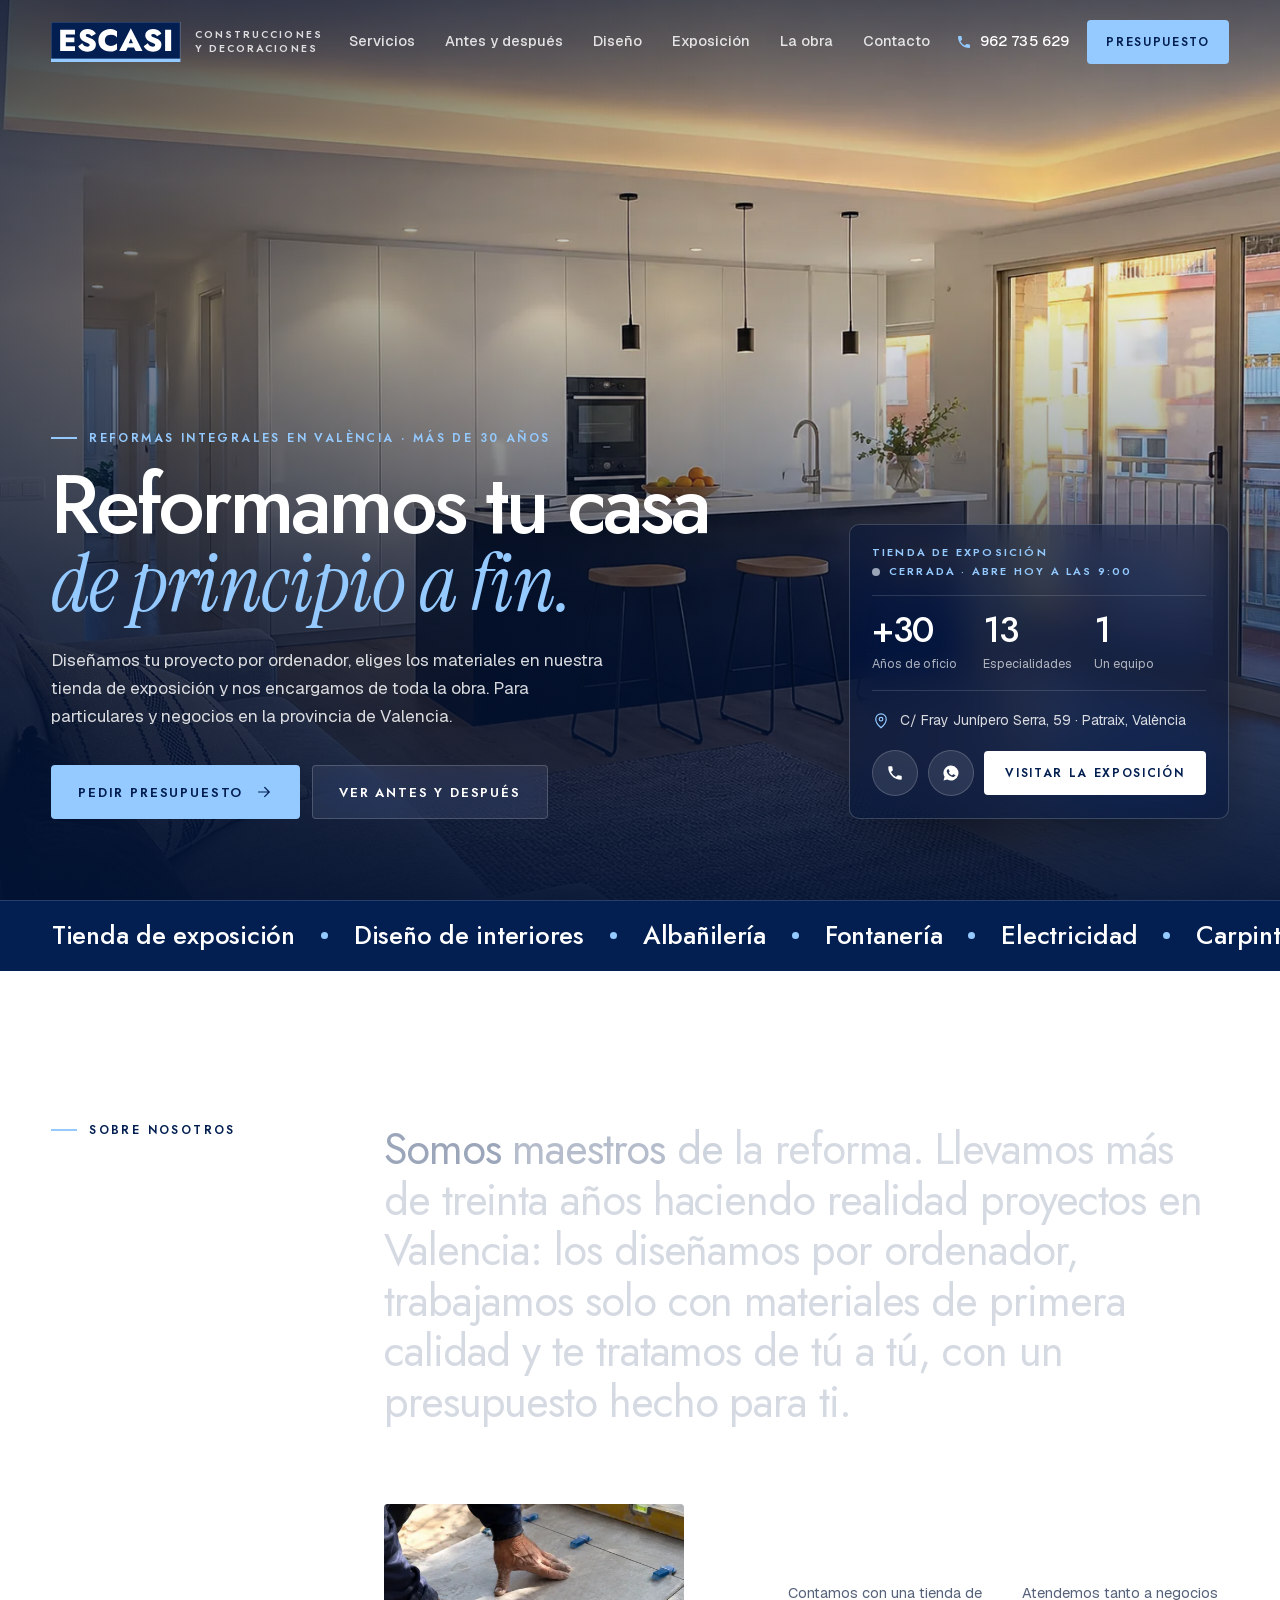
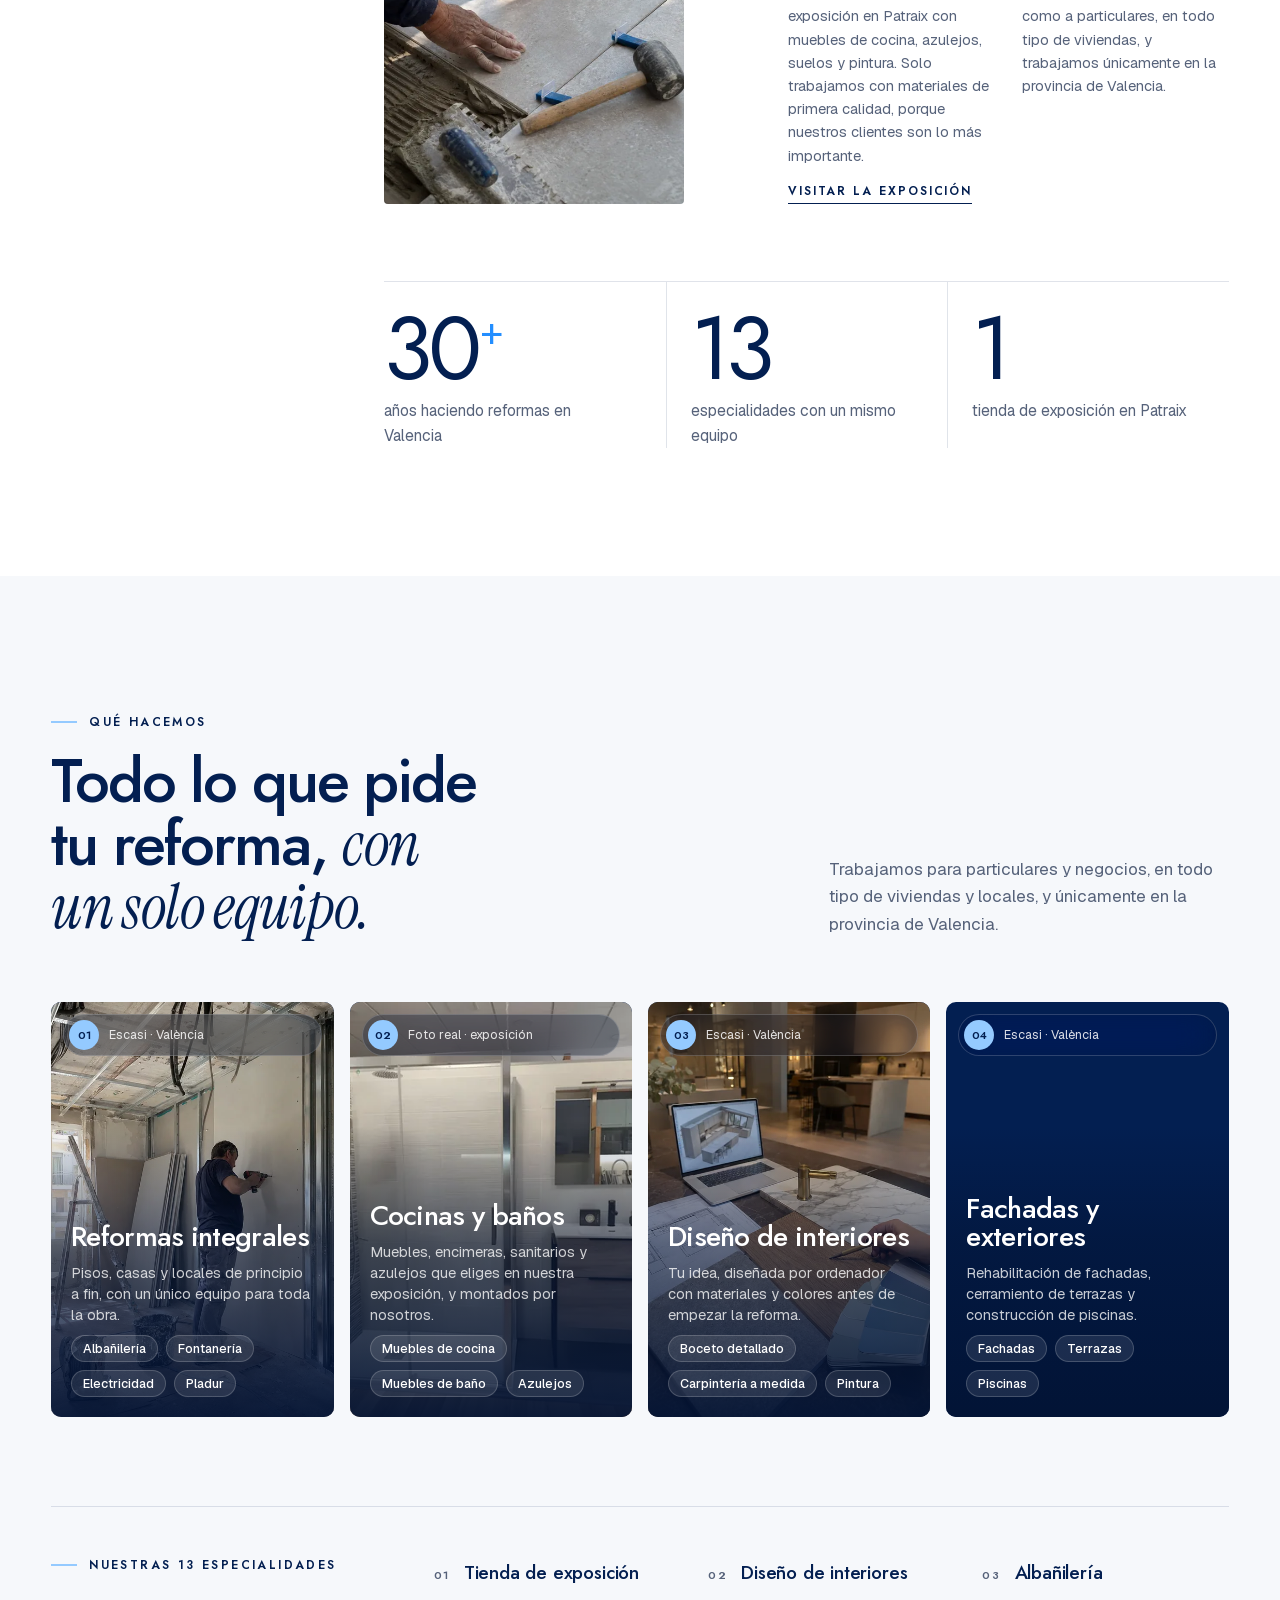
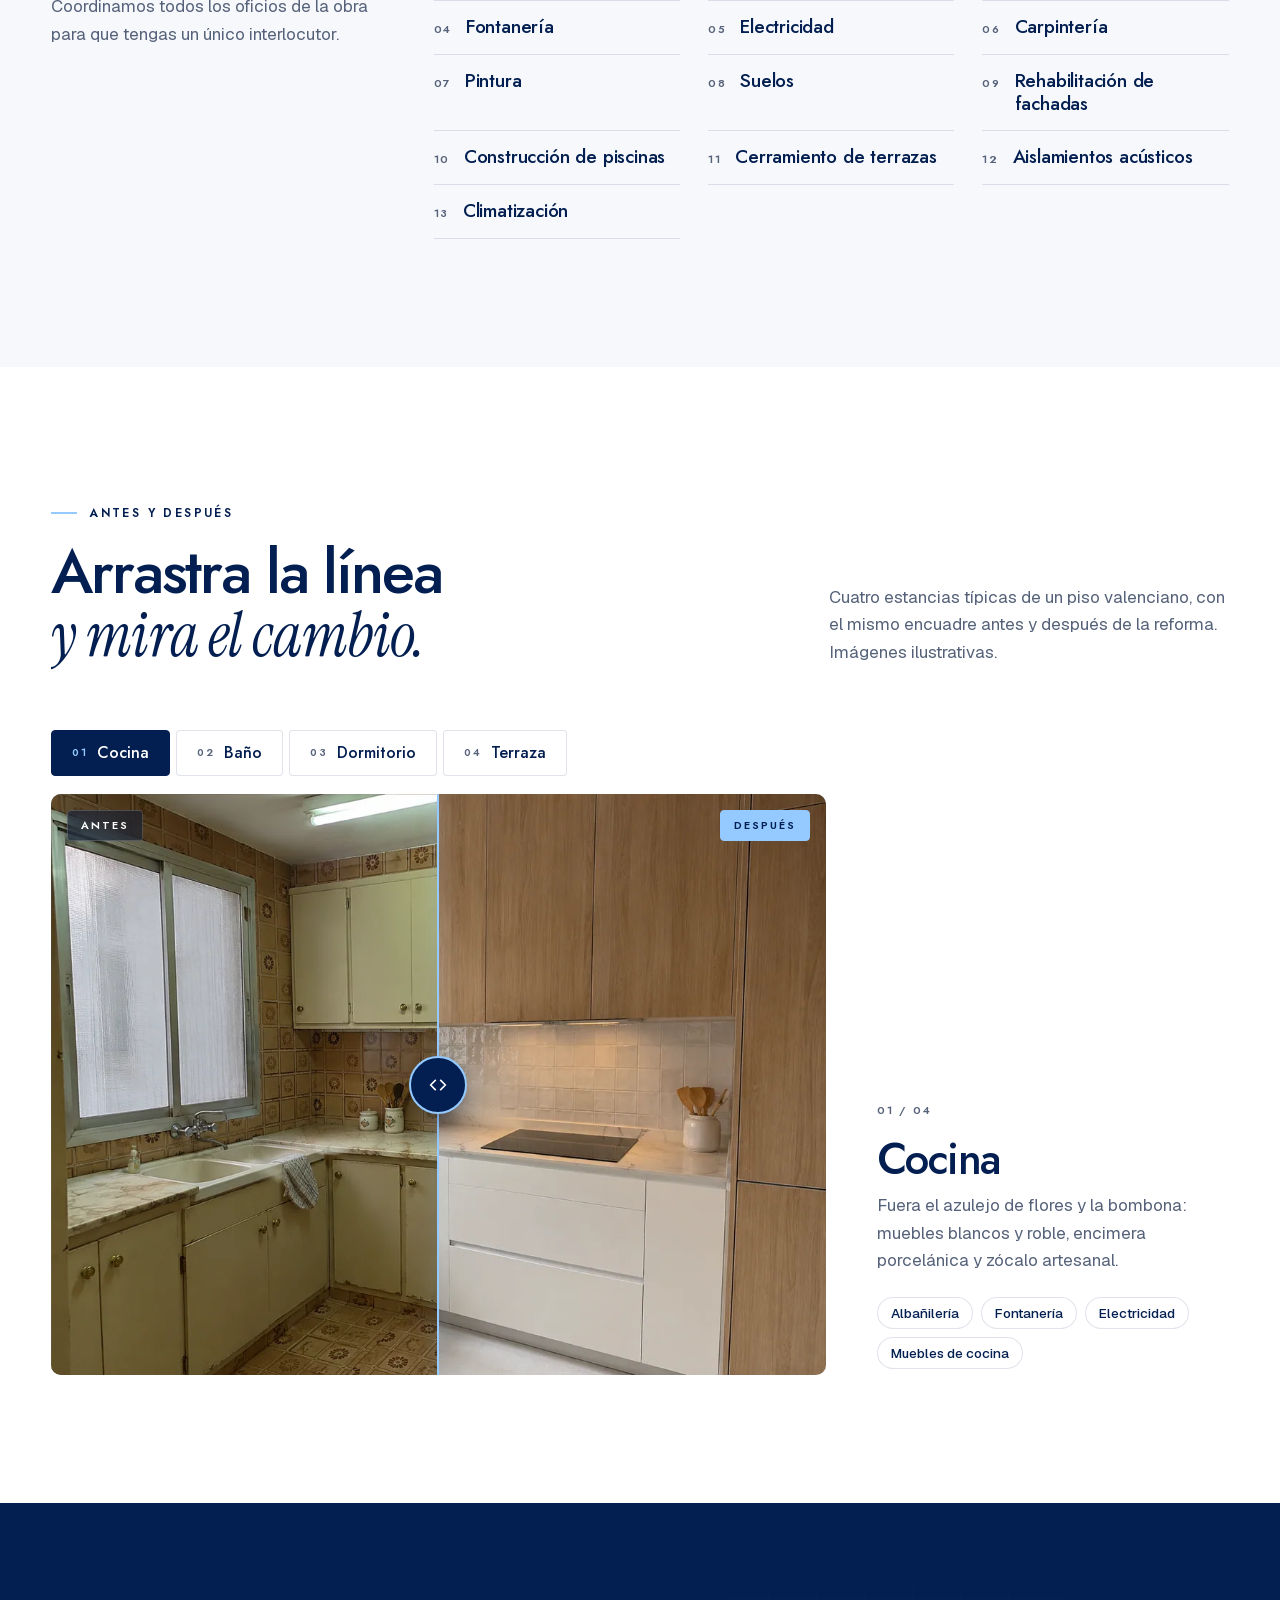
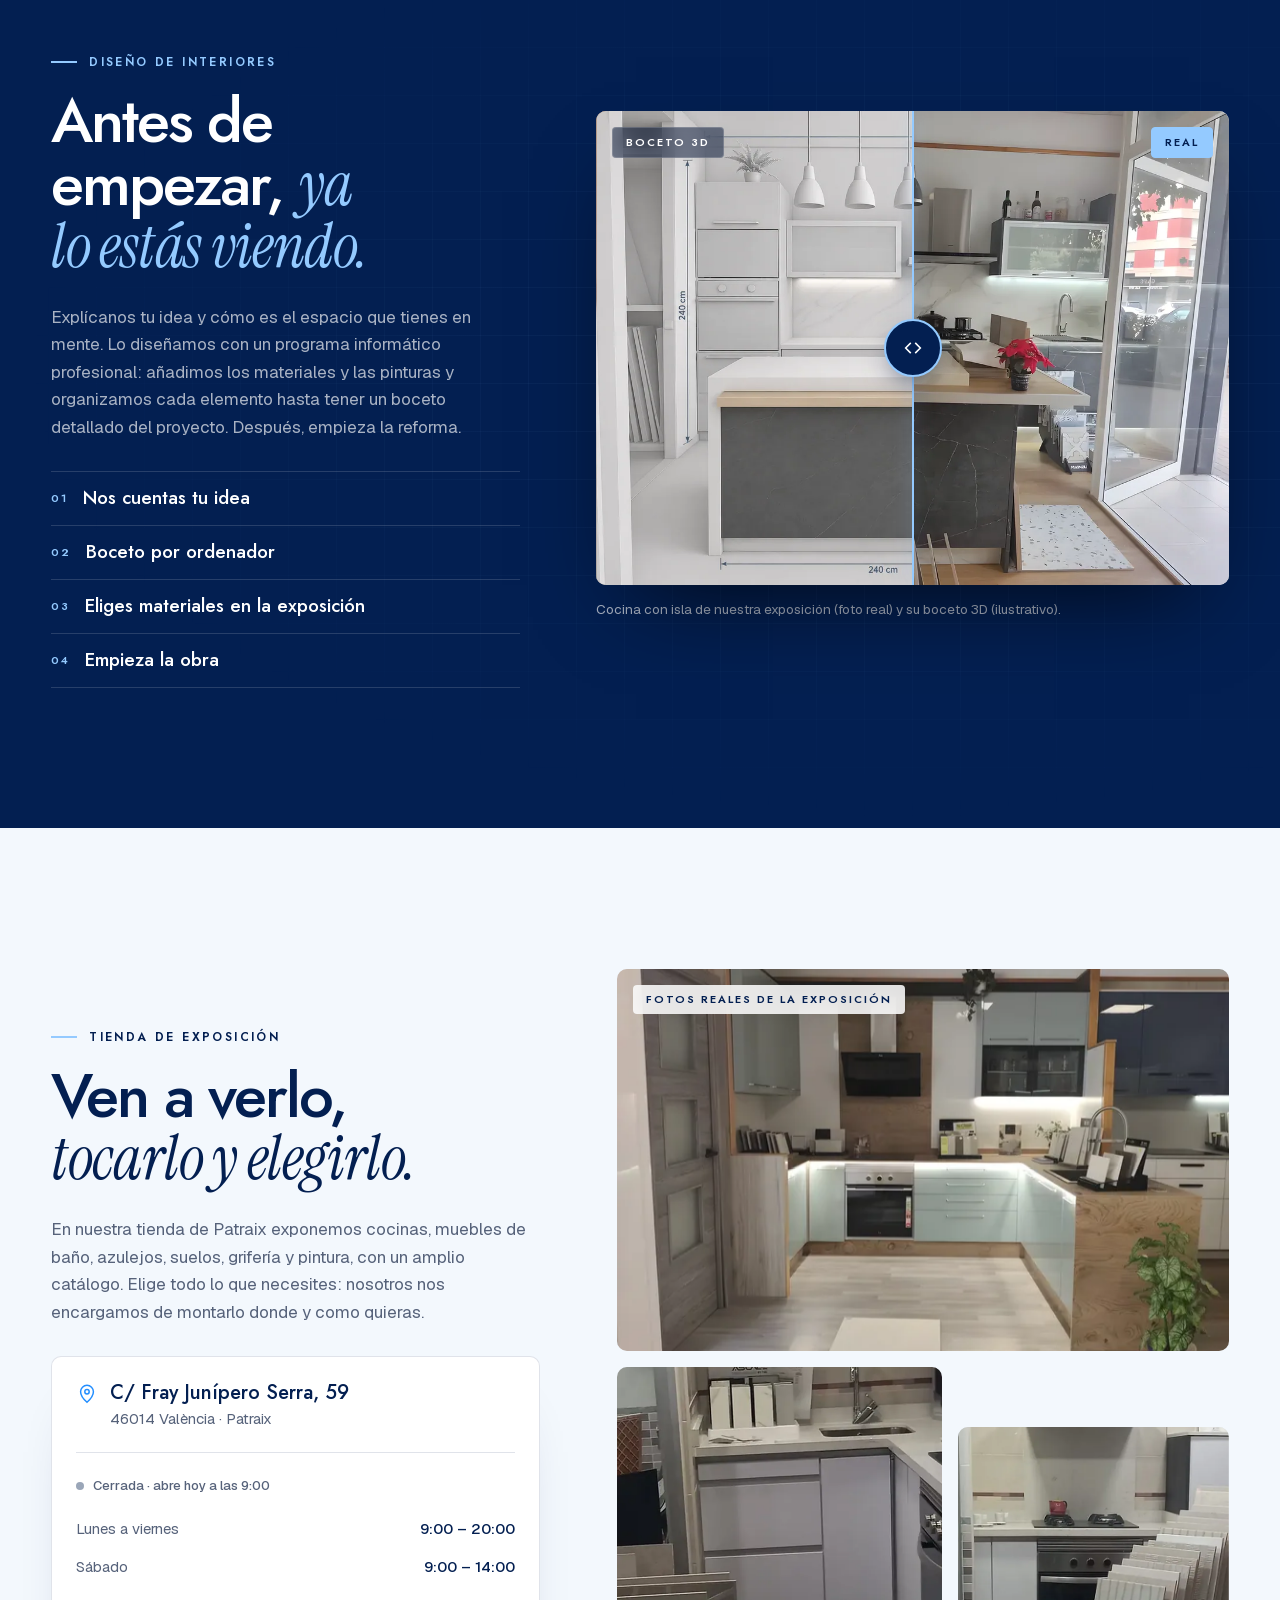
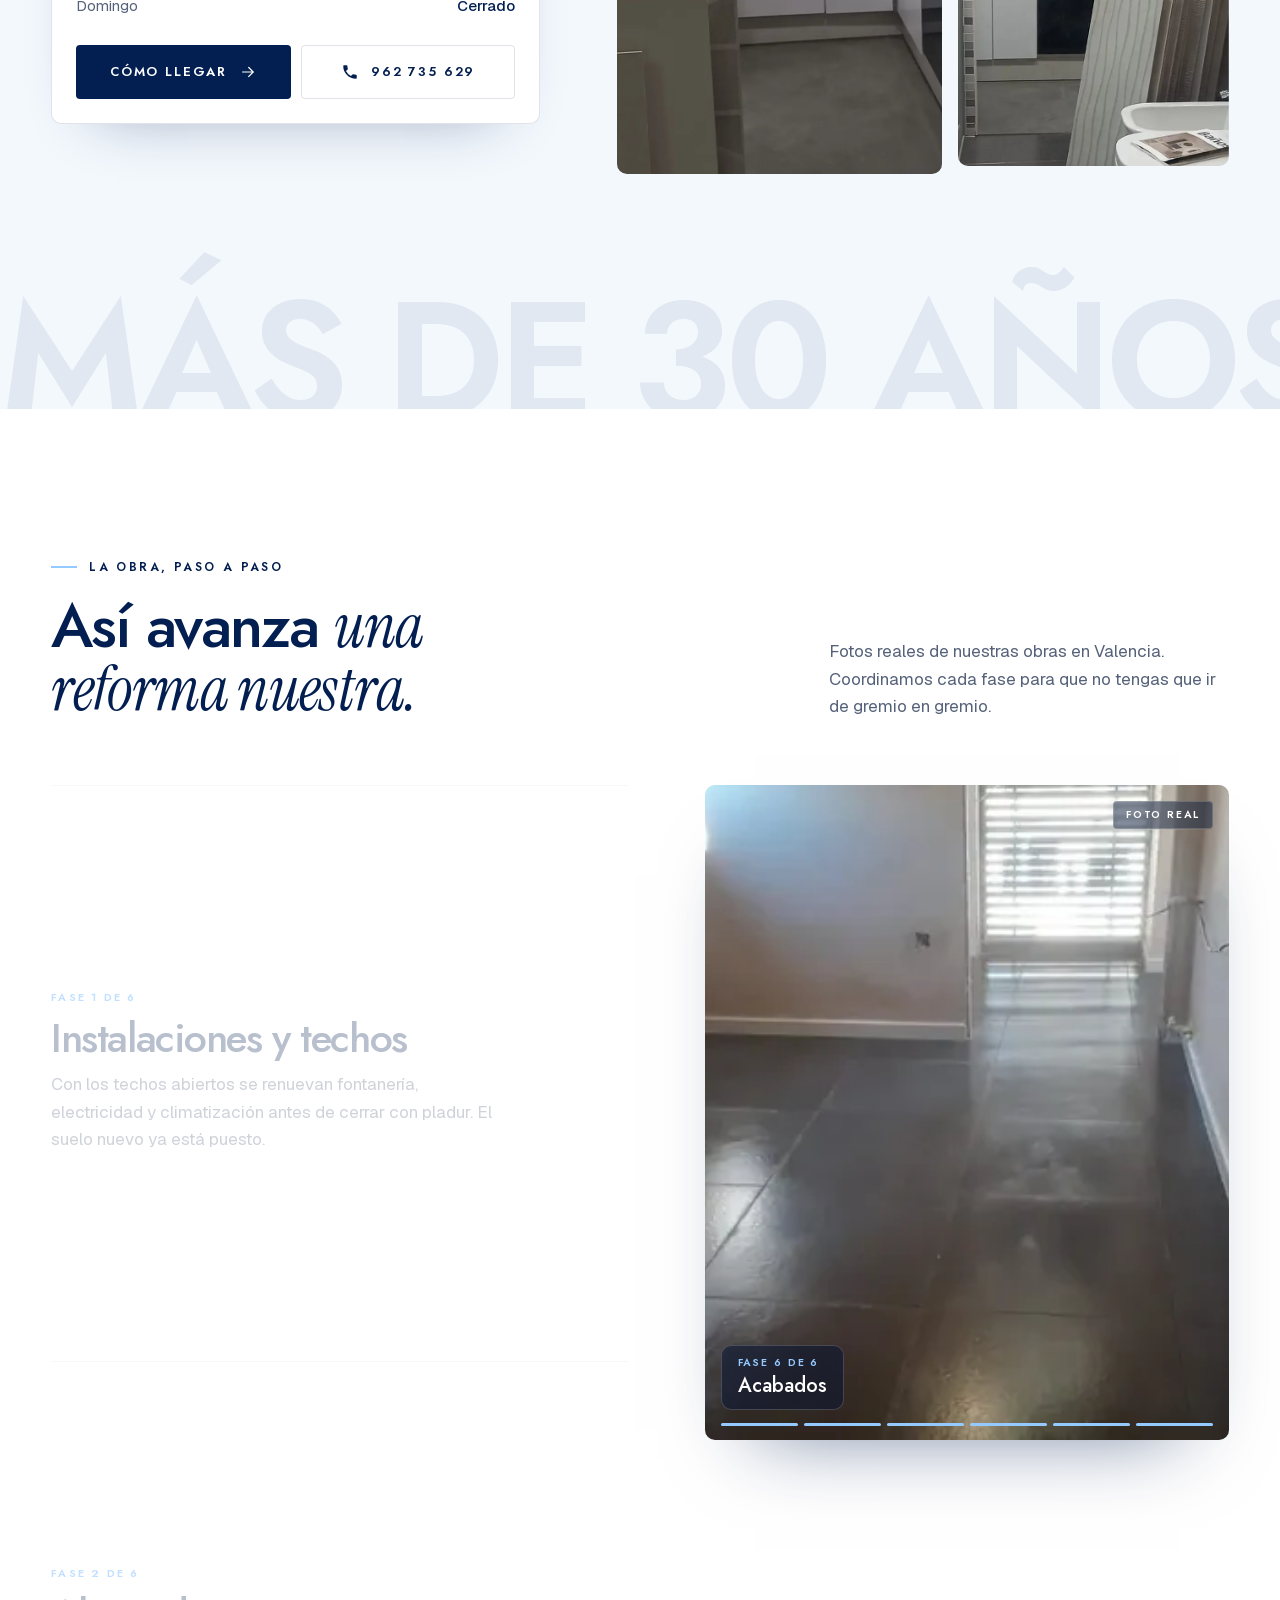
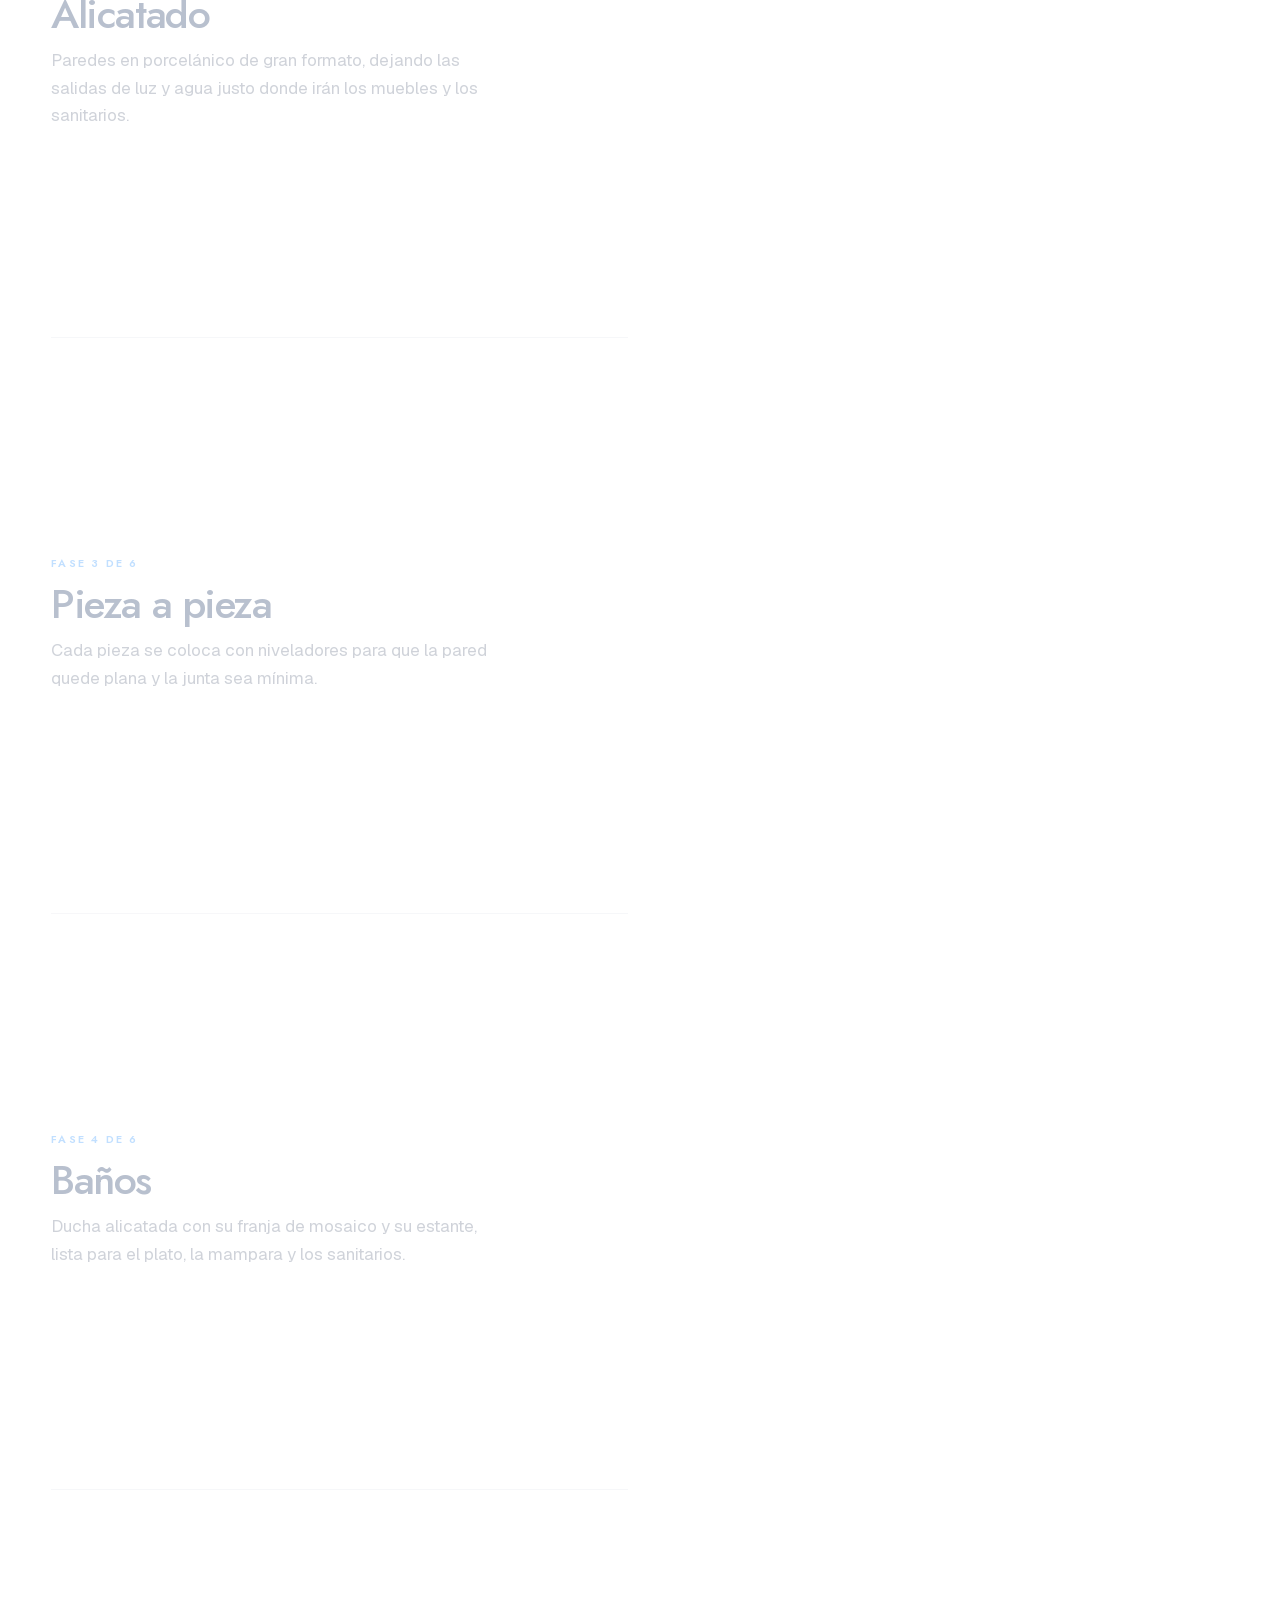
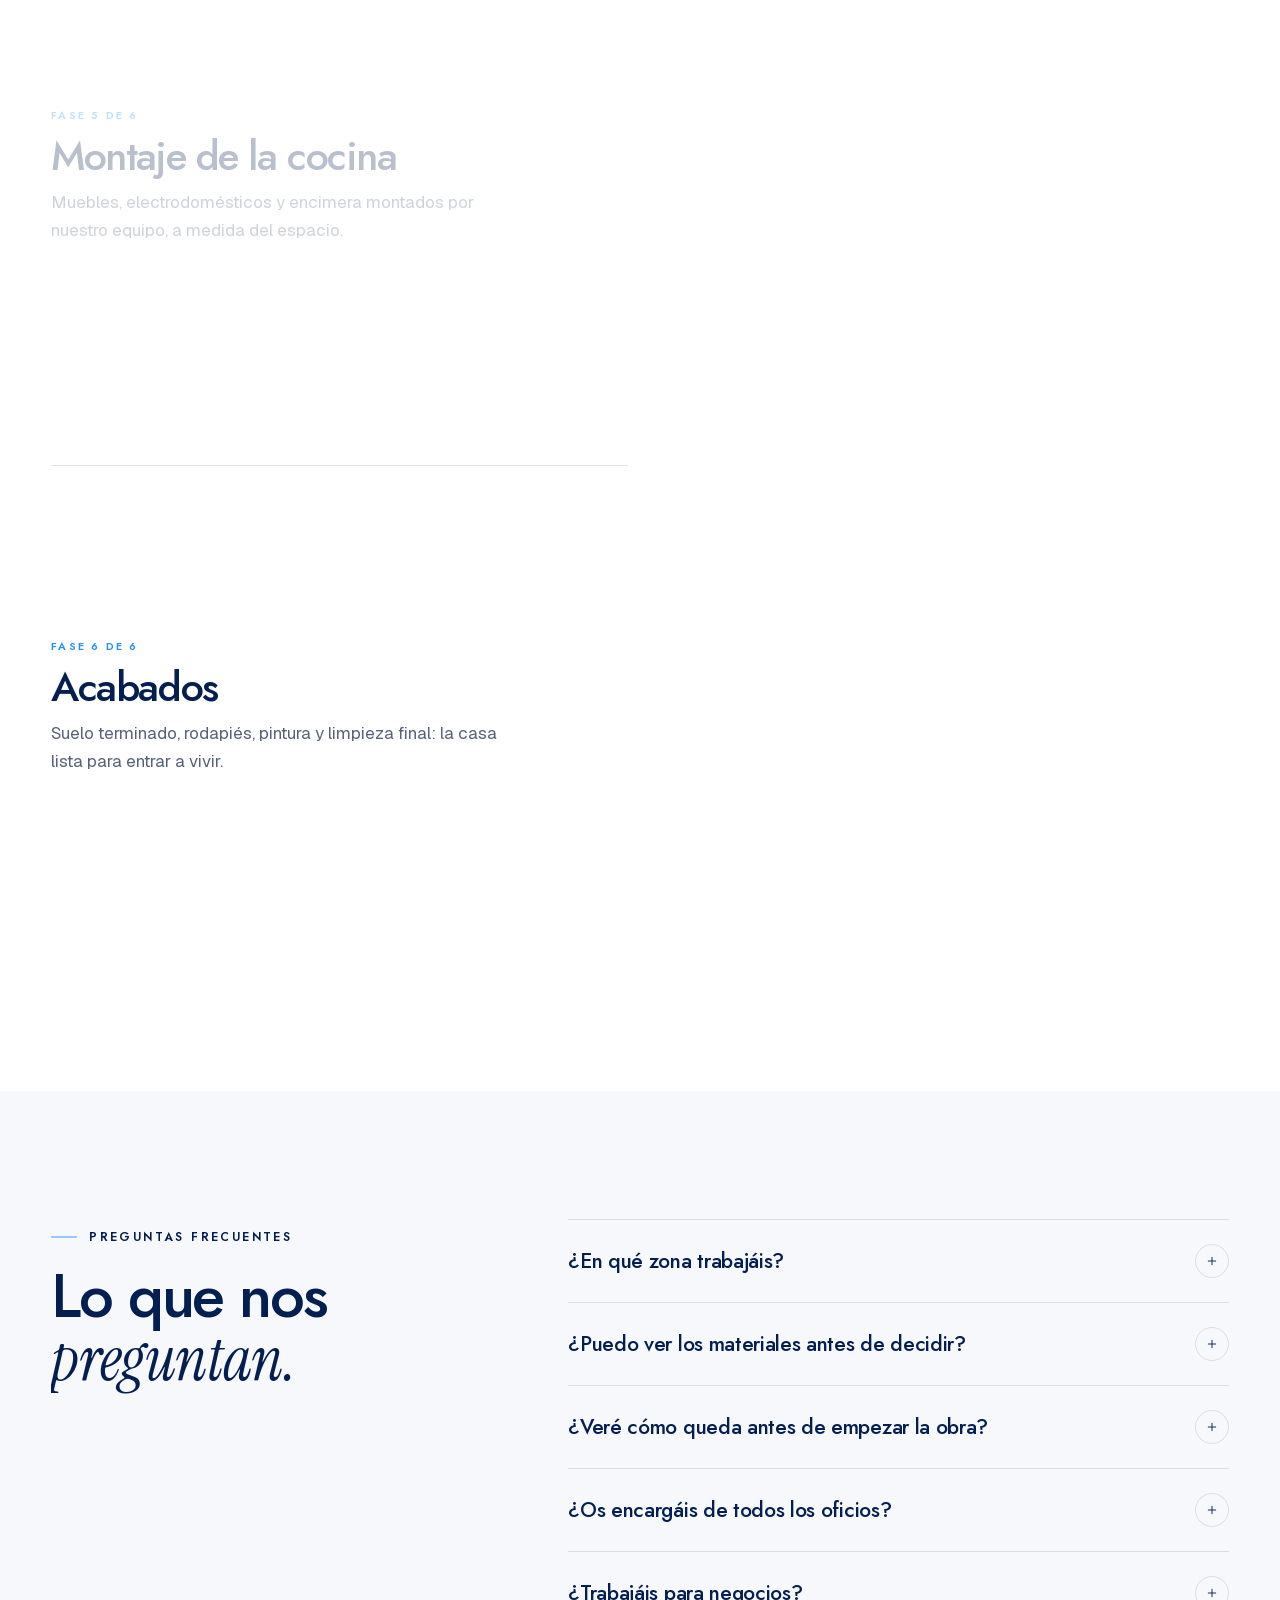
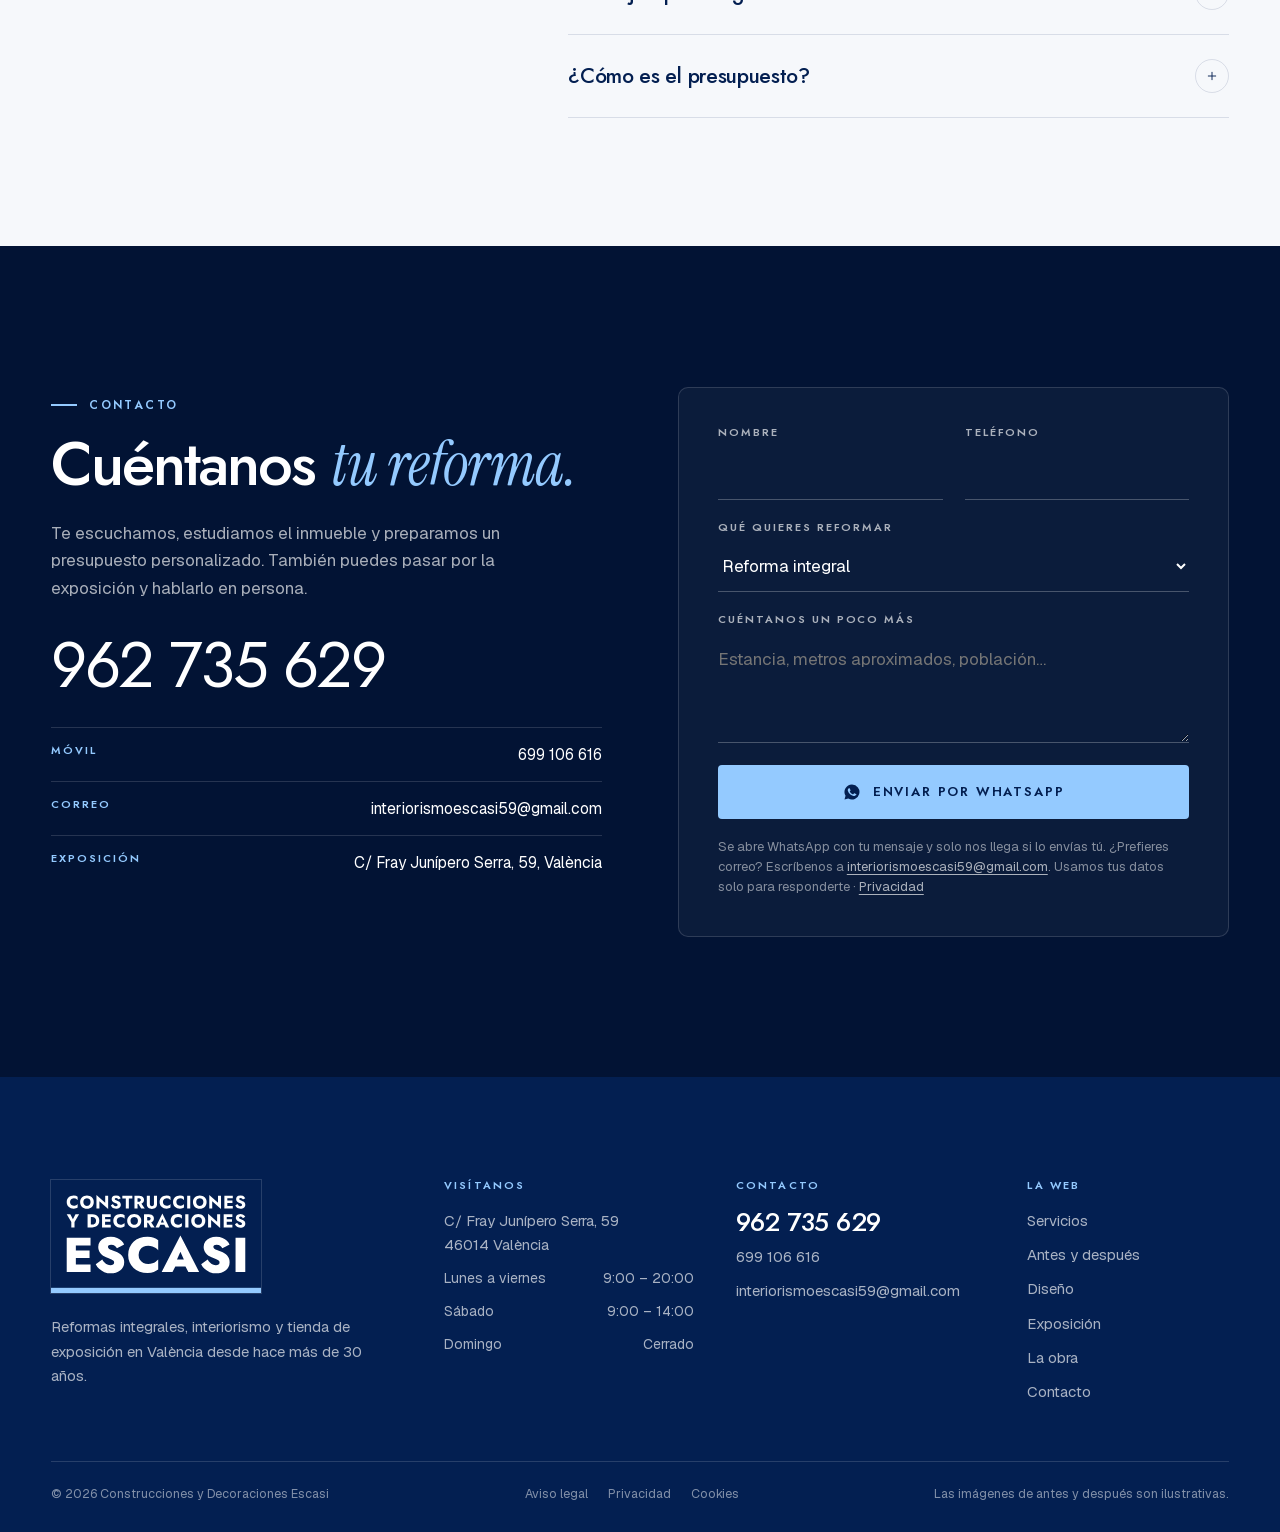
<file: index.html>
<!doctype html>
<html lang="es">
<head>
<meta charset="utf-8">
<meta name="viewport" content="width=device-width, initial-scale=1, viewport-fit=cover">
<title>Reformas integrales en Valencia | Construcciones y Decoraciones Escasi</title>
<meta name="description" content="Reformas integrales, cocinas, baños y diseño de interiores en Valencia. Más de 30 años de experiencia y tienda de exposición en Patraix. Tel. 962 735 629.">
<link rel="canonical" href="https://nocodya-hue.github.io/escasi/">
<meta name="theme-color" content="#031F51">
<meta property="og:type" content="website"><meta property="og:locale" content="es_ES"><meta property="og:title" content="Reformas integrales en Valencia | Construcciones y Decoraciones Escasi"><meta property="og:description" content="Reformas integrales, cocinas, baños y diseño de interiores en Valencia. Más de 30 años de experiencia y tienda de exposición en Patraix. Tel. 962 735 629."><meta property="og:url" content="https://nocodya-hue.github.io/escasi/"><meta property="og:image" content="https://nocodya-hue.github.io/escasi/media/img/hero-despues-1600.webp">
<link rel="icon" href="favicon.svg" type="image/svg+xml">
<link rel="preload" as="font" href="fonts/jost-var.woff2" type="font/woff2" crossorigin>
<link rel="preload" as="font" href="fonts/geist-var.woff2" type="font/woff2" crossorigin>
<link rel="preload" as="image" imagesrcset="media/img/hero-despues-640.webp 640w, media/img/hero-despues-1080.webp 1080w, media/img/hero-despues-1600.webp 1600w, media/img/hero-despues-2400.webp 2400w" imagesizes="100vw">
<script>document.documentElement.classList.add('js')</script>
<link rel="stylesheet" href="css/main.css?v=mvp7u1mr">
<script type="application/ld+json">{"@context":"https://schema.org","@type":"HomeAndConstructionBusiness","@id":"https://nocodya-hue.github.io/escasi/#negocio","name":"Construcciones y Decoraciones Escasi","alternateName":"Escasi","url":"https://nocodya-hue.github.io/escasi/","telephone":"+34962735629","email":"interiorismoescasi59@gmail.com","image":"https://nocodya-hue.github.io/escasi/media/img/hero-despues-1600.webp","logo":"https://nocodya-hue.github.io/escasi/media/logo-escasi.svg","description":"Empresa de reformas integrales y diseño de interiores en València con más de 30 años de experiencia y tienda de exposición de cocinas, baños, azulejos y suelos.","address":{"@type":"PostalAddress","streetAddress":"C/ Fray Junípero Serra, 59","postalCode":"46014","addressLocality":"València","addressRegion":"Valencia","addressCountry":"ES"},"geo":{"@type":"GeoCoordinates","latitude":39.4615867,"longitude":-0.4009639},"openingHoursSpecification":[{"@type":"OpeningHoursSpecification","dayOfWeek":"Monday","opens":"09:00","closes":"20:00"},{"@type":"OpeningHoursSpecification","dayOfWeek":"Tuesday","opens":"09:00","closes":"20:00"},{"@type":"OpeningHoursSpecification","dayOfWeek":"Wednesday","opens":"09:00","closes":"20:00"},{"@type":"OpeningHoursSpecification","dayOfWeek":"Thursday","opens":"09:00","closes":"20:00"},{"@type":"OpeningHoursSpecification","dayOfWeek":"Friday","opens":"09:00","closes":"20:00"},{"@type":"OpeningHoursSpecification","dayOfWeek":"Saturday","opens":"09:00","closes":"14:00"}],"areaServed":{"@type":"AdministrativeArea","name":"Provincia de Valencia"},"makesOffer":[{"@type":"Offer","itemOffered":{"@type":"Service","name":"Tienda de exposición"}},{"@type":"Offer","itemOffered":{"@type":"Service","name":"Diseño de interiores"}},{"@type":"Offer","itemOffered":{"@type":"Service","name":"Albañilería"}},{"@type":"Offer","itemOffered":{"@type":"Service","name":"Fontanería"}},{"@type":"Offer","itemOffered":{"@type":"Service","name":"Electricidad"}},{"@type":"Offer","itemOffered":{"@type":"Service","name":"Carpintería"}},{"@type":"Offer","itemOffered":{"@type":"Service","name":"Pintura"}},{"@type":"Offer","itemOffered":{"@type":"Service","name":"Suelos"}},{"@type":"Offer","itemOffered":{"@type":"Service","name":"Rehabilitación de fachadas"}},{"@type":"Offer","itemOffered":{"@type":"Service","name":"Construcción de piscinas"}},{"@type":"Offer","itemOffered":{"@type":"Service","name":"Cerramiento de terrazas"}},{"@type":"Offer","itemOffered":{"@type":"Service","name":"Aislamientos acústicos"}},{"@type":"Offer","itemOffered":{"@type":"Service","name":"Climatización"}}]}</script>
<script type="application/ld+json">{"@context":"https://schema.org","@type":"FAQPage","mainEntity":[{"@type":"Question","name":"¿En qué zona trabajáis?","acceptedAnswer":{"@type":"Answer","text":"En Valencia ciudad y en toda la provincia de Valencia. Solo trabajamos dentro de la provincia."}},{"@type":"Question","name":"¿Puedo ver los materiales antes de decidir?","acceptedAnswer":{"@type":"Answer","text":"Sí. En nuestra tienda de exposición de la calle Fray Junípero Serra, 59 tienes muebles de cocina y de baño, azulejos, suelos, grifería y pintura. Eliges lo que quieres y nosotros lo montamos donde y como quieras."}},{"@type":"Question","name":"¿Veré cómo queda antes de empezar la obra?","acceptedAnswer":{"@type":"Answer","text":"Sí. Diseñamos tu proyecto con un programa informático profesional: distribución, materiales y pinturas en un boceto detallado. Después de esa fase empieza la reforma."}},{"@type":"Question","name":"¿Os encargáis de todos los oficios?","acceptedAnswer":{"@type":"Answer","text":"Sí. Albañilería, fontanería, electricidad, carpintería, pintura, suelos, climatización y aislamiento: coordinamos todas las fases para que tengas un único equipo."}},{"@type":"Question","name":"¿Trabajáis para negocios?","acceptedAnswer":{"@type":"Answer","text":"Sí, para negocios y particulares, en todo tipo de viviendas y locales."}},{"@type":"Question","name":"¿Cómo es el presupuesto?","acceptedAnswer":{"@type":"Answer","text":"Personalizado: estudiamos el inmueble, escuchamos lo que quieres hacer y preparamos una propuesta adaptada a su estado, al uso del espacio y a tu presupuesto."}}]}</script>
</head>
<body>
<a class="saltar" href="#contenido">Saltar al contenido</a>
<header class="cab" data-cab>
  <a class="cab__marca" href="./" aria-label="Construcciones y Decoraciones Escasi, inicio"><svg class="logo cab__logo" viewBox="0 0 4235 1310" role="img" aria-label="">
<rect class="logo__caja" width="4235" height="1310"/><rect class="logo__franja" y="1200" width="4235" height="110"/>
<path class="logo__letra" transform="translate(228.1 950)" d="M203.7 0H556.7V-156.7H203.7ZM203.7 -543.3H556.7V-700H203.7ZM203.7 -287.5H536.7V-440.2H203.7ZM71.9 -700V0H257.8V-700ZM795.1 -255.6 662.5 -159.5Q686.4 -107.9 731.3 -65.4Q776.3 -22.9 837.7 1.6Q899.1 26.1 970.7 26.1Q1022.3 26.1 1070.9 11.3Q1119.5 -3.5 1158.1 -31.9Q1196.7 -60.3 1219.4 -103.4Q1242.2 -146.4 1242.2 -202.1Q1242.2 -244.5 1229.2 -278.1Q1216.2 -311.8 1192.1 -338.4Q1168.1 -364.9 1135.5 -384.5Q1102.8 -404.1 1063.5 -418.2Q1018.7 -434.3 984.4 -447.8Q950.1 -461.2 930.7 -476.8Q911.2 -492.4 911.2 -515Q911.2 -535.3 927.9 -547Q944.7 -558.8 974.2 -558.8Q997.5 -558.8 1019.1 -550Q1040.7 -541.3 1060.3 -524.8Q1079.9 -508.3 1095.4 -483.1L1241 -563.8Q1222.4 -600 1187.1 -635.5Q1151.9 -671 1098.1 -694.6Q1044.3 -718.1 969.5 -718.1Q899.2 -718.1 841.1 -694.2Q783 -670.3 748.1 -624.4Q713.3 -578.6 713.3 -512.9Q713.3 -460.8 732.6 -423Q751.9 -385.1 781.3 -359Q810.7 -332.9 843.1 -316.4Q875.5 -299.8 900.7 -290Q954.4 -269.6 983.9 -255.7Q1013.3 -241.8 1025.2 -228.4Q1037.1 -214.9 1037.1 -194.5Q1037.1 -166.7 1016 -152.3Q994.9 -137.8 963.2 -137.8Q930 -137.8 899.1 -151.8Q868.1 -165.7 842 -192.5Q815.9 -219.2 795.1 -255.6ZM1535.6 -350Q1535.6 -409.4 1562.4 -450.7Q1589.2 -492 1633.3 -513.3Q1677.4 -534.6 1730.2 -534.6Q1780.2 -534.6 1817.3 -522Q1854.4 -509.4 1883.1 -488.7Q1911.9 -468.1 1934.2 -445.1V-649.1Q1892.7 -680.1 1843.5 -699.1Q1794.3 -718.1 1717.3 -718.1Q1629.8 -718.1 1557 -692Q1484.2 -665.9 1432.2 -617Q1380.2 -568.1 1351.5 -500.5Q1322.9 -432.8 1322.9 -350Q1322.9 -267.2 1351.5 -199.5Q1380.2 -131.9 1432.2 -83Q1484.2 -34.1 1557 -8Q1629.8 18.1 1717.3 18.1Q1794.3 18.1 1843.5 -1.3Q1892.7 -20.7 1934.2 -50.9V-254.9Q1911.9 -231.9 1883.1 -211.7Q1854.4 -191.4 1817.3 -178.4Q1780.2 -165.4 1730.2 -165.4Q1677.4 -165.4 1633.3 -186.7Q1589.2 -208 1562.4 -249.4Q1535.6 -290.8 1535.6 -350ZM2203.4 -113.1H2573.4L2567.6 -256.1H2209.2ZM2386.4 -412.9 2479 -202.7 2468.4 -152.8 2547.8 0H2767.9L2386.4 -747.1L2004.9 0H2225L2306.4 -159.6L2294.3 -203.5ZM2941.1 -255.6 2808.5 -159.5Q2832.4 -107.9 2877.3 -65.4Q2922.3 -22.9 2983.7 1.6Q3045.1 26.1 3116.7 26.1Q3168.3 26.1 3216.9 11.3Q3265.5 -3.5 3304.1 -31.9Q3342.7 -60.3 3365.4 -103.4Q3388.2 -146.4 3388.2 -202.1Q3388.2 -244.5 3375.2 -278.1Q3362.2 -311.8 3338.1 -338.4Q3314.1 -364.9 3281.5 -384.5Q3248.8 -404.1 3209.5 -418.2Q3164.7 -434.3 3130.4 -447.8Q3096.1 -461.2 3076.7 -476.8Q3057.2 -492.4 3057.2 -515Q3057.2 -535.3 3073.9 -547Q3090.7 -558.8 3120.2 -558.8Q3143.5 -558.8 3165.1 -550Q3186.7 -541.3 3206.3 -524.8Q3225.9 -508.3 3241.4 -483.1L3387 -563.8Q3368.4 -600 3333.1 -635.5Q3297.9 -671 3244.1 -694.6Q3190.3 -718.1 3115.5 -718.1Q3045.2 -718.1 2987.1 -694.2Q2929 -670.3 2894.1 -624.4Q2859.3 -578.6 2859.3 -512.9Q2859.3 -460.8 2878.6 -423Q2897.9 -385.1 2927.3 -359Q2956.7 -332.9 2989.1 -316.4Q3021.5 -299.8 3046.7 -290Q3100.4 -269.6 3129.9 -255.7Q3159.3 -241.8 3171.2 -228.4Q3183.1 -214.9 3183.1 -194.5Q3183.1 -166.7 3162 -152.3Q3140.9 -137.8 3109.2 -137.8Q3076 -137.8 3045.1 -151.8Q3014.1 -165.7 2988 -192.5Q2961.9 -219.2 2941.1 -255.6ZM3508.9 -700V0H3706.9V-700Z"/>
</svg><span class="cab__sub" aria-hidden="true">Construcciones<br>y decoraciones</span></a>
  <nav class="cab__nav" aria-label="Principal"><a href="#servicios">Servicios</a><a href="#antes-despues">Antes y después</a><a href="#diseno">Diseño</a><a href="#exposicion">Exposición</a><a href="#obra">La obra</a><a href="#contacto">Contacto</a></nav>
  <div class="cab__acc">
    <a class="cab__tel" href="tel:+34962735629"><svg viewBox="0 0 24 24" aria-hidden="true"><path d="M6.6 10.8a15 15 0 0 0 6.6 6.6l2.2-2.2c.3-.3.7-.4 1-.2 1.1.4 2.3.6 3.6.6.6 0 1 .4 1 1V20c0 .6-.4 1-1 1A17 17 0 0 1 3 4c0-.6.4-1 1-1h3.5c.6 0 1 .4 1 1 0 1.3.2 2.5.6 3.6.1.3 0 .7-.2 1z" fill="currentColor"/></svg><span>962 735 629</span></a>
    <a class="btn btn--cielo btn--peq" href="#contacto"><span>Presupuesto</span></a>
    <button class="cab__menu" type="button" aria-expanded="false" aria-controls="menu" aria-label="Abrir menú" data-menu><span></span><span></span></button>
  </div>
</header>
<div class="menu" id="menu" data-menu-panel hidden>
  <nav aria-label="Menú"><a href="#servicios"><i>01</i>Servicios</a><a href="#antes-despues"><i>02</i>Antes y después</a><a href="#diseno"><i>03</i>Diseño</a><a href="#exposicion"><i>04</i>Exposición</a><a href="#obra"><i>05</i>La obra</a><a href="#contacto"><i>06</i>Contacto</a></nav>
  <div class="menu__pie"><span class="estado estado--claro" data-estado data-horario='{"0":[],"1":[["09:00","20:00"]],"2":[["09:00","20:00"]],"3":[["09:00","20:00"]],"4":[["09:00","20:00"]],"5":[["09:00","20:00"]],"6":[["09:00","14:00"]]}'><i></i><span data-estado-txt>L–V 9:00–20:00 · S 9:00–14:00</span></span><a class="btn btn--cielo btn--ancho" href="tel:+34962735629"><svg viewBox="0 0 24 24" aria-hidden="true"><path d="M6.6 10.8a15 15 0 0 0 6.6 6.6l2.2-2.2c.3-.3.7-.4 1-.2 1.1.4 2.3.6 3.6.6.6 0 1 .4 1 1V20c0 .6-.4 1-1 1A17 17 0 0 1 3 4c0-.6.4-1 1-1h3.5c.6 0 1 .4 1 1 0 1.3.2 2.5.6 3.6.1.3 0 .7-.2 1z" fill="currentColor"/></svg><span>Llamar al 962 735 629</span></a></div>
</div>
<main id="contenido">
<section class="hero" id="inicio" data-hero>
  <div class="hero__pin">
    <div class="hero__fotos" data-hero-fotos>
      <div class="hero__capa"><img src="media/img/hero-despues-1080.webp" srcset="media/img/hero-despues-640.webp 640w, media/img/hero-despues-1080.webp 1080w, media/img/hero-despues-1600.webp 1600w, media/img/hero-despues-2400.webp 2400w" sizes="100vw" alt="Salón-cocina de un piso de los años 70 en València reformado, con isla azul marino y techo de pladur con luz indirecta (imagen ilustrativa)" loading="eager" decoding="async" fetchpriority="high"></div>
    </div>
    <div class="hero__velo" aria-hidden="true"></div>
    <div class="env hero__cont">
      <div class="hero__txt">
        <p class="etq etq--claro">Reformas integrales en València · más de 30 años</p>
        <h1 class="hero__tit" data-split>Reformamos tu casa<br class="br-esc"> <em>de principio a fin.</em></h1>
        <p class="hero__entrada">Diseñamos tu proyecto por ordenador, eliges los materiales en nuestra tienda de exposición y nos encargamos de toda la obra. Para particulares y negocios en la provincia de Valencia.</p>
        <div class="hero__cta"><a class="btn btn--cielo" href="#contacto"><span>Pedir presupuesto</span><svg viewBox="0 0 24 24" aria-hidden="true"><path d="M5 12h14M13 6l6 6-6 6" fill="none" stroke="currentColor" stroke-width="1.6" stroke-linecap="square"/></svg></a><a class="btn btn--vidrio vidrio" href="#antes-despues"><span>Ver antes y después</span></a></div>
      </div>
      <aside class="ficha vidrio" aria-label="Escasi en resumen">
        <div class="ficha__cab"><span>Tienda de exposición</span><span class="estado estado--claro" data-estado data-horario='{"0":[],"1":[["09:00","20:00"]],"2":[["09:00","20:00"]],"3":[["09:00","20:00"]],"4":[["09:00","20:00"]],"5":[["09:00","20:00"]],"6":[["09:00","14:00"]]}'><i></i><span data-estado-txt>L–V 9:00–20:00 · S 9:00–14:00</span></span></div>
        <dl class="ficha__datos"><div><dt>Años de oficio</dt><dd>+30</dd></div><div><dt>Especialidades</dt><dd>13</dd></div><div><dt>Un equipo</dt><dd>1</dd></div></dl>
        <a class="ficha__dir" href="https://www.google.com/maps/search/?api=1&query=Calle%20Fray%20Jun%C3%ADpero%20Serra%2059%2C%2046014%20Val%C3%A8ncia" target="_blank" rel="noopener"><svg viewBox="0 0 24 24" aria-hidden="true"><path d="M12 21s7-6.2 7-11.5A7 7 0 0 0 5 9.5C5 14.8 12 21 12 21z" fill="none" stroke="currentColor" stroke-width="1.6"/><circle cx="12" cy="9.5" r="2.4" fill="none" stroke="currentColor" stroke-width="1.6"/></svg><span>C/ Fray Junípero Serra, 59 · Patraix, València</span></a>
        <div class="ficha__acc"><a class="redondo" href="tel:+34962735629" aria-label="Llamar al 962 735 629"><svg viewBox="0 0 24 24" aria-hidden="true"><path d="M6.6 10.8a15 15 0 0 0 6.6 6.6l2.2-2.2c.3-.3.7-.4 1-.2 1.1.4 2.3.6 3.6.6.6 0 1 .4 1 1V20c0 .6-.4 1-1 1A17 17 0 0 1 3 4c0-.6.4-1 1-1h3.5c.6 0 1 .4 1 1 0 1.3.2 2.5.6 3.6.1.3 0 .7-.2 1z" fill="currentColor"/></svg></a><a class="redondo" href="https://wa.me/34699106616?text=Hola%2C%20quiero%20pedir%20presupuesto%20para%20una%20reforma." target="_blank" rel="noopener" aria-label="Escribir por WhatsApp"><svg viewBox="0 0 24 24" aria-hidden="true"><path d="M12 2a10 10 0 0 0-8.6 15.1L2 22l5-1.3A10 10 0 1 0 12 2zm5.3 14.1c-.2.6-1.3 1.2-1.8 1.2-.5.1-1 .2-3.3-.7-2.8-1.1-4.5-3.9-4.7-4.1-.1-.2-1.1-1.5-1.1-2.8s.7-2 1-2.3c.2-.3.5-.3.7-.3h.5c.2 0 .4 0 .6.5l.8 2c.1.2.1.4 0 .5l-.3.5-.4.4c-.1.1-.3.3-.1.6.2.3.8 1.3 1.6 2.1 1.1 1 2 1.3 2.3 1.4.3.1.5.1.6-.1l.9-1.1c.2-.3.4-.2.7-.1l1.9.9c.3.1.5.2.5.3.1.2.1.7-.1 1.2z" fill="currentColor"/></svg></a><a class="btn btn--blanco btn--peq" href="#exposicion"><span>Visitar la exposición</span></a></div>
      </aside>
    </div>
  </div>
</section><div class="cinta" aria-hidden="true"><div class="cinta__pista"><span class="cinta__grupo"><span>Tienda de exposición</span><i></i><span>Diseño de interiores</span><i></i><span>Albañilería</span><i></i><span>Fontanería</span><i></i><span>Electricidad</span><i></i><span>Carpintería</span><i></i><span>Pintura</span><i></i><span>Suelos</span><i></i><span>Rehabilitación de fachadas</span><i></i><span>Construcción de piscinas</span><i></i><span>Cerramiento de terrazas</span><i></i><span>Aislamientos acústicos</span><i></i><span>Climatización</span><i></i></span><span class="cinta__grupo"><span>Tienda de exposición</span><i></i><span>Diseño de interiores</span><i></i><span>Albañilería</span><i></i><span>Fontanería</span><i></i><span>Electricidad</span><i></i><span>Carpintería</span><i></i><span>Pintura</span><i></i><span>Suelos</span><i></i><span>Rehabilitación de fachadas</span><i></i><span>Construcción de piscinas</span><i></i><span>Cerramiento de terrazas</span><i></i><span>Aislamientos acústicos</span><i></i><span>Climatización</span><i></i></span></div></div><section class="intro" id="nosotros">
  <div class="env intro__grid">
    <p class="etq">Sobre nosotros</p>
    <div>
      <p class="intro__txt" data-palabras>Somos maestros de la reforma. Llevamos más de treinta años haciendo realidad proyectos en Valencia: los diseñamos por ordenador, trabajamos solo con materiales de primera calidad y te tratamos de tú a tú, con un presupuesto hecho para ti.</p>
      <div class="intro__fila">
        <figure class="intro__foto" data-parallax-caja><img src="media/img/oficio-1080.webp" srcset="media/img/oficio-640.webp 640w, media/img/oficio-1080.webp 1080w" sizes="(max-width: 760px) 60vw, 300px" alt="Manos de un alicatador colocando porcelánico de gran formato con niveladores (imagen ilustrativa)" loading="lazy" decoding="async" class="parallax"></figure>
        <div class="intro__cols">
          <p>Contamos con una tienda de exposición en Patraix con muebles de cocina, azulejos, suelos y pintura. Solo trabajamos con materiales de primera calidad, porque nuestros clientes son lo más importante.</p>
          <p>Atendemos tanto a negocios como a particulares, en todo tipo de viviendas, y trabajamos únicamente en la provincia de Valencia.</p>
          <a class="enlace" href="#exposicion">Visitar la exposición</a>
        </div>
      </div>
      <ul class="cifras">
        <li><b><span data-cuenta="30">30</span><sup>+</sup></b><span>años haciendo reformas en Valencia</span></li>
        <li><b><span data-cuenta="13">13</span></b><span>especialidades con un mismo equipo</span></li>
        <li><b><span data-cuenta="1">1</span></b><span>tienda de exposición en Patraix</span></li>
      </ul>
    </div>
  </div>
</section><section class="servicios" id="servicios">
  <div class="env">
    <div class="cab-sec cab-sec--fila"><div><p class="etq">Qué hacemos</p><h2 class="tit" data-split>Todo lo que pide tu reforma, <em>con un solo equipo.</em></h2></div><p class="cab-sec__txt">Trabajamos para particulares y negocios, en todo tipo de viviendas y locales, y únicamente en la provincia de Valencia.</p></div>
    <div class="carrusel" data-carrusel>
      <div class="servicios__lista" data-carrusel-pista><article class="srv" data-revela>
      <span class="srv__img"><img src="media/img/srv-integrales-1080.webp" srcset="media/img/srv-integrales-640.webp 640w, media/img/srv-integrales-1080.webp 1080w" sizes="(max-width: 900px) 80vw, 25vw" alt="Operario colocando una placa de pladur en un piso en obra (imagen ilustrativa)" loading="lazy" decoding="async" class="srv__foto"></span>
      <span class="srv__barra vidrio"><i>01</i><span>Escasi · València</span></span>
      <span class="srv__txt"><h3>Reformas integrales</h3><span class="srv__baj">Pisos, casas y locales de principio a fin, con un único equipo para toda la obra.</span><span class="chips chips--claro"><span class="chip">Albañilería</span><span class="chip">Fontanería</span><span class="chip">Electricidad</span><span class="chip">Pladur</span></span></span>
    </article><article class="srv" data-revela>
      <span class="srv__img"><img src="media/img/g02-1080.webp" srcset="media/img/g02-640.webp 640w, media/img/g02-1080.webp 1080w, media/img/g02-1600.webp 1600w, media/img/g02-2400.webp 2400w" sizes="(max-width: 900px) 80vw, 25vw" alt="Baño expuesto en la tienda de Escasi: ducha con mampara y mueble de madera" loading="lazy" decoding="async" class="srv__foto"></span>
      <span class="srv__barra vidrio"><i>02</i><span>Foto real · exposición</span></span>
      <span class="srv__txt"><h3>Cocinas y baños</h3><span class="srv__baj">Muebles, encimeras, sanitarios y azulejos que eliges en nuestra exposición, y montados por nosotros.</span><span class="chips chips--claro"><span class="chip">Muebles de cocina</span><span class="chip">Muebles de baño</span><span class="chip">Azulejos</span></span></span>
    </article><article class="srv" data-revela>
      <span class="srv__img"><img src="media/img/srv-interiorismo-1080.webp" srcset="media/img/srv-interiorismo-640.webp 640w, media/img/srv-interiorismo-1080.webp 1080w" sizes="(max-width: 900px) 80vw, 25vw" alt="Mesa de diseño con muestras de porcelánico y madera y un plano en el portátil (imagen ilustrativa)" loading="lazy" decoding="async" class="srv__foto"></span>
      <span class="srv__barra vidrio"><i>03</i><span>Escasi · València</span></span>
      <span class="srv__txt"><h3>Diseño de interiores</h3><span class="srv__baj">Tu idea, diseñada por ordenador con materiales y colores antes de empezar la reforma.</span><span class="chips chips--claro"><span class="chip">Boceto detallado</span><span class="chip">Carpintería a medida</span><span class="chip">Pintura</span></span></span>
    </article><article class="srv" data-revela>
      <span class="srv__img"><img src="media/img/srv-exteriores-1080.webp" srcset="media/img/srv-exteriores-640.webp 640w, media/img/srv-exteriores-1080.webp 1080w" sizes="(max-width: 900px) 80vw, 25vw" alt="Fachada de un edificio valenciano recién rehabilitada (imagen ilustrativa)" loading="lazy" decoding="async" class="srv__foto"></span>
      <span class="srv__barra vidrio"><i>04</i><span>Escasi · València</span></span>
      <span class="srv__txt"><h3>Fachadas y exteriores</h3><span class="srv__baj">Rehabilitación de fachadas, cerramiento de terrazas y construcción de piscinas.</span><span class="chips chips--claro"><span class="chip">Fachadas</span><span class="chip">Terrazas</span><span class="chip">Piscinas</span></span></span>
    </article></div>
      <div class="carrusel__flechas"><button class="redondo redondo--linea" type="button" data-prev aria-label="Anterior"><svg viewBox="0 0 24 24" aria-hidden="true"><path d="M19 12H5M11 6l-6 6 6 6" fill="none" stroke="currentColor" stroke-width="1.6" stroke-linecap="square"/></svg></button><button class="redondo redondo--linea" type="button" data-next aria-label="Siguiente"><svg viewBox="0 0 24 24" aria-hidden="true"><path d="M5 12h14M13 6l6 6-6 6" fill="none" stroke="currentColor" stroke-width="1.6" stroke-linecap="square"/></svg></button></div>
    </div>
    <div class="oficios">
      <div class="oficios__cab"><p class="etq">Nuestras 13 especialidades</p><p>Coordinamos todos los oficios de la obra para que tengas un único interlocutor.</p></div>
      <ol class="oficios__lista"><li data-revela><span>01</span>Tienda de exposición</li><li data-revela><span>02</span>Diseño de interiores</li><li data-revela><span>03</span>Albañilería</li><li data-revela><span>04</span>Fontanería</li><li data-revela><span>05</span>Electricidad</li><li data-revela><span>06</span>Carpintería</li><li data-revela><span>07</span>Pintura</li><li data-revela><span>08</span>Suelos</li><li data-revela><span>09</span>Rehabilitación de fachadas</li><li data-revela><span>10</span>Construcción de piscinas</li><li data-revela><span>11</span>Cerramiento de terrazas</li><li data-revela><span>12</span>Aislamientos acústicos</li><li data-revela><span>13</span>Climatización</li></ol>
    </div>
  </div>
</section><section class="antes" id="antes-despues" data-visor>
  <div class="env">
    <div class="cab-sec cab-sec--fila"><div><p class="etq">Antes y después</p><h2 class="tit" data-split>Arrastra la línea <em>y mira el cambio.</em></h2></div><p class="cab-sec__txt">Cuatro estancias típicas de un piso valenciano, con el mismo encuadre antes y después de la reforma. Imágenes ilustrativas.</p></div>
    <div class="visor">
      <div class="visor__tabs" role="tablist" aria-label="Estancias"><button type="button" role="tab" id="tab-cocina" aria-controls="par-cocina" aria-selected="true" tabindex="0" data-tab="0"><i>01</i>Cocina</button><button type="button" role="tab" id="tab-bano" aria-controls="par-bano" aria-selected="false" tabindex="-1" data-tab="1"><i>02</i>Baño</button><button type="button" role="tab" id="tab-dormitorio" aria-controls="par-dormitorio" aria-selected="false" tabindex="-1" data-tab="2"><i>03</i>Dormitorio</button><button type="button" role="tab" id="tab-terraza" aria-controls="par-terraza" aria-selected="false" tabindex="-1" data-tab="3"><i>04</i>Terraza</button></div>
      <div class="visor__escena">
        <div class="visor__par es-activo" role="tabpanel" id="par-cocina" aria-labelledby="tab-cocina" data-par="0">
          <div class="comp " data-comp>
  <div class="comp__marco" style="--pos:50%;aspect-ratio:4 / 3">
    <img src="media/img/cocina-despues-1080.webp" srcset="media/img/cocina-despues-640.webp 640w, media/img/cocina-despues-1080.webp 1080w, media/img/cocina-despues-1600.webp 1600w" sizes="(max-width: 900px) 100vw, 64vw" alt="Cocina después de la reforma (imagen ilustrativa)" loading="lazy" decoding="async" class="comp__img">
    <div class="comp__a"><img src="media/img/cocina-antes-1080.webp" srcset="media/img/cocina-antes-640.webp 640w, media/img/cocina-antes-1080.webp 1080w, media/img/cocina-antes-1600.webp 1600w" sizes="(max-width: 900px) 100vw, 64vw" alt="Cocina antes de la reforma (imagen ilustrativa)" loading="lazy" decoding="async" class="comp__img"></div>
    <span class="comp__etq comp__etq--a">Antes</span><span class="comp__etq comp__etq--b">Después</span>
    <span class="comp__linea" aria-hidden="true"><span class="comp__tirador"><svg viewBox="0 0 24 24" aria-hidden="true"><path d="M9 7l-5 5 5 5M15 7l5 5-5 5" fill="none" stroke="currentColor" stroke-width="1.7" stroke-linecap="square"/></svg></span></span>
    <input class="comp__rango" type="range" min="0" max="100" value="50" aria-label="Comparar cocina antes y después">
  </div>
</div>
          <div class="visor__info"><span class="visor__n">01 / 04</span><h3>Cocina</h3><p>Fuera el azulejo de flores y la bombona: muebles blancos y roble, encimera porcelánica y zócalo artesanal.</p><ul class="chips"><li class="chip">Albañilería</li><li class="chip">Fontanería</li><li class="chip">Electricidad</li><li class="chip">Muebles de cocina</li></ul></div>
        </div><div class="visor__par" role="tabpanel" id="par-bano" aria-labelledby="tab-bano" data-par="1" hidden>
          <div class="comp " data-comp>
  <div class="comp__marco" style="--pos:50%;aspect-ratio:4 / 3">
    <img src="media/img/bano-despues-1080.webp" srcset="media/img/bano-despues-640.webp 640w, media/img/bano-despues-1080.webp 1080w, media/img/bano-despues-1600.webp 1600w" sizes="(max-width: 900px) 100vw, 64vw" alt="Baño después de la reforma (imagen ilustrativa)" loading="lazy" decoding="async" class="comp__img">
    <div class="comp__a"><img src="media/img/bano-antes-1080.webp" srcset="media/img/bano-antes-640.webp 640w, media/img/bano-antes-1080.webp 1080w, media/img/bano-antes-1600.webp 1600w" sizes="(max-width: 900px) 100vw, 64vw" alt="Baño antes de la reforma (imagen ilustrativa)" loading="lazy" decoding="async" class="comp__img"></div>
    <span class="comp__etq comp__etq--a">Antes</span><span class="comp__etq comp__etq--b">Después</span>
    <span class="comp__linea" aria-hidden="true"><span class="comp__tirador"><svg viewBox="0 0 24 24" aria-hidden="true"><path d="M9 7l-5 5 5 5M15 7l5 5-5 5" fill="none" stroke="currentColor" stroke-width="1.7" stroke-linecap="square"/></svg></span></span>
    <input class="comp__rango" type="range" min="0" max="100" value="50" aria-label="Comparar baño antes y después">
  </div>
</div>
          <div class="visor__info"><span class="visor__n">02 / 04</span><h3>Baño</h3><p>De la bañera rosa al plato de ducha enrasado, con porcelánico de gran formato y mueble suspendido.</p><ul class="chips"><li class="chip">Alicatado</li><li class="chip">Fontanería</li><li class="chip">Mampara</li><li class="chip">Mueble de baño</li></ul></div>
        </div><div class="visor__par" role="tabpanel" id="par-dormitorio" aria-labelledby="tab-dormitorio" data-par="2" hidden>
          <div class="comp " data-comp>
  <div class="comp__marco" style="--pos:50%;aspect-ratio:4 / 3">
    <img src="media/img/dormitorio-despues-1080.webp" srcset="media/img/dormitorio-despues-640.webp 640w, media/img/dormitorio-despues-1080.webp 1080w, media/img/dormitorio-despues-1600.webp 1600w" sizes="(max-width: 900px) 100vw, 64vw" alt="Dormitorio después de la reforma (imagen ilustrativa)" loading="lazy" decoding="async" class="comp__img">
    <div class="comp__a"><img src="media/img/dormitorio-antes-1080.webp" srcset="media/img/dormitorio-antes-640.webp 640w, media/img/dormitorio-antes-1080.webp 1080w, media/img/dormitorio-antes-1600.webp 1600w" sizes="(max-width: 900px) 100vw, 64vw" alt="Dormitorio antes de la reforma (imagen ilustrativa)" loading="lazy" decoding="async" class="comp__img"></div>
    <span class="comp__etq comp__etq--a">Antes</span><span class="comp__etq comp__etq--b">Después</span>
    <span class="comp__linea" aria-hidden="true"><span class="comp__tirador"><svg viewBox="0 0 24 24" aria-hidden="true"><path d="M9 7l-5 5 5 5M15 7l5 5-5 5" fill="none" stroke="currentColor" stroke-width="1.7" stroke-linecap="square"/></svg></span></span>
    <input class="comp__rango" type="range" min="0" max="100" value="50" aria-label="Comparar dormitorio antes y después">
  </div>
</div>
          <div class="visor__info"><span class="visor__n">03 / 04</span><h3>Dormitorio</h3><p>Suelo laminado en espiga, foseado de pladur con luz indirecta y armario empotrado a medida.</p><ul class="chips"><li class="chip">Suelos</li><li class="chip">Pladur</li><li class="chip">Carpintería</li><li class="chip">Pintura</li></ul></div>
        </div><div class="visor__par" role="tabpanel" id="par-terraza" aria-labelledby="tab-terraza" data-par="3" hidden>
          <div class="comp " data-comp>
  <div class="comp__marco" style="--pos:50%;aspect-ratio:4 / 3">
    <img src="media/img/terraza-despues-1080.webp" srcset="media/img/terraza-despues-640.webp 640w, media/img/terraza-despues-1080.webp 1080w, media/img/terraza-despues-1600.webp 1600w" sizes="(max-width: 900px) 100vw, 64vw" alt="Terraza después de la reforma (imagen ilustrativa)" loading="lazy" decoding="async" class="comp__img">
    <div class="comp__a"><img src="media/img/terraza-antes-1080.webp" srcset="media/img/terraza-antes-640.webp 640w, media/img/terraza-antes-1080.webp 1080w, media/img/terraza-antes-1600.webp 1600w" sizes="(max-width: 900px) 100vw, 64vw" alt="Terraza antes de la reforma (imagen ilustrativa)" loading="lazy" decoding="async" class="comp__img"></div>
    <span class="comp__etq comp__etq--a">Antes</span><span class="comp__etq comp__etq--b">Después</span>
    <span class="comp__linea" aria-hidden="true"><span class="comp__tirador"><svg viewBox="0 0 24 24" aria-hidden="true"><path d="M9 7l-5 5 5 5M15 7l5 5-5 5" fill="none" stroke="currentColor" stroke-width="1.7" stroke-linecap="square"/></svg></span></span>
    <input class="comp__rango" type="range" min="0" max="100" value="50" aria-label="Comparar terraza antes y después">
  </div>
</div>
          <div class="visor__info"><span class="visor__n">04 / 04</span><h3>Terraza</h3><p>Una terraza abierta y castigada convertida en una estancia más de la casa, todo el año.</p><ul class="chips"><li class="chip">Cerramiento</li><li class="chip">Solado</li><li class="chip">Electricidad</li></ul></div>
        </div>
      </div>
    </div>
  </div>
</section><section class="diseno" id="diseno">
  <div class="env diseno__grid">
    <div class="diseno__txt">
      <p class="etq etq--claro">Diseño de interiores</p>
      <h2 class="tit tit--claro" data-split>Antes de empezar, <em>ya lo estás viendo.</em></h2>
      <p>Explícanos tu idea y cómo es el espacio que tienes en mente. Lo diseñamos con un programa informático profesional: añadimos los materiales y las pinturas y organizamos cada elemento hasta tener un boceto detallado del proyecto. Después, empieza la reforma.</p>
      <ol class="diseno__pasos"><li><i>01</i>Nos cuentas tu idea</li><li><i>02</i>Boceto por ordenador</li><li><i>03</i>Eliges materiales en la exposición</li><li><i>04</i>Empieza la obra</li></ol>
    </div>
    <figure class="diseno__comp">
      <div class="comp comp--oscuro" data-comp>
  <div class="comp__marco" style="--pos:50%;aspect-ratio:4 / 3">
    <img src="media/img/g03-1080.webp" srcset="media/img/g03-640.webp 640w, media/img/g03-1080.webp 1080w, media/img/g03-1600.webp 1600w, media/img/g03-2400.webp 2400w" sizes="(max-width: 900px) 100vw, 55vw" alt="La misma cocina con isla en la tienda de exposición de Escasi (foto real)" loading="lazy" decoding="async" class="comp__img">
    <div class="comp__a"><img src="media/img/boceto-1080.webp" srcset="media/img/boceto-640.webp 640w, media/img/boceto-1080.webp 1080w, media/img/boceto-1600.webp 1600w" sizes="(max-width: 900px) 100vw, 55vw" alt="Boceto 3D de una cocina con isla, como sale del programa de diseño (ilustrativo)" loading="lazy" decoding="async" class="comp__img"></div>
    <span class="comp__etq comp__etq--a">Boceto 3D</span><span class="comp__etq comp__etq--b">Real</span>
    <span class="comp__linea" aria-hidden="true"><span class="comp__tirador"><svg viewBox="0 0 24 24" aria-hidden="true"><path d="M9 7l-5 5 5 5M15 7l5 5-5 5" fill="none" stroke="currentColor" stroke-width="1.7" stroke-linecap="square"/></svg></span></span>
    <input class="comp__rango" type="range" min="0" max="100" value="50" aria-label="Comparar el boceto 3D con la cocina real">
  </div>
</div>
      <figcaption>Cocina con isla de nuestra exposición (foto real) y su boceto 3D (ilustrativo).</figcaption>
    </figure>
  </div>
</section><section class="expo" id="exposicion">
  <div class="env expo__grid">
    <div class="expo__txt">
      <p class="etq">Tienda de exposición</p>
      <h2 class="tit" data-split>Ven a verlo, <em>tocarlo y elegirlo.</em></h2>
      <p>En nuestra tienda de Patraix exponemos cocinas, muebles de baño, azulejos, suelos, grifería y pintura, con un amplio catálogo. Elige todo lo que necesites: nosotros nos encargamos de montarlo donde y como quieras.</p>
      <div class="expo__ficha">
        <a class="expo__dir" href="https://www.google.com/maps/search/?api=1&query=Calle%20Fray%20Jun%C3%ADpero%20Serra%2059%2C%2046014%20Val%C3%A8ncia" target="_blank" rel="noopener"><svg viewBox="0 0 24 24" aria-hidden="true"><path d="M12 21s7-6.2 7-11.5A7 7 0 0 0 5 9.5C5 14.8 12 21 12 21z" fill="none" stroke="currentColor" stroke-width="1.6"/><circle cx="12" cy="9.5" r="2.4" fill="none" stroke="currentColor" stroke-width="1.6"/></svg><span><b>C/ Fray Junípero Serra, 59</b>46014 València · Patraix</span></a>
        <div class="expo__horario"><span class="estado " data-estado data-horario='{"0":[],"1":[["09:00","20:00"]],"2":[["09:00","20:00"]],"3":[["09:00","20:00"]],"4":[["09:00","20:00"]],"5":[["09:00","20:00"]],"6":[["09:00","14:00"]]}'><i></i><span data-estado-txt>L–V 9:00–20:00 · S 9:00–14:00</span></span><dl><div><dt>Lunes a viernes</dt><dd>9:00 – 20:00</dd></div><div><dt>Sábado</dt><dd>9:00 – 14:00</dd></div><div><dt>Domingo</dt><dd>Cerrado</dd></div></dl></div>
        <div class="expo__acc"><a class="btn btn--marino" href="https://www.google.com/maps/search/?api=1&query=Calle%20Fray%20Jun%C3%ADpero%20Serra%2059%2C%2046014%20Val%C3%A8ncia" target="_blank" rel="noopener"><span>Cómo llegar</span><svg viewBox="0 0 24 24" aria-hidden="true"><path d="M5 12h14M13 6l6 6-6 6" fill="none" stroke="currentColor" stroke-width="1.6" stroke-linecap="square"/></svg></a><a class="btn btn--linea" href="tel:+34962735629"><svg viewBox="0 0 24 24" aria-hidden="true"><path d="M6.6 10.8a15 15 0 0 0 6.6 6.6l2.2-2.2c.3-.3.7-.4 1-.2 1.1.4 2.3.6 3.6.6.6 0 1 .4 1 1V20c0 .6-.4 1-1 1A17 17 0 0 1 3 4c0-.6.4-1 1-1h3.5c.6 0 1 .4 1 1 0 1.3.2 2.5.6 3.6.1.3 0 .7-.2 1z" fill="currentColor"/></svg><span>962 735 629</span></a></div>
      </div>
    </div>
    <div class="expo__fotos">
      <figure class="expo__f expo__f--1" data-parallax-caja><img src="media/img/g01-1080.webp" srcset="media/img/g01-640.webp 640w, media/img/g01-1080.webp 1080w, media/img/g01-1600.webp 1600w, media/img/g01-2400.webp 2400w" sizes="(max-width: 900px) 90vw, 36vw" alt="Cocina en L expuesta en la tienda de Escasi, con muebles verde agua y madera" loading="lazy" decoding="async" class="parallax"></figure>
      <figure class="expo__f expo__f--2" data-parallax-caja><img src="media/img/g13-1080.webp" srcset="media/img/g13-640.webp 640w, media/img/g13-1080.webp 1080w" sizes="(max-width: 900px) 60vw, 22vw" alt="Cocina blanca y muestras de azulejo en la exposición" loading="lazy" decoding="async" class="parallax"></figure>
      <figure class="expo__f expo__f--3" data-parallax-caja><img src="media/img/g04-1080.webp" srcset="media/img/g04-640.webp 640w, media/img/g04-1080.webp 1080w" sizes="(max-width: 900px) 60vw, 22vw" alt="Cocina con horno integrado y muestras de porcelánico en la exposición" loading="lazy" decoding="async" class="parallax"></figure>
      <span class="expo__sello">Fotos reales de la exposición</span>
    </div>
  </div>
  <p class="lema" aria-hidden="true" data-lema><span>Más de 30 años de oficio · Más de 30 años de oficio</span></p>
</section><section class="fases" id="obra" data-fases>
  <div class="env">
    <div class="cab-sec cab-sec--fila"><div><p class="etq">La obra, paso a paso</p><h2 class="tit" data-split>Así avanza <em>una reforma nuestra.</em></h2></div><p class="cab-sec__txt">Fotos reales de nuestras obras en Valencia. Coordinamos cada fase para que no tengas que ir de gremio en gremio.</p></div>
    <div class="fases__grid">
      <ol class="fases__lista"><li class="fase es-activa" data-fase="0">
        <div class="fase__img"><img src="media/img/g07-1080.webp" srcset="media/img/g07-640.webp 640w, media/img/g07-1080.webp 1080w, media/img/g07-1600.webp 1600w, media/img/g07-2400.webp 2400w" sizes="100vw" alt="Obra de Escasi: instalaciones y techos (foto real)" loading="lazy" decoding="async"></div>
        <span class="fase__n">Fase 1 de 6</span>
        <h3>Instalaciones y techos</h3>
        <p>Con los techos abiertos se renuevan fontanería, electricidad y climatización antes de cerrar con pladur. El suelo nuevo ya está puesto.</p>
      </li><li class="fase" data-fase="1">
        <div class="fase__img"><img src="media/img/g06-1080.webp" srcset="media/img/g06-640.webp 640w, media/img/g06-1080.webp 1080w" sizes="100vw" alt="Obra de Escasi: alicatado (foto real)" loading="lazy" decoding="async"></div>
        <span class="fase__n">Fase 2 de 6</span>
        <h3>Alicatado</h3>
        <p>Paredes en porcelánico de gran formato, dejando las salidas de luz y agua justo donde irán los muebles y los sanitarios.</p>
      </li><li class="fase" data-fase="2">
        <div class="fase__img"><img src="media/img/g11-1080.webp" srcset="media/img/g11-640.webp 640w, media/img/g11-1080.webp 1080w, media/img/g11-1600.webp 1600w, media/img/g11-2400.webp 2400w" sizes="100vw" alt="Obra de Escasi: pieza a pieza (foto real)" loading="lazy" decoding="async"></div>
        <span class="fase__n">Fase 3 de 6</span>
        <h3>Pieza a pieza</h3>
        <p>Cada pieza se coloca con niveladores para que la pared quede plana y la junta sea mínima.</p>
      </li><li class="fase" data-fase="3">
        <div class="fase__img"><img src="media/img/g08-1080.webp" srcset="media/img/g08-640.webp 640w, media/img/g08-1080.webp 1080w, media/img/g08-1600.webp 1600w, media/img/g08-2400.webp 2400w" sizes="100vw" alt="Obra de Escasi: baños (foto real)" loading="lazy" decoding="async"></div>
        <span class="fase__n">Fase 4 de 6</span>
        <h3>Baños</h3>
        <p>Ducha alicatada con su franja de mosaico y su estante, lista para el plato, la mampara y los sanitarios.</p>
      </li><li class="fase" data-fase="4">
        <div class="fase__img"><img src="media/img/g10-1080.webp" srcset="media/img/g10-640.webp 640w, media/img/g10-1080.webp 1080w, media/img/g10-1600.webp 1600w, media/img/g10-2400.webp 2400w" sizes="100vw" alt="Obra de Escasi: montaje de la cocina (foto real)" loading="lazy" decoding="async"></div>
        <span class="fase__n">Fase 5 de 6</span>
        <h3>Montaje de la cocina</h3>
        <p>Muebles, electrodomésticos y encimera montados por nuestro equipo, a medida del espacio.</p>
      </li><li class="fase" data-fase="5">
        <div class="fase__img"><img src="media/img/g05-1080.webp" srcset="media/img/g05-640.webp 640w, media/img/g05-1080.webp 1080w, media/img/g05-1600.webp 1600w, media/img/g05-2400.webp 2400w" sizes="100vw" alt="Obra de Escasi: acabados (foto real)" loading="lazy" decoding="async"></div>
        <span class="fase__n">Fase 6 de 6</span>
        <h3>Acabados</h3>
        <p>Suelo terminado, rodapiés, pintura y limpieza final: la casa lista para entrar a vivir.</p>
      </li></ol>
      <div class="fases__marco" aria-hidden="true">
        <div class="fases__foto es-activa" data-foto="0"><img src="media/img/g07-1080.webp" srcset="media/img/g07-640.webp 640w, media/img/g07-1080.webp 1080w, media/img/g07-1600.webp 1600w, media/img/g07-2400.webp 2400w" sizes="(max-width: 900px) 100vw, 40vw" alt="" loading="lazy" decoding="async"></div><div class="fases__foto" data-foto="1"><img src="media/img/g06-1080.webp" srcset="media/img/g06-640.webp 640w, media/img/g06-1080.webp 1080w" sizes="(max-width: 900px) 100vw, 40vw" alt="" loading="lazy" decoding="async"></div><div class="fases__foto" data-foto="2"><img src="media/img/g11-1080.webp" srcset="media/img/g11-640.webp 640w, media/img/g11-1080.webp 1080w, media/img/g11-1600.webp 1600w, media/img/g11-2400.webp 2400w" sizes="(max-width: 900px) 100vw, 40vw" alt="" loading="lazy" decoding="async"></div><div class="fases__foto" data-foto="3"><img src="media/img/g08-1080.webp" srcset="media/img/g08-640.webp 640w, media/img/g08-1080.webp 1080w, media/img/g08-1600.webp 1600w, media/img/g08-2400.webp 2400w" sizes="(max-width: 900px) 100vw, 40vw" alt="" loading="lazy" decoding="async"></div><div class="fases__foto" data-foto="4"><img src="media/img/g10-1080.webp" srcset="media/img/g10-640.webp 640w, media/img/g10-1080.webp 1080w, media/img/g10-1600.webp 1600w, media/img/g10-2400.webp 2400w" sizes="(max-width: 900px) 100vw, 40vw" alt="" loading="lazy" decoding="async"></div><div class="fases__foto" data-foto="5"><img src="media/img/g05-1080.webp" srcset="media/img/g05-640.webp 640w, media/img/g05-1080.webp 1080w, media/img/g05-1600.webp 1600w, media/img/g05-2400.webp 2400w" sizes="(max-width: 900px) 100vw, 40vw" alt="" loading="lazy" decoding="async"></div>
        <span class="fases__sello vidrio">Foto real</span>
        <div class="fases__hud vidrio"><span data-fase-n>Fase 1 de 6</span><b data-fase-t>Instalaciones y techos</b></div>
        <div class="fases__barra"><i class="hecho"></i><i></i><i></i><i></i><i></i><i></i></div>
      </div>
    </div>
  </div>
</section><section class="faq">
  <div class="env faq__grid"><div><p class="etq">Preguntas frecuentes</p><h2 class="tit" data-split>Lo que nos <em>preguntan.</em></h2></div><div class="faq__lista"><details><summary>¿En qué zona trabajáis?<span><svg viewBox="0 0 24 24" aria-hidden="true"><path d="M12 5v14M5 12h14" fill="none" stroke="currentColor" stroke-width="1.6"/></svg></span></summary><p>En Valencia ciudad y en toda la provincia de Valencia. Solo trabajamos dentro de la provincia.</p></details><details><summary>¿Puedo ver los materiales antes de decidir?<span><svg viewBox="0 0 24 24" aria-hidden="true"><path d="M12 5v14M5 12h14" fill="none" stroke="currentColor" stroke-width="1.6"/></svg></span></summary><p>Sí. En nuestra tienda de exposición de la calle Fray Junípero Serra, 59 tienes muebles de cocina y de baño, azulejos, suelos, grifería y pintura. Eliges lo que quieres y nosotros lo montamos donde y como quieras.</p></details><details><summary>¿Veré cómo queda antes de empezar la obra?<span><svg viewBox="0 0 24 24" aria-hidden="true"><path d="M12 5v14M5 12h14" fill="none" stroke="currentColor" stroke-width="1.6"/></svg></span></summary><p>Sí. Diseñamos tu proyecto con un programa informático profesional: distribución, materiales y pinturas en un boceto detallado. Después de esa fase empieza la reforma.</p></details><details><summary>¿Os encargáis de todos los oficios?<span><svg viewBox="0 0 24 24" aria-hidden="true"><path d="M12 5v14M5 12h14" fill="none" stroke="currentColor" stroke-width="1.6"/></svg></span></summary><p>Sí. Albañilería, fontanería, electricidad, carpintería, pintura, suelos, climatización y aislamiento: coordinamos todas las fases para que tengas un único equipo.</p></details><details><summary>¿Trabajáis para negocios?<span><svg viewBox="0 0 24 24" aria-hidden="true"><path d="M12 5v14M5 12h14" fill="none" stroke="currentColor" stroke-width="1.6"/></svg></span></summary><p>Sí, para negocios y particulares, en todo tipo de viviendas y locales.</p></details><details><summary>¿Cómo es el presupuesto?<span><svg viewBox="0 0 24 24" aria-hidden="true"><path d="M12 5v14M5 12h14" fill="none" stroke="currentColor" stroke-width="1.6"/></svg></span></summary><p>Personalizado: estudiamos el inmueble, escuchamos lo que quieres hacer y preparamos una propuesta adaptada a su estado, al uso del espacio y a tu presupuesto.</p></details></div></div>
</section><section class="contacto" id="contacto">
  <div class="env contacto__grid">
    <div>
      <p class="etq etq--claro">Contacto</p>
      <h2 class="tit tit--claro" data-split>Cuéntanos <em>tu reforma.</em></h2>
      <p class="contacto__txt">Te escuchamos, estudiamos el inmueble y preparamos un presupuesto personalizado. También puedes pasar por la exposición y hablarlo en persona.</p>
      <a class="contacto__tel" href="tel:+34962735629">962 735 629</a>
      <ul class="contacto__datos">
        <li><span>Móvil</span><a href="tel:+34699106616">699 106 616</a></li>
        <li><span>Correo</span><a href="mailto:interiorismoescasi59@gmail.com">interiorismoescasi59@gmail.com</a></li>
        <li><span>Exposición</span><a href="https://www.google.com/maps/search/?api=1&query=Calle%20Fray%20Jun%C3%ADpero%20Serra%2059%2C%2046014%20Val%C3%A8ncia" target="_blank" rel="noopener">C/ Fray Junípero Serra, 59, València</a></li>
      </ul>
    </div>
    <form class="form" data-whatsapp="34699106616" novalidate>
  <div class="form__fila"><label><span>Nombre</span><input name="nombre" autocomplete="name" required></label><label><span>Teléfono</span><input name="telefono" type="tel" autocomplete="tel"></label></div>
  <label><span>Qué quieres reformar</span><select name="tipo"><option>Reforma integral</option><option>Cocina</option><option>Baño</option><option>Diseño de interiores</option><option>Suelos o pintura</option><option>Fachada, terraza o piscina</option><option>Local o negocio</option><option>Otra cosa</option></select></label>
  <label><span>Cuéntanos un poco más</span><textarea name="mensaje" rows="3" placeholder="Estancia, metros aproximados, población…"></textarea></label>
  <button class="btn btn--cielo btn--ancho" type="submit"><svg viewBox="0 0 24 24" aria-hidden="true"><path d="M12 2a10 10 0 0 0-8.6 15.1L2 22l5-1.3A10 10 0 1 0 12 2zm5.3 14.1c-.2.6-1.3 1.2-1.8 1.2-.5.1-1 .2-3.3-.7-2.8-1.1-4.5-3.9-4.7-4.1-.1-.2-1.1-1.5-1.1-2.8s.7-2 1-2.3c.2-.3.5-.3.7-.3h.5c.2 0 .4 0 .6.5l.8 2c.1.2.1.4 0 .5l-.3.5-.4.4c-.1.1-.3.3-.1.6.2.3.8 1.3 1.6 2.1 1.1 1 2 1.3 2.3 1.4.3.1.5.1.6-.1l.9-1.1c.2-.3.4-.2.7-.1l1.9.9c.3.1.5.2.5.3.1.2.1.7-.1 1.2z" fill="currentColor"/></svg><span>Enviar por WhatsApp</span></button>
  <p class="form__nota">Se abre WhatsApp con tu mensaje y solo nos llega si lo envías tú. ¿Prefieres correo? Escríbenos a <a href="mailto:interiorismoescasi59@gmail.com">interiorismoescasi59@gmail.com</a>. Usamos tus datos solo para responderte · <a href="legal/#privacidad">Privacidad</a></p>
</form>
  </div>
</section>
</main>
<footer class="pie">
  <div class="env pie__arriba">
    <div class="pie__marca"><svg class="pie__logo" viewBox="0 0 4275 2315" role="img" aria-label="Construcciones y Decoraciones Escasi">
<rect width="4275" height="2315" fill="#031F51"/><rect y="2195" width="4275" height="120" fill="#94CAFF"/>
<g fill="#FFFFFF">
<path transform="translate(307.5 578.0) scale(0.3686)" d="M218.2 -350Q218.2 -414.6 247.3 -460.6Q276.3 -506.5 323.8 -531Q371.3 -555.4 427.9 -555.4Q477.9 -555.4 516 -542.7Q554.1 -530 584 -508.7Q614 -487.4 636.7 -462.6V-645.4Q594.6 -678.2 544.8 -697.2Q495 -716.2 418 -716.2Q333.8 -716.2 263.1 -690Q192.5 -663.8 141.4 -615Q90.3 -566.2 62 -499Q33.8 -431.7 33.8 -350Q33.8 -268.3 62 -201Q90.3 -133.8 141.4 -85Q192.5 -36.2 263.1 -10Q333.8 16.2 418 16.2Q495 16.2 544.8 -3.1Q594.6 -22.4 636.7 -54.6V-237.4Q614 -212.6 584 -191.6Q554.1 -170.6 516 -157.6Q477.9 -144.6 427.9 -144.6Q371.3 -144.6 323.8 -169Q276.3 -193.5 247.3 -239.6Q218.2 -285.8 218.2 -350ZM953.6 -350Q953.6 -412.2 978.5 -459.6Q1003.4 -507 1047.8 -534Q1092.3 -561 1151.5 -561Q1213 -561 1257 -534Q1300.9 -507 1325.2 -459.6Q1349.4 -412.2 1349.4 -350Q1349.4 -288.4 1324.6 -240.7Q1299.7 -193 1255.4 -166Q1211.1 -139 1151.5 -139Q1092.3 -139 1047.8 -166Q1003.4 -193 978.5 -240.7Q953.6 -288.4 953.6 -350ZM774.8 -350Q774.8 -269 802.5 -200.9Q830.3 -132.7 880.8 -82.6Q931.2 -32.6 1000.3 -5.1Q1069.3 22.4 1151.5 22.4Q1234.1 22.4 1303 -5.1Q1371.8 -32.6 1422.3 -82.6Q1472.8 -132.7 1500.5 -200.9Q1528.3 -269 1528.3 -350Q1528.3 -431.3 1500.2 -498.4Q1472.2 -565.5 1421.1 -614.3Q1370 -663.1 1301.4 -689.6Q1232.9 -716.2 1151.5 -716.2Q1071.8 -716.2 1003.1 -689.6Q934.3 -663.1 883.2 -614.3Q832.1 -565.5 803.5 -498.4Q774.8 -431.3 774.8 -350ZM2159.2 -700V-305.8L1675.8 -735V0H1838.5V-394.2L2321.9 35V-700ZM2586.7 -245.6 2469 -161Q2492.7 -110.7 2535.7 -68.6Q2578.7 -26.6 2637.1 -2.1Q2695.6 22.4 2763.8 22.4Q2813.2 22.4 2859.5 7.8Q2905.8 -6.8 2942.5 -34.7Q2979.2 -62.5 3000.7 -104.2Q3022.3 -145.9 3022.3 -199.3Q3022.3 -243 3008.4 -276.8Q2994.5 -310.7 2969.8 -336.8Q2945.2 -362.8 2913 -381.6Q2880.7 -400.4 2844 -413.5Q2795.5 -430.8 2760.9 -446.1Q2726.3 -461.4 2707.9 -479Q2689.5 -496.7 2689.5 -520.7Q2689.5 -544.2 2708.3 -559.6Q2727.2 -574.9 2763.1 -574.9Q2790.4 -574.9 2813.6 -564.5Q2836.8 -554.1 2856.5 -535.6Q2876.2 -517.2 2891.1 -491.8L3020 -563.6Q3001.8 -600 2967.7 -635.1Q2933.7 -670.1 2882.5 -693.2Q2831.3 -716.2 2760.6 -716.2Q2692.9 -716.2 2637.6 -692.4Q2582.3 -668.6 2549.4 -623.9Q2516.6 -579.1 2516.6 -516.6Q2516.6 -465.5 2535.7 -428.7Q2554.8 -392 2584.1 -366.7Q2613.5 -341.4 2645.8 -325.4Q2678.1 -309.3 2703.5 -299.7Q2754 -280.7 2784.9 -266Q2815.7 -251.3 2829.9 -234.5Q2844.2 -217.7 2844.2 -191.2Q2844.2 -158.7 2820.1 -140.5Q2796 -122.2 2758.7 -122.2Q2723.5 -122.2 2692.1 -137.1Q2660.6 -152 2634.4 -179.9Q2608.3 -207.9 2586.7 -245.6ZM3104.8 -548.5H3297.2V0H3466.1V-548.5H3658.5V-700H3104.8ZM3950.5 -317 4147 0H4345.2L4126.3 -317ZM3775.8 -700V0H3944.7V-700ZM3881.8 -556.6H4018.6Q4053 -556.6 4077.3 -545.9Q4101.5 -535.2 4114.8 -514.8Q4128.1 -494.5 4128.1 -465.1Q4128.1 -436.4 4114.8 -415.8Q4101.5 -395.1 4077.3 -384.4Q4053 -373.6 4018.6 -373.6H3881.8V-242.7H4031Q4120.8 -242.7 4181.1 -271.6Q4241.5 -300.6 4272.3 -352.4Q4303.2 -404.3 4303.2 -471.4Q4303.2 -539.5 4272.3 -590.8Q4241.5 -642.2 4181.1 -671.1Q4120.8 -700 4031 -700H3881.8ZM4457.8 -700V-230Q4457.8 -163.7 4479.3 -115Q4500.7 -66.4 4539.4 -34.7Q4578 -3 4629.2 12.8Q4680.3 28.6 4739.3 28.6Q4798.3 28.6 4849.4 12.8Q4900.5 -3 4939.2 -34.7Q4977.8 -66.4 4999.3 -115Q5020.8 -163.7 5020.8 -230V-700H4851.9V-242.4Q4851.9 -189.1 4823.8 -155.9Q4795.6 -122.8 4739.3 -122.8Q4682.9 -122.8 4654.8 -155.9Q4626.7 -189.1 4626.7 -242.4V-700ZM5348.2 -350Q5348.2 -414.6 5377.3 -460.6Q5406.3 -506.5 5453.8 -531Q5501.3 -555.4 5557.9 -555.4Q5607.9 -555.4 5646 -542.7Q5684.1 -530 5714 -508.7Q5744 -487.4 5766.7 -462.6V-645.4Q5724.6 -678.2 5674.8 -697.2Q5625 -716.2 5548 -716.2Q5463.8 -716.2 5393.1 -690Q5322.5 -663.8 5271.4 -615Q5220.3 -566.2 5192 -499Q5163.8 -431.7 5163.8 -350Q5163.8 -268.3 5192 -201Q5220.3 -133.8 5271.4 -85Q5322.5 -36.2 5393.1 -10Q5463.8 16.2 5548 16.2Q5625 16.2 5674.8 -3.1Q5724.6 -22.4 5766.7 -54.6V-237.4Q5744 -212.6 5714 -191.6Q5684.1 -170.6 5646 -157.6Q5607.9 -144.6 5557.9 -144.6Q5501.3 -144.6 5453.8 -169Q5406.3 -193.5 5377.3 -239.6Q5348.2 -285.8 5348.2 -350ZM6089.2 -350Q6089.2 -414.6 6118.3 -460.6Q6147.3 -506.5 6194.8 -531Q6242.3 -555.4 6298.9 -555.4Q6348.9 -555.4 6387 -542.7Q6425.1 -530 6455 -508.7Q6485 -487.4 6507.7 -462.6V-645.4Q6465.6 -678.2 6415.8 -697.2Q6366 -716.2 6289 -716.2Q6204.8 -716.2 6134.1 -690Q6063.5 -663.8 6012.4 -615Q5961.3 -566.2 5933 -499Q5904.8 -431.7 5904.8 -350Q5904.8 -268.3 5933 -201Q5961.3 -133.8 6012.4 -85Q6063.5 -36.2 6134.1 -10Q6204.8 16.2 6289 16.2Q6366 16.2 6415.8 -3.1Q6465.6 -22.4 6507.7 -54.6V-237.4Q6485 -212.6 6455 -191.6Q6425.1 -170.6 6387 -157.6Q6348.9 -144.6 6298.9 -144.6Q6242.3 -144.6 6194.8 -169Q6147.3 -193.5 6118.3 -239.6Q6089.2 -285.8 6089.2 -350ZM6685.8 -700V0H6857.8V-700ZM7184.6 -350Q7184.6 -412.2 7209.5 -459.6Q7234.4 -507 7278.8 -534Q7323.3 -561 7382.5 -561Q7444 -561 7488 -534Q7531.9 -507 7556.2 -459.6Q7580.4 -412.2 7580.4 -350Q7580.4 -288.4 7555.6 -240.7Q7530.7 -193 7486.4 -166Q7442.1 -139 7382.5 -139Q7323.3 -139 7278.8 -166Q7234.4 -193 7209.5 -240.7Q7184.6 -288.4 7184.6 -350ZM7005.8 -350Q7005.8 -269 7033.5 -200.9Q7061.3 -132.7 7111.8 -82.6Q7162.2 -32.6 7231.3 -5.1Q7300.3 22.4 7382.5 22.4Q7465.1 22.4 7534 -5.1Q7602.8 -32.6 7653.3 -82.6Q7703.8 -132.7 7731.5 -200.9Q7759.3 -269 7759.3 -350Q7759.3 -431.3 7731.2 -498.4Q7703.2 -565.5 7652.1 -614.3Q7601 -663.1 7532.4 -689.6Q7463.9 -716.2 7382.5 -716.2Q7302.8 -716.2 7234.1 -689.6Q7165.3 -663.1 7114.2 -614.3Q7063.1 -565.5 7034.5 -498.4Q7005.8 -431.3 7005.8 -350ZM8390.2 -700V-305.8L7906.8 -735V0H8069.5V-394.2L8552.9 35V-700ZM8853 0H9206V-139H8853ZM8853 -561H9206V-700H8853ZM8853 -299.6H9186V-435.5H8853ZM8740.8 -700V0H8903.5V-700ZM9460.7 -245.6 9343 -161Q9366.7 -110.7 9409.7 -68.6Q9452.7 -26.6 9511.1 -2.1Q9569.6 22.4 9637.8 22.4Q9687.2 22.4 9733.5 7.8Q9779.8 -6.8 9816.5 -34.7Q9853.2 -62.5 9874.7 -104.2Q9896.3 -145.9 9896.3 -199.3Q9896.3 -243 9882.4 -276.8Q9868.5 -310.7 9843.8 -336.8Q9819.2 -362.8 9787 -381.6Q9754.7 -400.4 9718 -413.5Q9669.5 -430.8 9634.9 -446.1Q9600.3 -461.4 9581.9 -479Q9563.5 -496.7 9563.5 -520.7Q9563.5 -544.2 9582.3 -559.6Q9601.2 -574.9 9637.1 -574.9Q9664.4 -574.9 9687.6 -564.5Q9710.8 -554.1 9730.5 -535.6Q9750.2 -517.2 9765.1 -491.8L9894 -563.6Q9875.8 -600 9841.7 -635.1Q9807.7 -670.1 9756.5 -693.2Q9705.3 -716.2 9634.6 -716.2Q9566.9 -716.2 9511.6 -692.4Q9456.3 -668.6 9423.4 -623.9Q9390.6 -579.1 9390.6 -516.6Q9390.6 -465.5 9409.7 -428.7Q9428.8 -392 9458.1 -366.7Q9487.5 -341.4 9519.8 -325.4Q9552.1 -309.3 9577.5 -299.7Q9628 -280.7 9658.9 -266Q9689.7 -251.3 9703.9 -234.5Q9718.2 -217.7 9718.2 -191.2Q9718.2 -158.7 9694.1 -140.5Q9670 -122.2 9632.7 -122.2Q9597.5 -122.2 9566.1 -137.1Q9534.6 -152 9508.4 -179.9Q9482.3 -207.9 9460.7 -245.6Z"/>
<path transform="translate(320.5 964.5) scale(0.3808)" d="M466.6 -700 329.7 -436.9 193.2 -700H-1.2L244.2 -283.6V0H416.2V-285.2L661 -700ZM1113.8 -700V0H1288.3V-700ZM1364.2 0Q1478.6 0 1562.9 -42.8Q1647.2 -85.5 1693.1 -164Q1739 -242.5 1739 -350Q1739 -458.1 1693.1 -536.3Q1647.2 -614.5 1562.9 -657.2Q1478.6 -700 1364.2 -700H1226V-549.8H1358Q1398.3 -549.8 1435.5 -539.6Q1472.7 -529.5 1501.5 -506.5Q1530.3 -483.5 1547.1 -445.1Q1563.9 -406.7 1563.9 -350Q1563.9 -293.3 1547.1 -254.9Q1530.3 -216.5 1501.5 -193.5Q1472.7 -170.5 1435.5 -160.4Q1398.3 -150.2 1358 -150.2H1226V0ZM1999 0H2352V-139H1999ZM1999 -561H2352V-700H1999ZM1999 -299.6H2332V-435.5H1999ZM1886.8 -700V0H2049.5V-700ZM2674.2 -350Q2674.2 -414.6 2703.3 -460.6Q2732.3 -506.5 2779.8 -531Q2827.3 -555.4 2883.9 -555.4Q2933.9 -555.4 2972 -542.7Q3010.1 -530 3040 -508.7Q3070 -487.4 3092.7 -462.6V-645.4Q3050.6 -678.2 3000.8 -697.2Q2951 -716.2 2874 -716.2Q2789.8 -716.2 2719.1 -690Q2648.5 -663.8 2597.4 -615Q2546.3 -566.2 2518 -499Q2489.8 -431.7 2489.8 -350Q2489.8 -268.3 2518 -201Q2546.3 -133.8 2597.4 -85Q2648.5 -36.2 2719.1 -10Q2789.8 16.2 2874 16.2Q2951 16.2 3000.8 -3.1Q3050.6 -22.4 3092.7 -54.6V-237.4Q3070 -212.6 3040 -191.6Q3010.1 -170.6 2972 -157.6Q2933.9 -144.6 2883.9 -144.6Q2827.3 -144.6 2779.8 -169Q2732.3 -193.5 2703.3 -239.6Q2674.2 -285.8 2674.2 -350ZM3409.6 -350Q3409.6 -412.2 3434.5 -459.6Q3459.4 -507 3503.8 -534Q3548.3 -561 3607.5 -561Q3669 -561 3713 -534Q3756.9 -507 3781.2 -459.6Q3805.4 -412.2 3805.4 -350Q3805.4 -288.4 3780.6 -240.7Q3755.7 -193 3711.4 -166Q3667.1 -139 3607.5 -139Q3548.3 -139 3503.8 -166Q3459.4 -193 3434.5 -240.7Q3409.6 -288.4 3409.6 -350ZM3230.8 -350Q3230.8 -269 3258.5 -200.9Q3286.3 -132.7 3336.8 -82.6Q3387.2 -32.6 3456.3 -5.1Q3525.3 22.4 3607.5 22.4Q3690.1 22.4 3759 -5.1Q3827.8 -32.6 3878.3 -82.6Q3928.8 -132.7 3956.5 -200.9Q3984.3 -269 3984.3 -350Q3984.3 -431.3 3956.2 -498.4Q3928.2 -565.5 3877.1 -614.3Q3826 -663.1 3757.4 -689.6Q3688.9 -716.2 3607.5 -716.2Q3527.8 -716.2 3459.1 -689.6Q3390.3 -663.1 3339.2 -614.3Q3288.1 -565.5 3259.5 -498.4Q3230.8 -431.3 3230.8 -350ZM4306.5 -317 4503 0H4701.2L4482.3 -317ZM4131.8 -700V0H4300.7V-700ZM4237.8 -556.6H4374.6Q4409 -556.6 4433.3 -545.9Q4457.5 -535.2 4470.8 -514.8Q4484.1 -494.5 4484.1 -465.1Q4484.1 -436.4 4470.8 -415.8Q4457.5 -395.1 4433.3 -384.4Q4409 -373.6 4374.6 -373.6H4237.8V-242.7H4387Q4476.8 -242.7 4537.1 -271.6Q4597.5 -300.6 4628.3 -352.4Q4659.2 -404.3 4659.2 -471.4Q4659.2 -539.5 4628.3 -590.8Q4597.5 -642.2 4537.1 -671.1Q4476.8 -700 4387 -700H4237.8ZM4929.3 -135.4H5299.3L5287.9 -263.9H4940.6ZM5112.3 -442.6 5211.2 -215.9 5204.9 -172.9 5289.5 0H5480.8L5112.3 -744.3L4743.8 0H4935.1L5021.7 -179.5L5014.2 -217.4ZM5738.2 -350Q5738.2 -414.6 5767.3 -460.6Q5796.3 -506.5 5843.8 -531Q5891.3 -555.4 5947.9 -555.4Q5997.9 -555.4 6036 -542.7Q6074.1 -530 6104 -508.7Q6134 -487.4 6156.7 -462.6V-645.4Q6114.6 -678.2 6064.8 -697.2Q6015 -716.2 5938 -716.2Q5853.8 -716.2 5783.1 -690Q5712.5 -663.8 5661.4 -615Q5610.3 -566.2 5582 -499Q5553.8 -431.7 5553.8 -350Q5553.8 -268.3 5582 -201Q5610.3 -133.8 5661.4 -85Q5712.5 -36.2 5783.1 -10Q5853.8 16.2 5938 16.2Q6015 16.2 6064.8 -3.1Q6114.6 -22.4 6156.7 -54.6V-237.4Q6134 -212.6 6104 -191.6Q6074.1 -170.6 6036 -157.6Q5997.9 -144.6 5947.9 -144.6Q5891.3 -144.6 5843.8 -169Q5796.3 -193.5 5767.3 -239.6Q5738.2 -285.8 5738.2 -350ZM6334.8 -700V0H6506.8V-700ZM6833.6 -350Q6833.6 -412.2 6858.5 -459.6Q6883.4 -507 6927.8 -534Q6972.3 -561 7031.5 -561Q7093 -561 7137 -534Q7180.9 -507 7205.2 -459.6Q7229.4 -412.2 7229.4 -350Q7229.4 -288.4 7204.6 -240.7Q7179.7 -193 7135.4 -166Q7091.1 -139 7031.5 -139Q6972.3 -139 6927.8 -166Q6883.4 -193 6858.5 -240.7Q6833.6 -288.4 6833.6 -350ZM6654.8 -350Q6654.8 -269 6682.5 -200.9Q6710.3 -132.7 6760.8 -82.6Q6811.2 -32.6 6880.3 -5.1Q6949.3 22.4 7031.5 22.4Q7114.1 22.4 7183 -5.1Q7251.8 -32.6 7302.3 -82.6Q7352.8 -132.7 7380.5 -200.9Q7408.3 -269 7408.3 -350Q7408.3 -431.3 7380.2 -498.4Q7352.2 -565.5 7301.1 -614.3Q7250 -663.1 7181.4 -689.6Q7112.9 -716.2 7031.5 -716.2Q6951.8 -716.2 6883.1 -689.6Q6814.3 -663.1 6763.2 -614.3Q6712.1 -565.5 6683.5 -498.4Q6654.8 -431.3 6654.8 -350ZM8039.2 -700V-305.8L7555.8 -735V0H7718.5V-394.2L8201.9 35V-700ZM8502 0H8855V-139H8502ZM8502 -561H8855V-700H8502ZM8502 -299.6H8835V-435.5H8502ZM8389.8 -700V0H8552.5V-700ZM9109.7 -245.6 8992 -161Q9015.7 -110.7 9058.7 -68.6Q9101.7 -26.6 9160.1 -2.1Q9218.6 22.4 9286.8 22.4Q9336.2 22.4 9382.5 7.8Q9428.8 -6.8 9465.5 -34.7Q9502.2 -62.5 9523.7 -104.2Q9545.3 -145.9 9545.3 -199.3Q9545.3 -243 9531.4 -276.8Q9517.5 -310.7 9492.8 -336.8Q9468.2 -362.8 9436 -381.6Q9403.7 -400.4 9367 -413.5Q9318.5 -430.8 9283.9 -446.1Q9249.3 -461.4 9230.9 -479Q9212.5 -496.7 9212.5 -520.7Q9212.5 -544.2 9231.3 -559.6Q9250.2 -574.9 9286.1 -574.9Q9313.4 -574.9 9336.6 -564.5Q9359.8 -554.1 9379.5 -535.6Q9399.2 -517.2 9414.1 -491.8L9543 -563.6Q9524.8 -600 9490.7 -635.1Q9456.7 -670.1 9405.5 -693.2Q9354.3 -716.2 9283.6 -716.2Q9215.9 -716.2 9160.6 -692.4Q9105.3 -668.6 9072.4 -623.9Q9039.6 -579.1 9039.6 -516.6Q9039.6 -465.5 9058.7 -428.7Q9077.8 -392 9107.1 -366.7Q9136.5 -341.4 9168.8 -325.4Q9201.1 -309.3 9226.5 -299.7Q9277 -280.7 9307.9 -266Q9338.7 -251.3 9352.9 -234.5Q9367.2 -217.7 9367.2 -191.2Q9367.2 -158.7 9343.1 -140.5Q9319 -122.2 9281.7 -122.2Q9246.5 -122.2 9215.1 -137.1Q9183.6 -152 9157.4 -179.9Q9131.3 -207.9 9109.7 -245.6Z"/>
<path transform="translate(248.1 1874.5)" d="M203.7 0H556.7V-156.7H203.7ZM203.7 -543.3H556.7V-700H203.7ZM203.7 -287.5H536.7V-440.2H203.7ZM71.9 -700V0H257.8V-700ZM795.1 -255.6 662.5 -159.5Q686.4 -107.9 731.3 -65.4Q776.3 -22.9 837.7 1.6Q899.1 26.1 970.7 26.1Q1022.3 26.1 1070.9 11.3Q1119.5 -3.5 1158.1 -31.9Q1196.7 -60.3 1219.4 -103.4Q1242.2 -146.4 1242.2 -202.1Q1242.2 -244.5 1229.2 -278.1Q1216.2 -311.8 1192.1 -338.4Q1168.1 -364.9 1135.5 -384.5Q1102.8 -404.1 1063.5 -418.2Q1018.7 -434.3 984.4 -447.8Q950.1 -461.2 930.7 -476.8Q911.2 -492.4 911.2 -515Q911.2 -535.3 927.9 -547Q944.7 -558.8 974.2 -558.8Q997.5 -558.8 1019.1 -550Q1040.7 -541.3 1060.3 -524.8Q1079.9 -508.3 1095.4 -483.1L1241 -563.8Q1222.4 -600 1187.1 -635.5Q1151.9 -671 1098.1 -694.6Q1044.3 -718.1 969.5 -718.1Q899.2 -718.1 841.1 -694.2Q783 -670.3 748.1 -624.4Q713.3 -578.6 713.3 -512.9Q713.3 -460.8 732.6 -423Q751.9 -385.1 781.3 -359Q810.7 -332.9 843.1 -316.4Q875.5 -299.8 900.7 -290Q954.4 -269.6 983.9 -255.7Q1013.3 -241.8 1025.2 -228.4Q1037.1 -214.9 1037.1 -194.5Q1037.1 -166.7 1016 -152.3Q994.9 -137.8 963.2 -137.8Q930 -137.8 899.1 -151.8Q868.1 -165.7 842 -192.5Q815.9 -219.2 795.1 -255.6ZM1535.6 -350Q1535.6 -409.4 1562.4 -450.7Q1589.2 -492 1633.3 -513.3Q1677.4 -534.6 1730.2 -534.6Q1780.2 -534.6 1817.3 -522Q1854.4 -509.4 1883.1 -488.7Q1911.9 -468.1 1934.2 -445.1V-649.1Q1892.7 -680.1 1843.5 -699.1Q1794.3 -718.1 1717.3 -718.1Q1629.8 -718.1 1557 -692Q1484.2 -665.9 1432.2 -617Q1380.2 -568.1 1351.5 -500.5Q1322.9 -432.8 1322.9 -350Q1322.9 -267.2 1351.5 -199.5Q1380.2 -131.9 1432.2 -83Q1484.2 -34.1 1557 -8Q1629.8 18.1 1717.3 18.1Q1794.3 18.1 1843.5 -1.3Q1892.7 -20.7 1934.2 -50.9V-254.9Q1911.9 -231.9 1883.1 -211.7Q1854.4 -191.4 1817.3 -178.4Q1780.2 -165.4 1730.2 -165.4Q1677.4 -165.4 1633.3 -186.7Q1589.2 -208 1562.4 -249.4Q1535.6 -290.8 1535.6 -350ZM2203.4 -113.1H2573.4L2567.6 -256.1H2209.2ZM2386.4 -412.9 2479 -202.7 2468.4 -152.8 2547.8 0H2767.9L2386.4 -747.1L2004.9 0H2225L2306.4 -159.6L2294.3 -203.5ZM2941.1 -255.6 2808.5 -159.5Q2832.4 -107.9 2877.3 -65.4Q2922.3 -22.9 2983.7 1.6Q3045.1 26.1 3116.7 26.1Q3168.3 26.1 3216.9 11.3Q3265.5 -3.5 3304.1 -31.9Q3342.7 -60.3 3365.4 -103.4Q3388.2 -146.4 3388.2 -202.1Q3388.2 -244.5 3375.2 -278.1Q3362.2 -311.8 3338.1 -338.4Q3314.1 -364.9 3281.5 -384.5Q3248.8 -404.1 3209.5 -418.2Q3164.7 -434.3 3130.4 -447.8Q3096.1 -461.2 3076.7 -476.8Q3057.2 -492.4 3057.2 -515Q3057.2 -535.3 3073.9 -547Q3090.7 -558.8 3120.2 -558.8Q3143.5 -558.8 3165.1 -550Q3186.7 -541.3 3206.3 -524.8Q3225.9 -508.3 3241.4 -483.1L3387 -563.8Q3368.4 -600 3333.1 -635.5Q3297.9 -671 3244.1 -694.6Q3190.3 -718.1 3115.5 -718.1Q3045.2 -718.1 2987.1 -694.2Q2929 -670.3 2894.1 -624.4Q2859.3 -578.6 2859.3 -512.9Q2859.3 -460.8 2878.6 -423Q2897.9 -385.1 2927.3 -359Q2956.7 -332.9 2989.1 -316.4Q3021.5 -299.8 3046.7 -290Q3100.4 -269.6 3129.9 -255.7Q3159.3 -241.8 3171.2 -228.4Q3183.1 -214.9 3183.1 -194.5Q3183.1 -166.7 3162 -152.3Q3140.9 -137.8 3109.2 -137.8Q3076 -137.8 3045.1 -151.8Q3014.1 -165.7 2988 -192.5Q2961.9 -219.2 2941.1 -255.6ZM3508.9 -700V0H3706.9V-700Z"/>
</g>
</svg><p>Reformas integrales, interiorismo y tienda de exposición en València desde hace más de 30 años.</p></div>
    <div class="pie__col"><b>Visítanos</b><a href="https://www.google.com/maps/search/?api=1&query=Calle%20Fray%20Jun%C3%ADpero%20Serra%2059%2C%2046014%20Val%C3%A8ncia" target="_blank" rel="noopener">C/ Fray Junípero Serra, 59<br>46014 València</a><span class="pie__hora"><span>Lunes a viernes</span><span>9:00 – 20:00</span></span><span class="pie__hora"><span>Sábado</span><span>9:00 – 14:00</span></span><span class="pie__hora"><span>Domingo</span><span>Cerrado</span></span></div>
    <div class="pie__col"><b>Contacto</b><a class="pie__tel" href="tel:+34962735629">962 735 629</a><a href="tel:+34699106616">699 106 616</a><a href="mailto:interiorismoescasi59@gmail.com">interiorismoescasi59@gmail.com</a></div>
    <nav class="pie__col" aria-label="Secciones"><b>La web</b><a href="#servicios">Servicios</a><a href="#antes-despues">Antes y después</a><a href="#diseno">Diseño</a><a href="#exposicion">Exposición</a><a href="#obra">La obra</a><a href="#contacto">Contacto</a></nav>
  </div>
  <div class="env pie__legal"><span>© 2026 Construcciones y Decoraciones Escasi</span><nav aria-label="Legal"><a href="legal/#aviso-legal">Aviso legal</a><a href="legal/#privacidad">Privacidad</a><a href="legal/#cookies">Cookies</a></nav><span>Las imágenes de antes y después son ilustrativas.</span></div>
</footer>
<nav class="barra-movil vidrio" aria-label="Contacto rápido"><a class="barra-movil__ico" href="tel:+34962735629"><svg viewBox="0 0 24 24" aria-hidden="true"><path d="M6.6 10.8a15 15 0 0 0 6.6 6.6l2.2-2.2c.3-.3.7-.4 1-.2 1.1.4 2.3.6 3.6.6.6 0 1 .4 1 1V20c0 .6-.4 1-1 1A17 17 0 0 1 3 4c0-.6.4-1 1-1h3.5c.6 0 1 .4 1 1 0 1.3.2 2.5.6 3.6.1.3 0 .7-.2 1z" fill="currentColor"/></svg><span>Llamar</span></a><a class="barra-movil__ico" href="https://wa.me/34699106616?text=Hola%2C%20quiero%20pedir%20presupuesto%20para%20una%20reforma." target="_blank" rel="noopener"><svg viewBox="0 0 24 24" aria-hidden="true"><path d="M12 2a10 10 0 0 0-8.6 15.1L2 22l5-1.3A10 10 0 1 0 12 2zm5.3 14.1c-.2.6-1.3 1.2-1.8 1.2-.5.1-1 .2-3.3-.7-2.8-1.1-4.5-3.9-4.7-4.1-.1-.2-1.1-1.5-1.1-2.8s.7-2 1-2.3c.2-.3.5-.3.7-.3h.5c.2 0 .4 0 .6.5l.8 2c.1.2.1.4 0 .5l-.3.5-.4.4c-.1.1-.3.3-.1.6.2.3.8 1.3 1.6 2.1 1.1 1 2 1.3 2.3 1.4.3.1.5.1.6-.1l.9-1.1c.2-.3.4-.2.7-.1l1.9.9c.3.1.5.2.5.3.1.2.1.7-.1 1.2z" fill="currentColor"/></svg><span>WhatsApp</span></a><a class="barra-movil__cta" href="#contacto"><span>Pedir presupuesto</span><svg viewBox="0 0 24 24" aria-hidden="true"><path d="M5 12h14M13 6l6 6-6 6" fill="none" stroke="currentColor" stroke-width="1.6" stroke-linecap="square"/></svg></a></nav>
<script src="vendor/gsap.min.js" defer></script>
<script src="vendor/ScrollTrigger.min.js" defer></script>
<script src="vendor/SplitText.min.js" defer></script>
<script src="vendor/lenis.min.js" defer></script>
<script src="js/main.js?v=mvp7u1mr" defer></script>
</body>
</html>
</file>
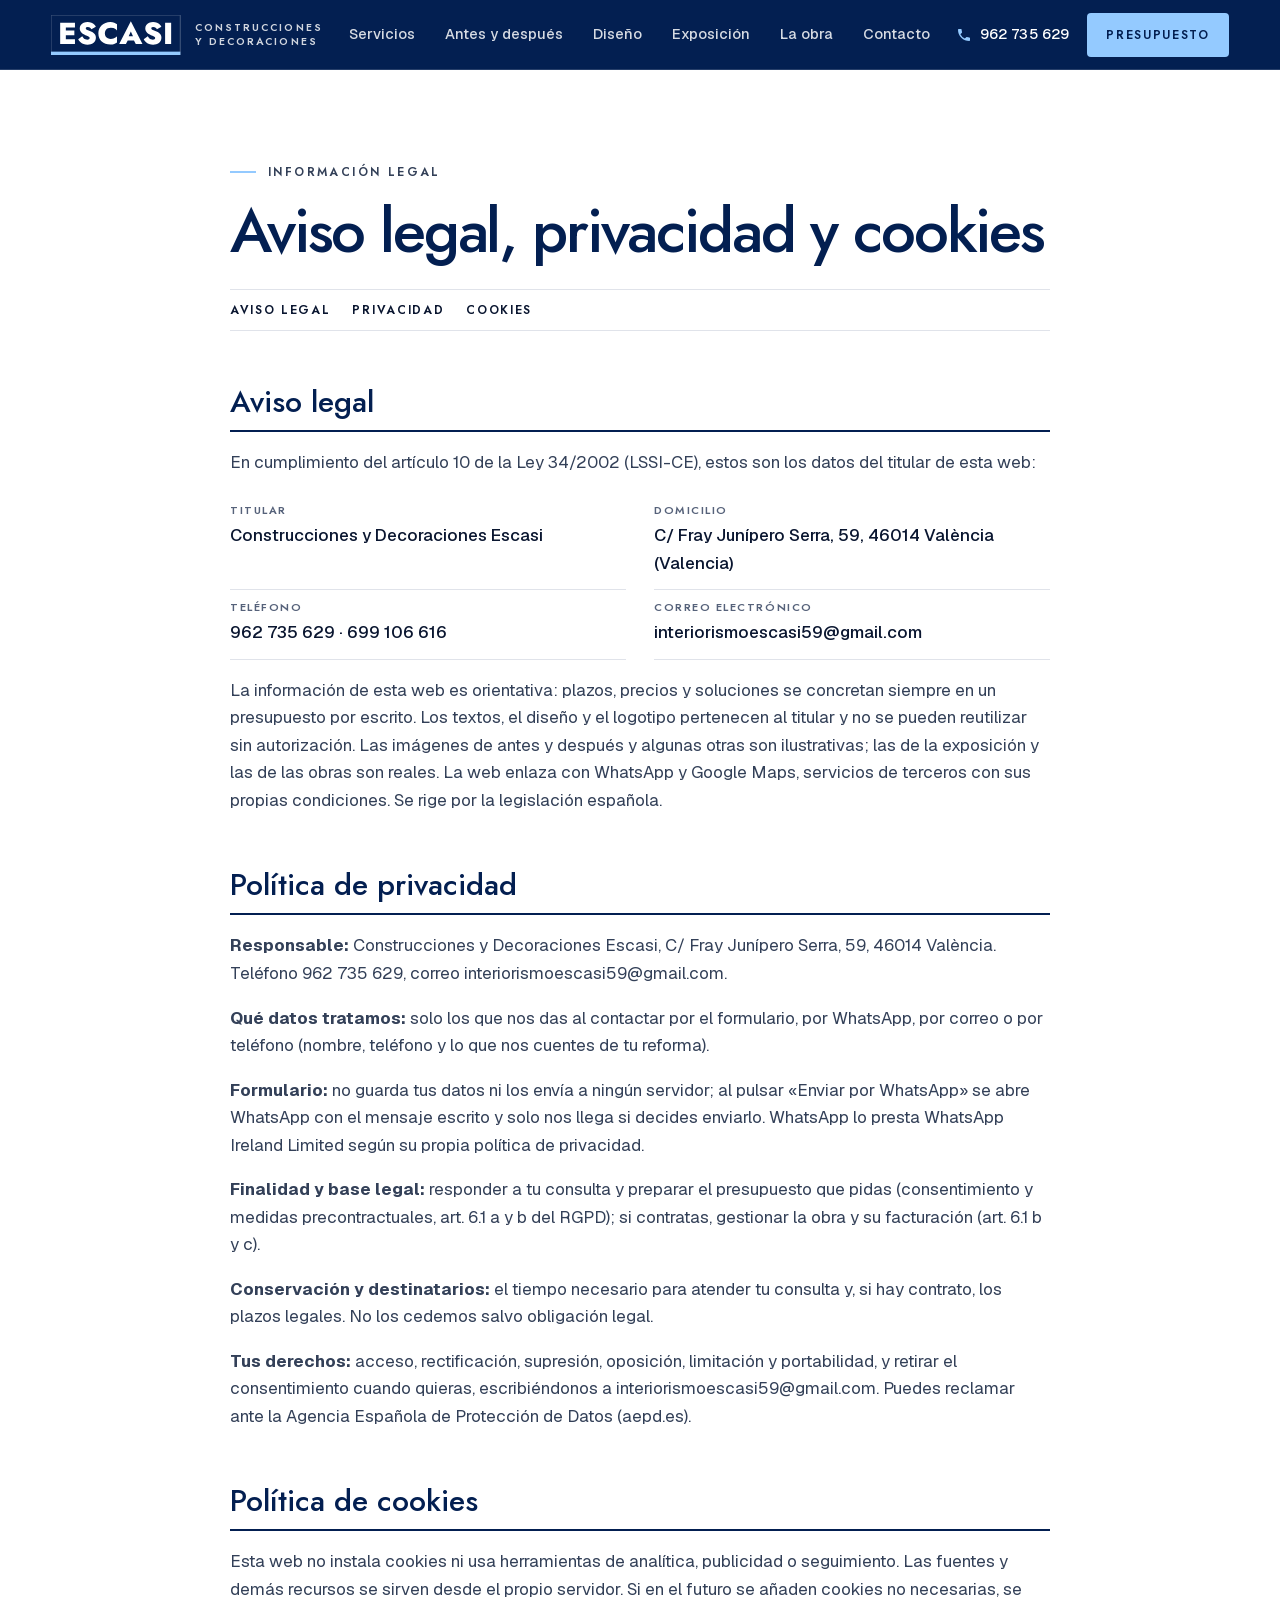
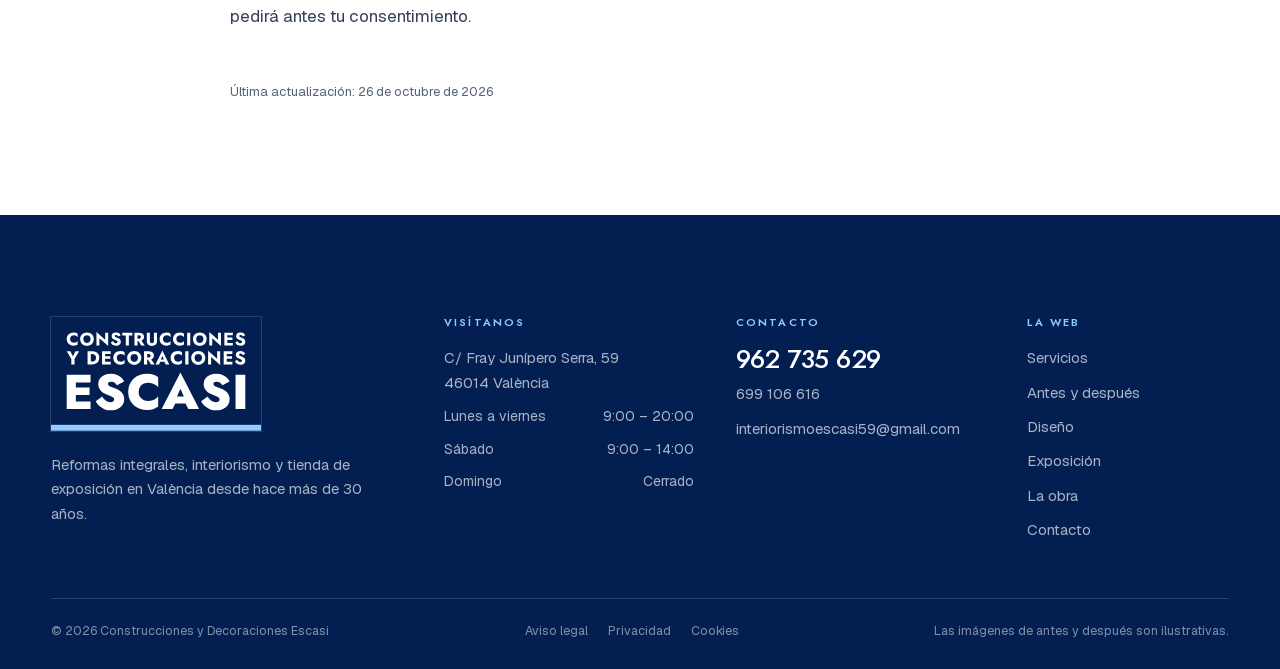
<file: legal/index.html>
<!doctype html>
<html lang="es">
<head>
<meta charset="utf-8">
<meta name="viewport" content="width=device-width, initial-scale=1, viewport-fit=cover">
<title>Aviso legal, privacidad y cookies | Construcciones y Decoraciones Escasi</title>
<meta name="description" content="Aviso legal, política de privacidad y de cookies de Construcciones y Decoraciones Escasi (València).">
<meta name="robots" content="noindex, follow">
<link rel="canonical" href="https://nocodya-hue.github.io/escasi/legal/">
<meta name="theme-color" content="#031F51">
<meta property="og:type" content="website"><meta property="og:locale" content="es_ES"><meta property="og:title" content="Aviso legal, privacidad y cookies | Construcciones y Decoraciones Escasi"><meta property="og:description" content="Aviso legal, política de privacidad y de cookies de Construcciones y Decoraciones Escasi (València)."><meta property="og:url" content="https://nocodya-hue.github.io/escasi/legal/"><meta property="og:image" content="https://nocodya-hue.github.io/escasi/media/img/hero-despues-1600.webp">
<link rel="icon" href="../favicon.svg" type="image/svg+xml">
<link rel="preload" as="font" href="../fonts/jost-var.woff2" type="font/woff2" crossorigin>
<link rel="preload" as="font" href="../fonts/geist-var.woff2" type="font/woff2" crossorigin>
<script>document.documentElement.classList.add('js')</script>
<link rel="stylesheet" href="../css/main.css?v=mvp7u1mr">

</head>
<body class="sin-hero">
<a class="saltar" href="#contenido">Saltar al contenido</a>
<header class="cab" data-cab>
  <a class="cab__marca" href="../" aria-label="Construcciones y Decoraciones Escasi, inicio"><svg class="logo cab__logo" viewBox="0 0 4235 1310" role="img" aria-label="">
<rect class="logo__caja" width="4235" height="1310"/><rect class="logo__franja" y="1200" width="4235" height="110"/>
<path class="logo__letra" transform="translate(228.1 950)" d="M203.7 0H556.7V-156.7H203.7ZM203.7 -543.3H556.7V-700H203.7ZM203.7 -287.5H536.7V-440.2H203.7ZM71.9 -700V0H257.8V-700ZM795.1 -255.6 662.5 -159.5Q686.4 -107.9 731.3 -65.4Q776.3 -22.9 837.7 1.6Q899.1 26.1 970.7 26.1Q1022.3 26.1 1070.9 11.3Q1119.5 -3.5 1158.1 -31.9Q1196.7 -60.3 1219.4 -103.4Q1242.2 -146.4 1242.2 -202.1Q1242.2 -244.5 1229.2 -278.1Q1216.2 -311.8 1192.1 -338.4Q1168.1 -364.9 1135.5 -384.5Q1102.8 -404.1 1063.5 -418.2Q1018.7 -434.3 984.4 -447.8Q950.1 -461.2 930.7 -476.8Q911.2 -492.4 911.2 -515Q911.2 -535.3 927.9 -547Q944.7 -558.8 974.2 -558.8Q997.5 -558.8 1019.1 -550Q1040.7 -541.3 1060.3 -524.8Q1079.9 -508.3 1095.4 -483.1L1241 -563.8Q1222.4 -600 1187.1 -635.5Q1151.9 -671 1098.1 -694.6Q1044.3 -718.1 969.5 -718.1Q899.2 -718.1 841.1 -694.2Q783 -670.3 748.1 -624.4Q713.3 -578.6 713.3 -512.9Q713.3 -460.8 732.6 -423Q751.9 -385.1 781.3 -359Q810.7 -332.9 843.1 -316.4Q875.5 -299.8 900.7 -290Q954.4 -269.6 983.9 -255.7Q1013.3 -241.8 1025.2 -228.4Q1037.1 -214.9 1037.1 -194.5Q1037.1 -166.7 1016 -152.3Q994.9 -137.8 963.2 -137.8Q930 -137.8 899.1 -151.8Q868.1 -165.7 842 -192.5Q815.9 -219.2 795.1 -255.6ZM1535.6 -350Q1535.6 -409.4 1562.4 -450.7Q1589.2 -492 1633.3 -513.3Q1677.4 -534.6 1730.2 -534.6Q1780.2 -534.6 1817.3 -522Q1854.4 -509.4 1883.1 -488.7Q1911.9 -468.1 1934.2 -445.1V-649.1Q1892.7 -680.1 1843.5 -699.1Q1794.3 -718.1 1717.3 -718.1Q1629.8 -718.1 1557 -692Q1484.2 -665.9 1432.2 -617Q1380.2 -568.1 1351.5 -500.5Q1322.9 -432.8 1322.9 -350Q1322.9 -267.2 1351.5 -199.5Q1380.2 -131.9 1432.2 -83Q1484.2 -34.1 1557 -8Q1629.8 18.1 1717.3 18.1Q1794.3 18.1 1843.5 -1.3Q1892.7 -20.7 1934.2 -50.9V-254.9Q1911.9 -231.9 1883.1 -211.7Q1854.4 -191.4 1817.3 -178.4Q1780.2 -165.4 1730.2 -165.4Q1677.4 -165.4 1633.3 -186.7Q1589.2 -208 1562.4 -249.4Q1535.6 -290.8 1535.6 -350ZM2203.4 -113.1H2573.4L2567.6 -256.1H2209.2ZM2386.4 -412.9 2479 -202.7 2468.4 -152.8 2547.8 0H2767.9L2386.4 -747.1L2004.9 0H2225L2306.4 -159.6L2294.3 -203.5ZM2941.1 -255.6 2808.5 -159.5Q2832.4 -107.9 2877.3 -65.4Q2922.3 -22.9 2983.7 1.6Q3045.1 26.1 3116.7 26.1Q3168.3 26.1 3216.9 11.3Q3265.5 -3.5 3304.1 -31.9Q3342.7 -60.3 3365.4 -103.4Q3388.2 -146.4 3388.2 -202.1Q3388.2 -244.5 3375.2 -278.1Q3362.2 -311.8 3338.1 -338.4Q3314.1 -364.9 3281.5 -384.5Q3248.8 -404.1 3209.5 -418.2Q3164.7 -434.3 3130.4 -447.8Q3096.1 -461.2 3076.7 -476.8Q3057.2 -492.4 3057.2 -515Q3057.2 -535.3 3073.9 -547Q3090.7 -558.8 3120.2 -558.8Q3143.5 -558.8 3165.1 -550Q3186.7 -541.3 3206.3 -524.8Q3225.9 -508.3 3241.4 -483.1L3387 -563.8Q3368.4 -600 3333.1 -635.5Q3297.9 -671 3244.1 -694.6Q3190.3 -718.1 3115.5 -718.1Q3045.2 -718.1 2987.1 -694.2Q2929 -670.3 2894.1 -624.4Q2859.3 -578.6 2859.3 -512.9Q2859.3 -460.8 2878.6 -423Q2897.9 -385.1 2927.3 -359Q2956.7 -332.9 2989.1 -316.4Q3021.5 -299.8 3046.7 -290Q3100.4 -269.6 3129.9 -255.7Q3159.3 -241.8 3171.2 -228.4Q3183.1 -214.9 3183.1 -194.5Q3183.1 -166.7 3162 -152.3Q3140.9 -137.8 3109.2 -137.8Q3076 -137.8 3045.1 -151.8Q3014.1 -165.7 2988 -192.5Q2961.9 -219.2 2941.1 -255.6ZM3508.9 -700V0H3706.9V-700Z"/>
</svg><span class="cab__sub" aria-hidden="true">Construcciones<br>y decoraciones</span></a>
  <nav class="cab__nav" aria-label="Principal"><a href="../#servicios">Servicios</a><a href="../#antes-despues">Antes y después</a><a href="../#diseno">Diseño</a><a href="../#exposicion">Exposición</a><a href="../#obra">La obra</a><a href="../#contacto">Contacto</a></nav>
  <div class="cab__acc">
    <a class="cab__tel" href="tel:+34962735629"><svg viewBox="0 0 24 24" aria-hidden="true"><path d="M6.6 10.8a15 15 0 0 0 6.6 6.6l2.2-2.2c.3-.3.7-.4 1-.2 1.1.4 2.3.6 3.6.6.6 0 1 .4 1 1V20c0 .6-.4 1-1 1A17 17 0 0 1 3 4c0-.6.4-1 1-1h3.5c.6 0 1 .4 1 1 0 1.3.2 2.5.6 3.6.1.3 0 .7-.2 1z" fill="currentColor"/></svg><span>962 735 629</span></a>
    <a class="btn btn--cielo btn--peq" href="../#contacto"><span>Presupuesto</span></a>
    <button class="cab__menu" type="button" aria-expanded="false" aria-controls="menu" aria-label="Abrir menú" data-menu><span></span><span></span></button>
  </div>
</header>
<div class="menu" id="menu" data-menu-panel hidden>
  <nav aria-label="Menú"><a href="../#servicios"><i>01</i>Servicios</a><a href="../#antes-despues"><i>02</i>Antes y después</a><a href="../#diseno"><i>03</i>Diseño</a><a href="../#exposicion"><i>04</i>Exposición</a><a href="../#obra"><i>05</i>La obra</a><a href="../#contacto"><i>06</i>Contacto</a></nav>
  <div class="menu__pie"><span class="estado estado--claro" data-estado data-horario='{"0":[],"1":[["09:00","20:00"]],"2":[["09:00","20:00"]],"3":[["09:00","20:00"]],"4":[["09:00","20:00"]],"5":[["09:00","20:00"]],"6":[["09:00","14:00"]]}'><i></i><span data-estado-txt>L–V 9:00–20:00 · S 9:00–14:00</span></span><a class="btn btn--cielo btn--ancho" href="tel:+34962735629"><svg viewBox="0 0 24 24" aria-hidden="true"><path d="M6.6 10.8a15 15 0 0 0 6.6 6.6l2.2-2.2c.3-.3.7-.4 1-.2 1.1.4 2.3.6 3.6.6.6 0 1 .4 1 1V20c0 .6-.4 1-1 1A17 17 0 0 1 3 4c0-.6.4-1 1-1h3.5c.6 0 1 .4 1 1 0 1.3.2 2.5.6 3.6.1.3 0 .7-.2 1z" fill="currentColor"/></svg><span>Llamar al 962 735 629</span></a></div>
</div>
<main id="contenido">
<section class="legal"><div class="env env--estrecho">
  <p class="etq">Información legal</p><h1 class="tit">Aviso legal, privacidad y cookies</h1>
  <nav class="legal__indice"><a href="#aviso-legal">Aviso legal</a><a href="#privacidad">Privacidad</a><a href="#cookies">Cookies</a></nav>
  <h2 id="aviso-legal">Aviso legal</h2>
  <p>En cumplimiento del artículo 10 de la Ley 34/2002 (LSSI-CE), estos son los datos del titular de esta web:</p>
  <dl class="legal__datos"><div><dt>Titular</dt><dd>Construcciones y Decoraciones Escasi</dd></div><div><dt>Domicilio</dt><dd>C/ Fray Junípero Serra, 59, 46014 València (Valencia)</dd></div><div><dt>Teléfono</dt><dd>962 735 629 · 699 106 616</dd></div><div><dt>Correo electrónico</dt><dd>interiorismoescasi59@gmail.com</dd></div></dl>
  <p>La información de esta web es orientativa: plazos, precios y soluciones se concretan siempre en un presupuesto por escrito. Los textos, el diseño y el logotipo pertenecen al titular y no se pueden reutilizar sin autorización. Las imágenes de antes y después y algunas otras son ilustrativas; las de la exposición y las de las obras son reales. La web enlaza con WhatsApp y Google Maps, servicios de terceros con sus propias condiciones. Se rige por la legislación española.</p>
  <h2 id="privacidad">Política de privacidad</h2>
  <p><b>Responsable:</b> Construcciones y Decoraciones Escasi, C/ Fray Junípero Serra, 59, 46014 València. Teléfono 962 735 629, correo interiorismoescasi59@gmail.com.</p>
  <p><b>Qué datos tratamos:</b> solo los que nos das al contactar por el formulario, por WhatsApp, por correo o por teléfono (nombre, teléfono y lo que nos cuentes de tu reforma).</p>
  <p><b>Formulario:</b> no guarda tus datos ni los envía a ningún servidor; al pulsar «Enviar por WhatsApp» se abre WhatsApp con el mensaje escrito y solo nos llega si decides enviarlo. WhatsApp lo presta WhatsApp Ireland Limited según su propia política de privacidad.</p>
  <p><b>Finalidad y base legal:</b> responder a tu consulta y preparar el presupuesto que pidas (consentimiento y medidas precontractuales, art. 6.1 a y b del RGPD); si contratas, gestionar la obra y su facturación (art. 6.1 b y c).</p>
  <p><b>Conservación y destinatarios:</b> el tiempo necesario para atender tu consulta y, si hay contrato, los plazos legales. No los cedemos salvo obligación legal.</p>
  <p><b>Tus derechos:</b> acceso, rectificación, supresión, oposición, limitación y portabilidad, y retirar el consentimiento cuando quieras, escribiéndonos a interiorismoescasi59@gmail.com. Puedes reclamar ante la Agencia Española de Protección de Datos (aepd.es).</p>
  <h2 id="cookies">Política de cookies</h2>
  <p>Esta web no instala cookies ni usa herramientas de analítica, publicidad o seguimiento. Las fuentes y demás recursos se sirven desde el propio servidor. Si en el futuro se añaden cookies no necesarias, se pedirá antes tu consentimiento.</p>
  <p class="legal__fecha">Última actualización: 26 de octubre de 2026</p>
</div></section>
</main>
<footer class="pie">
  <div class="env pie__arriba">
    <div class="pie__marca"><svg class="pie__logo" viewBox="0 0 4275 2315" role="img" aria-label="Construcciones y Decoraciones Escasi">
<rect width="4275" height="2315" fill="#031F51"/><rect y="2195" width="4275" height="120" fill="#94CAFF"/>
<g fill="#FFFFFF">
<path transform="translate(307.5 578.0) scale(0.3686)" d="M218.2 -350Q218.2 -414.6 247.3 -460.6Q276.3 -506.5 323.8 -531Q371.3 -555.4 427.9 -555.4Q477.9 -555.4 516 -542.7Q554.1 -530 584 -508.7Q614 -487.4 636.7 -462.6V-645.4Q594.6 -678.2 544.8 -697.2Q495 -716.2 418 -716.2Q333.8 -716.2 263.1 -690Q192.5 -663.8 141.4 -615Q90.3 -566.2 62 -499Q33.8 -431.7 33.8 -350Q33.8 -268.3 62 -201Q90.3 -133.8 141.4 -85Q192.5 -36.2 263.1 -10Q333.8 16.2 418 16.2Q495 16.2 544.8 -3.1Q594.6 -22.4 636.7 -54.6V-237.4Q614 -212.6 584 -191.6Q554.1 -170.6 516 -157.6Q477.9 -144.6 427.9 -144.6Q371.3 -144.6 323.8 -169Q276.3 -193.5 247.3 -239.6Q218.2 -285.8 218.2 -350ZM953.6 -350Q953.6 -412.2 978.5 -459.6Q1003.4 -507 1047.8 -534Q1092.3 -561 1151.5 -561Q1213 -561 1257 -534Q1300.9 -507 1325.2 -459.6Q1349.4 -412.2 1349.4 -350Q1349.4 -288.4 1324.6 -240.7Q1299.7 -193 1255.4 -166Q1211.1 -139 1151.5 -139Q1092.3 -139 1047.8 -166Q1003.4 -193 978.5 -240.7Q953.6 -288.4 953.6 -350ZM774.8 -350Q774.8 -269 802.5 -200.9Q830.3 -132.7 880.8 -82.6Q931.2 -32.6 1000.3 -5.1Q1069.3 22.4 1151.5 22.4Q1234.1 22.4 1303 -5.1Q1371.8 -32.6 1422.3 -82.6Q1472.8 -132.7 1500.5 -200.9Q1528.3 -269 1528.3 -350Q1528.3 -431.3 1500.2 -498.4Q1472.2 -565.5 1421.1 -614.3Q1370 -663.1 1301.4 -689.6Q1232.9 -716.2 1151.5 -716.2Q1071.8 -716.2 1003.1 -689.6Q934.3 -663.1 883.2 -614.3Q832.1 -565.5 803.5 -498.4Q774.8 -431.3 774.8 -350ZM2159.2 -700V-305.8L1675.8 -735V0H1838.5V-394.2L2321.9 35V-700ZM2586.7 -245.6 2469 -161Q2492.7 -110.7 2535.7 -68.6Q2578.7 -26.6 2637.1 -2.1Q2695.6 22.4 2763.8 22.4Q2813.2 22.4 2859.5 7.8Q2905.8 -6.8 2942.5 -34.7Q2979.2 -62.5 3000.7 -104.2Q3022.3 -145.9 3022.3 -199.3Q3022.3 -243 3008.4 -276.8Q2994.5 -310.7 2969.8 -336.8Q2945.2 -362.8 2913 -381.6Q2880.7 -400.4 2844 -413.5Q2795.5 -430.8 2760.9 -446.1Q2726.3 -461.4 2707.9 -479Q2689.5 -496.7 2689.5 -520.7Q2689.5 -544.2 2708.3 -559.6Q2727.2 -574.9 2763.1 -574.9Q2790.4 -574.9 2813.6 -564.5Q2836.8 -554.1 2856.5 -535.6Q2876.2 -517.2 2891.1 -491.8L3020 -563.6Q3001.8 -600 2967.7 -635.1Q2933.7 -670.1 2882.5 -693.2Q2831.3 -716.2 2760.6 -716.2Q2692.9 -716.2 2637.6 -692.4Q2582.3 -668.6 2549.4 -623.9Q2516.6 -579.1 2516.6 -516.6Q2516.6 -465.5 2535.7 -428.7Q2554.8 -392 2584.1 -366.7Q2613.5 -341.4 2645.8 -325.4Q2678.1 -309.3 2703.5 -299.7Q2754 -280.7 2784.9 -266Q2815.7 -251.3 2829.9 -234.5Q2844.2 -217.7 2844.2 -191.2Q2844.2 -158.7 2820.1 -140.5Q2796 -122.2 2758.7 -122.2Q2723.5 -122.2 2692.1 -137.1Q2660.6 -152 2634.4 -179.9Q2608.3 -207.9 2586.7 -245.6ZM3104.8 -548.5H3297.2V0H3466.1V-548.5H3658.5V-700H3104.8ZM3950.5 -317 4147 0H4345.2L4126.3 -317ZM3775.8 -700V0H3944.7V-700ZM3881.8 -556.6H4018.6Q4053 -556.6 4077.3 -545.9Q4101.5 -535.2 4114.8 -514.8Q4128.1 -494.5 4128.1 -465.1Q4128.1 -436.4 4114.8 -415.8Q4101.5 -395.1 4077.3 -384.4Q4053 -373.6 4018.6 -373.6H3881.8V-242.7H4031Q4120.8 -242.7 4181.1 -271.6Q4241.5 -300.6 4272.3 -352.4Q4303.2 -404.3 4303.2 -471.4Q4303.2 -539.5 4272.3 -590.8Q4241.5 -642.2 4181.1 -671.1Q4120.8 -700 4031 -700H3881.8ZM4457.8 -700V-230Q4457.8 -163.7 4479.3 -115Q4500.7 -66.4 4539.4 -34.7Q4578 -3 4629.2 12.8Q4680.3 28.6 4739.3 28.6Q4798.3 28.6 4849.4 12.8Q4900.5 -3 4939.2 -34.7Q4977.8 -66.4 4999.3 -115Q5020.8 -163.7 5020.8 -230V-700H4851.9V-242.4Q4851.9 -189.1 4823.8 -155.9Q4795.6 -122.8 4739.3 -122.8Q4682.9 -122.8 4654.8 -155.9Q4626.7 -189.1 4626.7 -242.4V-700ZM5348.2 -350Q5348.2 -414.6 5377.3 -460.6Q5406.3 -506.5 5453.8 -531Q5501.3 -555.4 5557.9 -555.4Q5607.9 -555.4 5646 -542.7Q5684.1 -530 5714 -508.7Q5744 -487.4 5766.7 -462.6V-645.4Q5724.6 -678.2 5674.8 -697.2Q5625 -716.2 5548 -716.2Q5463.8 -716.2 5393.1 -690Q5322.5 -663.8 5271.4 -615Q5220.3 -566.2 5192 -499Q5163.8 -431.7 5163.8 -350Q5163.8 -268.3 5192 -201Q5220.3 -133.8 5271.4 -85Q5322.5 -36.2 5393.1 -10Q5463.8 16.2 5548 16.2Q5625 16.2 5674.8 -3.1Q5724.6 -22.4 5766.7 -54.6V-237.4Q5744 -212.6 5714 -191.6Q5684.1 -170.6 5646 -157.6Q5607.9 -144.6 5557.9 -144.6Q5501.3 -144.6 5453.8 -169Q5406.3 -193.5 5377.3 -239.6Q5348.2 -285.8 5348.2 -350ZM6089.2 -350Q6089.2 -414.6 6118.3 -460.6Q6147.3 -506.5 6194.8 -531Q6242.3 -555.4 6298.9 -555.4Q6348.9 -555.4 6387 -542.7Q6425.1 -530 6455 -508.7Q6485 -487.4 6507.7 -462.6V-645.4Q6465.6 -678.2 6415.8 -697.2Q6366 -716.2 6289 -716.2Q6204.8 -716.2 6134.1 -690Q6063.5 -663.8 6012.4 -615Q5961.3 -566.2 5933 -499Q5904.8 -431.7 5904.8 -350Q5904.8 -268.3 5933 -201Q5961.3 -133.8 6012.4 -85Q6063.5 -36.2 6134.1 -10Q6204.8 16.2 6289 16.2Q6366 16.2 6415.8 -3.1Q6465.6 -22.4 6507.7 -54.6V-237.4Q6485 -212.6 6455 -191.6Q6425.1 -170.6 6387 -157.6Q6348.9 -144.6 6298.9 -144.6Q6242.3 -144.6 6194.8 -169Q6147.3 -193.5 6118.3 -239.6Q6089.2 -285.8 6089.2 -350ZM6685.8 -700V0H6857.8V-700ZM7184.6 -350Q7184.6 -412.2 7209.5 -459.6Q7234.4 -507 7278.8 -534Q7323.3 -561 7382.5 -561Q7444 -561 7488 -534Q7531.9 -507 7556.2 -459.6Q7580.4 -412.2 7580.4 -350Q7580.4 -288.4 7555.6 -240.7Q7530.7 -193 7486.4 -166Q7442.1 -139 7382.5 -139Q7323.3 -139 7278.8 -166Q7234.4 -193 7209.5 -240.7Q7184.6 -288.4 7184.6 -350ZM7005.8 -350Q7005.8 -269 7033.5 -200.9Q7061.3 -132.7 7111.8 -82.6Q7162.2 -32.6 7231.3 -5.1Q7300.3 22.4 7382.5 22.4Q7465.1 22.4 7534 -5.1Q7602.8 -32.6 7653.3 -82.6Q7703.8 -132.7 7731.5 -200.9Q7759.3 -269 7759.3 -350Q7759.3 -431.3 7731.2 -498.4Q7703.2 -565.5 7652.1 -614.3Q7601 -663.1 7532.4 -689.6Q7463.9 -716.2 7382.5 -716.2Q7302.8 -716.2 7234.1 -689.6Q7165.3 -663.1 7114.2 -614.3Q7063.1 -565.5 7034.5 -498.4Q7005.8 -431.3 7005.8 -350ZM8390.2 -700V-305.8L7906.8 -735V0H8069.5V-394.2L8552.9 35V-700ZM8853 0H9206V-139H8853ZM8853 -561H9206V-700H8853ZM8853 -299.6H9186V-435.5H8853ZM8740.8 -700V0H8903.5V-700ZM9460.7 -245.6 9343 -161Q9366.7 -110.7 9409.7 -68.6Q9452.7 -26.6 9511.1 -2.1Q9569.6 22.4 9637.8 22.4Q9687.2 22.4 9733.5 7.8Q9779.8 -6.8 9816.5 -34.7Q9853.2 -62.5 9874.7 -104.2Q9896.3 -145.9 9896.3 -199.3Q9896.3 -243 9882.4 -276.8Q9868.5 -310.7 9843.8 -336.8Q9819.2 -362.8 9787 -381.6Q9754.7 -400.4 9718 -413.5Q9669.5 -430.8 9634.9 -446.1Q9600.3 -461.4 9581.9 -479Q9563.5 -496.7 9563.5 -520.7Q9563.5 -544.2 9582.3 -559.6Q9601.2 -574.9 9637.1 -574.9Q9664.4 -574.9 9687.6 -564.5Q9710.8 -554.1 9730.5 -535.6Q9750.2 -517.2 9765.1 -491.8L9894 -563.6Q9875.8 -600 9841.7 -635.1Q9807.7 -670.1 9756.5 -693.2Q9705.3 -716.2 9634.6 -716.2Q9566.9 -716.2 9511.6 -692.4Q9456.3 -668.6 9423.4 -623.9Q9390.6 -579.1 9390.6 -516.6Q9390.6 -465.5 9409.7 -428.7Q9428.8 -392 9458.1 -366.7Q9487.5 -341.4 9519.8 -325.4Q9552.1 -309.3 9577.5 -299.7Q9628 -280.7 9658.9 -266Q9689.7 -251.3 9703.9 -234.5Q9718.2 -217.7 9718.2 -191.2Q9718.2 -158.7 9694.1 -140.5Q9670 -122.2 9632.7 -122.2Q9597.5 -122.2 9566.1 -137.1Q9534.6 -152 9508.4 -179.9Q9482.3 -207.9 9460.7 -245.6Z"/>
<path transform="translate(320.5 964.5) scale(0.3808)" d="M466.6 -700 329.7 -436.9 193.2 -700H-1.2L244.2 -283.6V0H416.2V-285.2L661 -700ZM1113.8 -700V0H1288.3V-700ZM1364.2 0Q1478.6 0 1562.9 -42.8Q1647.2 -85.5 1693.1 -164Q1739 -242.5 1739 -350Q1739 -458.1 1693.1 -536.3Q1647.2 -614.5 1562.9 -657.2Q1478.6 -700 1364.2 -700H1226V-549.8H1358Q1398.3 -549.8 1435.5 -539.6Q1472.7 -529.5 1501.5 -506.5Q1530.3 -483.5 1547.1 -445.1Q1563.9 -406.7 1563.9 -350Q1563.9 -293.3 1547.1 -254.9Q1530.3 -216.5 1501.5 -193.5Q1472.7 -170.5 1435.5 -160.4Q1398.3 -150.2 1358 -150.2H1226V0ZM1999 0H2352V-139H1999ZM1999 -561H2352V-700H1999ZM1999 -299.6H2332V-435.5H1999ZM1886.8 -700V0H2049.5V-700ZM2674.2 -350Q2674.2 -414.6 2703.3 -460.6Q2732.3 -506.5 2779.8 -531Q2827.3 -555.4 2883.9 -555.4Q2933.9 -555.4 2972 -542.7Q3010.1 -530 3040 -508.7Q3070 -487.4 3092.7 -462.6V-645.4Q3050.6 -678.2 3000.8 -697.2Q2951 -716.2 2874 -716.2Q2789.8 -716.2 2719.1 -690Q2648.5 -663.8 2597.4 -615Q2546.3 -566.2 2518 -499Q2489.8 -431.7 2489.8 -350Q2489.8 -268.3 2518 -201Q2546.3 -133.8 2597.4 -85Q2648.5 -36.2 2719.1 -10Q2789.8 16.2 2874 16.2Q2951 16.2 3000.8 -3.1Q3050.6 -22.4 3092.7 -54.6V-237.4Q3070 -212.6 3040 -191.6Q3010.1 -170.6 2972 -157.6Q2933.9 -144.6 2883.9 -144.6Q2827.3 -144.6 2779.8 -169Q2732.3 -193.5 2703.3 -239.6Q2674.2 -285.8 2674.2 -350ZM3409.6 -350Q3409.6 -412.2 3434.5 -459.6Q3459.4 -507 3503.8 -534Q3548.3 -561 3607.5 -561Q3669 -561 3713 -534Q3756.9 -507 3781.2 -459.6Q3805.4 -412.2 3805.4 -350Q3805.4 -288.4 3780.6 -240.7Q3755.7 -193 3711.4 -166Q3667.1 -139 3607.5 -139Q3548.3 -139 3503.8 -166Q3459.4 -193 3434.5 -240.7Q3409.6 -288.4 3409.6 -350ZM3230.8 -350Q3230.8 -269 3258.5 -200.9Q3286.3 -132.7 3336.8 -82.6Q3387.2 -32.6 3456.3 -5.1Q3525.3 22.4 3607.5 22.4Q3690.1 22.4 3759 -5.1Q3827.8 -32.6 3878.3 -82.6Q3928.8 -132.7 3956.5 -200.9Q3984.3 -269 3984.3 -350Q3984.3 -431.3 3956.2 -498.4Q3928.2 -565.5 3877.1 -614.3Q3826 -663.1 3757.4 -689.6Q3688.9 -716.2 3607.5 -716.2Q3527.8 -716.2 3459.1 -689.6Q3390.3 -663.1 3339.2 -614.3Q3288.1 -565.5 3259.5 -498.4Q3230.8 -431.3 3230.8 -350ZM4306.5 -317 4503 0H4701.2L4482.3 -317ZM4131.8 -700V0H4300.7V-700ZM4237.8 -556.6H4374.6Q4409 -556.6 4433.3 -545.9Q4457.5 -535.2 4470.8 -514.8Q4484.1 -494.5 4484.1 -465.1Q4484.1 -436.4 4470.8 -415.8Q4457.5 -395.1 4433.3 -384.4Q4409 -373.6 4374.6 -373.6H4237.8V-242.7H4387Q4476.8 -242.7 4537.1 -271.6Q4597.5 -300.6 4628.3 -352.4Q4659.2 -404.3 4659.2 -471.4Q4659.2 -539.5 4628.3 -590.8Q4597.5 -642.2 4537.1 -671.1Q4476.8 -700 4387 -700H4237.8ZM4929.3 -135.4H5299.3L5287.9 -263.9H4940.6ZM5112.3 -442.6 5211.2 -215.9 5204.9 -172.9 5289.5 0H5480.8L5112.3 -744.3L4743.8 0H4935.1L5021.7 -179.5L5014.2 -217.4ZM5738.2 -350Q5738.2 -414.6 5767.3 -460.6Q5796.3 -506.5 5843.8 -531Q5891.3 -555.4 5947.9 -555.4Q5997.9 -555.4 6036 -542.7Q6074.1 -530 6104 -508.7Q6134 -487.4 6156.7 -462.6V-645.4Q6114.6 -678.2 6064.8 -697.2Q6015 -716.2 5938 -716.2Q5853.8 -716.2 5783.1 -690Q5712.5 -663.8 5661.4 -615Q5610.3 -566.2 5582 -499Q5553.8 -431.7 5553.8 -350Q5553.8 -268.3 5582 -201Q5610.3 -133.8 5661.4 -85Q5712.5 -36.2 5783.1 -10Q5853.8 16.2 5938 16.2Q6015 16.2 6064.8 -3.1Q6114.6 -22.4 6156.7 -54.6V-237.4Q6134 -212.6 6104 -191.6Q6074.1 -170.6 6036 -157.6Q5997.9 -144.6 5947.9 -144.6Q5891.3 -144.6 5843.8 -169Q5796.3 -193.5 5767.3 -239.6Q5738.2 -285.8 5738.2 -350ZM6334.8 -700V0H6506.8V-700ZM6833.6 -350Q6833.6 -412.2 6858.5 -459.6Q6883.4 -507 6927.8 -534Q6972.3 -561 7031.5 -561Q7093 -561 7137 -534Q7180.9 -507 7205.2 -459.6Q7229.4 -412.2 7229.4 -350Q7229.4 -288.4 7204.6 -240.7Q7179.7 -193 7135.4 -166Q7091.1 -139 7031.5 -139Q6972.3 -139 6927.8 -166Q6883.4 -193 6858.5 -240.7Q6833.6 -288.4 6833.6 -350ZM6654.8 -350Q6654.8 -269 6682.5 -200.9Q6710.3 -132.7 6760.8 -82.6Q6811.2 -32.6 6880.3 -5.1Q6949.3 22.4 7031.5 22.4Q7114.1 22.4 7183 -5.1Q7251.8 -32.6 7302.3 -82.6Q7352.8 -132.7 7380.5 -200.9Q7408.3 -269 7408.3 -350Q7408.3 -431.3 7380.2 -498.4Q7352.2 -565.5 7301.1 -614.3Q7250 -663.1 7181.4 -689.6Q7112.9 -716.2 7031.5 -716.2Q6951.8 -716.2 6883.1 -689.6Q6814.3 -663.1 6763.2 -614.3Q6712.1 -565.5 6683.5 -498.4Q6654.8 -431.3 6654.8 -350ZM8039.2 -700V-305.8L7555.8 -735V0H7718.5V-394.2L8201.9 35V-700ZM8502 0H8855V-139H8502ZM8502 -561H8855V-700H8502ZM8502 -299.6H8835V-435.5H8502ZM8389.8 -700V0H8552.5V-700ZM9109.7 -245.6 8992 -161Q9015.7 -110.7 9058.7 -68.6Q9101.7 -26.6 9160.1 -2.1Q9218.6 22.4 9286.8 22.4Q9336.2 22.4 9382.5 7.8Q9428.8 -6.8 9465.5 -34.7Q9502.2 -62.5 9523.7 -104.2Q9545.3 -145.9 9545.3 -199.3Q9545.3 -243 9531.4 -276.8Q9517.5 -310.7 9492.8 -336.8Q9468.2 -362.8 9436 -381.6Q9403.7 -400.4 9367 -413.5Q9318.5 -430.8 9283.9 -446.1Q9249.3 -461.4 9230.9 -479Q9212.5 -496.7 9212.5 -520.7Q9212.5 -544.2 9231.3 -559.6Q9250.2 -574.9 9286.1 -574.9Q9313.4 -574.9 9336.6 -564.5Q9359.8 -554.1 9379.5 -535.6Q9399.2 -517.2 9414.1 -491.8L9543 -563.6Q9524.8 -600 9490.7 -635.1Q9456.7 -670.1 9405.5 -693.2Q9354.3 -716.2 9283.6 -716.2Q9215.9 -716.2 9160.6 -692.4Q9105.3 -668.6 9072.4 -623.9Q9039.6 -579.1 9039.6 -516.6Q9039.6 -465.5 9058.7 -428.7Q9077.8 -392 9107.1 -366.7Q9136.5 -341.4 9168.8 -325.4Q9201.1 -309.3 9226.5 -299.7Q9277 -280.7 9307.9 -266Q9338.7 -251.3 9352.9 -234.5Q9367.2 -217.7 9367.2 -191.2Q9367.2 -158.7 9343.1 -140.5Q9319 -122.2 9281.7 -122.2Q9246.5 -122.2 9215.1 -137.1Q9183.6 -152 9157.4 -179.9Q9131.3 -207.9 9109.7 -245.6Z"/>
<path transform="translate(248.1 1874.5)" d="M203.7 0H556.7V-156.7H203.7ZM203.7 -543.3H556.7V-700H203.7ZM203.7 -287.5H536.7V-440.2H203.7ZM71.9 -700V0H257.8V-700ZM795.1 -255.6 662.5 -159.5Q686.4 -107.9 731.3 -65.4Q776.3 -22.9 837.7 1.6Q899.1 26.1 970.7 26.1Q1022.3 26.1 1070.9 11.3Q1119.5 -3.5 1158.1 -31.9Q1196.7 -60.3 1219.4 -103.4Q1242.2 -146.4 1242.2 -202.1Q1242.2 -244.5 1229.2 -278.1Q1216.2 -311.8 1192.1 -338.4Q1168.1 -364.9 1135.5 -384.5Q1102.8 -404.1 1063.5 -418.2Q1018.7 -434.3 984.4 -447.8Q950.1 -461.2 930.7 -476.8Q911.2 -492.4 911.2 -515Q911.2 -535.3 927.9 -547Q944.7 -558.8 974.2 -558.8Q997.5 -558.8 1019.1 -550Q1040.7 -541.3 1060.3 -524.8Q1079.9 -508.3 1095.4 -483.1L1241 -563.8Q1222.4 -600 1187.1 -635.5Q1151.9 -671 1098.1 -694.6Q1044.3 -718.1 969.5 -718.1Q899.2 -718.1 841.1 -694.2Q783 -670.3 748.1 -624.4Q713.3 -578.6 713.3 -512.9Q713.3 -460.8 732.6 -423Q751.9 -385.1 781.3 -359Q810.7 -332.9 843.1 -316.4Q875.5 -299.8 900.7 -290Q954.4 -269.6 983.9 -255.7Q1013.3 -241.8 1025.2 -228.4Q1037.1 -214.9 1037.1 -194.5Q1037.1 -166.7 1016 -152.3Q994.9 -137.8 963.2 -137.8Q930 -137.8 899.1 -151.8Q868.1 -165.7 842 -192.5Q815.9 -219.2 795.1 -255.6ZM1535.6 -350Q1535.6 -409.4 1562.4 -450.7Q1589.2 -492 1633.3 -513.3Q1677.4 -534.6 1730.2 -534.6Q1780.2 -534.6 1817.3 -522Q1854.4 -509.4 1883.1 -488.7Q1911.9 -468.1 1934.2 -445.1V-649.1Q1892.7 -680.1 1843.5 -699.1Q1794.3 -718.1 1717.3 -718.1Q1629.8 -718.1 1557 -692Q1484.2 -665.9 1432.2 -617Q1380.2 -568.1 1351.5 -500.5Q1322.9 -432.8 1322.9 -350Q1322.9 -267.2 1351.5 -199.5Q1380.2 -131.9 1432.2 -83Q1484.2 -34.1 1557 -8Q1629.8 18.1 1717.3 18.1Q1794.3 18.1 1843.5 -1.3Q1892.7 -20.7 1934.2 -50.9V-254.9Q1911.9 -231.9 1883.1 -211.7Q1854.4 -191.4 1817.3 -178.4Q1780.2 -165.4 1730.2 -165.4Q1677.4 -165.4 1633.3 -186.7Q1589.2 -208 1562.4 -249.4Q1535.6 -290.8 1535.6 -350ZM2203.4 -113.1H2573.4L2567.6 -256.1H2209.2ZM2386.4 -412.9 2479 -202.7 2468.4 -152.8 2547.8 0H2767.9L2386.4 -747.1L2004.9 0H2225L2306.4 -159.6L2294.3 -203.5ZM2941.1 -255.6 2808.5 -159.5Q2832.4 -107.9 2877.3 -65.4Q2922.3 -22.9 2983.7 1.6Q3045.1 26.1 3116.7 26.1Q3168.3 26.1 3216.9 11.3Q3265.5 -3.5 3304.1 -31.9Q3342.7 -60.3 3365.4 -103.4Q3388.2 -146.4 3388.2 -202.1Q3388.2 -244.5 3375.2 -278.1Q3362.2 -311.8 3338.1 -338.4Q3314.1 -364.9 3281.5 -384.5Q3248.8 -404.1 3209.5 -418.2Q3164.7 -434.3 3130.4 -447.8Q3096.1 -461.2 3076.7 -476.8Q3057.2 -492.4 3057.2 -515Q3057.2 -535.3 3073.9 -547Q3090.7 -558.8 3120.2 -558.8Q3143.5 -558.8 3165.1 -550Q3186.7 -541.3 3206.3 -524.8Q3225.9 -508.3 3241.4 -483.1L3387 -563.8Q3368.4 -600 3333.1 -635.5Q3297.9 -671 3244.1 -694.6Q3190.3 -718.1 3115.5 -718.1Q3045.2 -718.1 2987.1 -694.2Q2929 -670.3 2894.1 -624.4Q2859.3 -578.6 2859.3 -512.9Q2859.3 -460.8 2878.6 -423Q2897.9 -385.1 2927.3 -359Q2956.7 -332.9 2989.1 -316.4Q3021.5 -299.8 3046.7 -290Q3100.4 -269.6 3129.9 -255.7Q3159.3 -241.8 3171.2 -228.4Q3183.1 -214.9 3183.1 -194.5Q3183.1 -166.7 3162 -152.3Q3140.9 -137.8 3109.2 -137.8Q3076 -137.8 3045.1 -151.8Q3014.1 -165.7 2988 -192.5Q2961.9 -219.2 2941.1 -255.6ZM3508.9 -700V0H3706.9V-700Z"/>
</g>
</svg><p>Reformas integrales, interiorismo y tienda de exposición en València desde hace más de 30 años.</p></div>
    <div class="pie__col"><b>Visítanos</b><a href="https://www.google.com/maps/search/?api=1&query=Calle%20Fray%20Jun%C3%ADpero%20Serra%2059%2C%2046014%20Val%C3%A8ncia" target="_blank" rel="noopener">C/ Fray Junípero Serra, 59<br>46014 València</a><span class="pie__hora"><span>Lunes a viernes</span><span>9:00 – 20:00</span></span><span class="pie__hora"><span>Sábado</span><span>9:00 – 14:00</span></span><span class="pie__hora"><span>Domingo</span><span>Cerrado</span></span></div>
    <div class="pie__col"><b>Contacto</b><a class="pie__tel" href="tel:+34962735629">962 735 629</a><a href="tel:+34699106616">699 106 616</a><a href="mailto:interiorismoescasi59@gmail.com">interiorismoescasi59@gmail.com</a></div>
    <nav class="pie__col" aria-label="Secciones"><b>La web</b><a href="../#servicios">Servicios</a><a href="../#antes-despues">Antes y después</a><a href="../#diseno">Diseño</a><a href="../#exposicion">Exposición</a><a href="../#obra">La obra</a><a href="../#contacto">Contacto</a></nav>
  </div>
  <div class="env pie__legal"><span>© 2026 Construcciones y Decoraciones Escasi</span><nav aria-label="Legal"><a href="../legal/#aviso-legal">Aviso legal</a><a href="../legal/#privacidad">Privacidad</a><a href="../legal/#cookies">Cookies</a></nav><span>Las imágenes de antes y después son ilustrativas.</span></div>
</footer>
<nav class="barra-movil vidrio" aria-label="Contacto rápido"><a class="barra-movil__ico" href="tel:+34962735629"><svg viewBox="0 0 24 24" aria-hidden="true"><path d="M6.6 10.8a15 15 0 0 0 6.6 6.6l2.2-2.2c.3-.3.7-.4 1-.2 1.1.4 2.3.6 3.6.6.6 0 1 .4 1 1V20c0 .6-.4 1-1 1A17 17 0 0 1 3 4c0-.6.4-1 1-1h3.5c.6 0 1 .4 1 1 0 1.3.2 2.5.6 3.6.1.3 0 .7-.2 1z" fill="currentColor"/></svg><span>Llamar</span></a><a class="barra-movil__ico" href="https://wa.me/34699106616?text=Hola%2C%20quiero%20pedir%20presupuesto%20para%20una%20reforma." target="_blank" rel="noopener"><svg viewBox="0 0 24 24" aria-hidden="true"><path d="M12 2a10 10 0 0 0-8.6 15.1L2 22l5-1.3A10 10 0 1 0 12 2zm5.3 14.1c-.2.6-1.3 1.2-1.8 1.2-.5.1-1 .2-3.3-.7-2.8-1.1-4.5-3.9-4.7-4.1-.1-.2-1.1-1.5-1.1-2.8s.7-2 1-2.3c.2-.3.5-.3.7-.3h.5c.2 0 .4 0 .6.5l.8 2c.1.2.1.4 0 .5l-.3.5-.4.4c-.1.1-.3.3-.1.6.2.3.8 1.3 1.6 2.1 1.1 1 2 1.3 2.3 1.4.3.1.5.1.6-.1l.9-1.1c.2-.3.4-.2.7-.1l1.9.9c.3.1.5.2.5.3.1.2.1.7-.1 1.2z" fill="currentColor"/></svg><span>WhatsApp</span></a><a class="barra-movil__cta" href="../#contacto"><span>Pedir presupuesto</span><svg viewBox="0 0 24 24" aria-hidden="true"><path d="M5 12h14M13 6l6 6-6 6" fill="none" stroke="currentColor" stroke-width="1.6" stroke-linecap="square"/></svg></a></nav>
<script src="../vendor/gsap.min.js" defer></script>
<script src="../vendor/ScrollTrigger.min.js" defer></script>
<script src="../vendor/SplitText.min.js" defer></script>
<script src="../vendor/lenis.min.js" defer></script>
<script src="../js/main.js?v=mvp7u1mr" defer></script>
</body>
</html>
</file>
<file: css/main.css>
@font-face { font-family: 'Jost'; src: url(../fonts/jost-var.woff2) format('woff2'); font-weight: 100 900; font-style: normal; font-display: swap; }
@font-face { font-family: 'Geist'; src: url(../fonts/geist-var.woff2) format('woff2'); font-weight: 100 900; font-style: normal; font-display: swap; }
@font-face { font-family: 'Instrument Serif'; src: url(../fonts/instrument-serif.woff2) format('woff2'); font-weight: 400; font-style: normal; font-display: swap; }
@font-face { font-family: 'Instrument Serif'; src: url(../fonts/instrument-serif-italic.woff2) format('woff2'); font-weight: 400; font-style: italic; font-display: swap; }

/* Escasi · Construcciones y Decoraciones (València). Premium con sus colores: el azul marino de la marca manda,
   el azul cielo es la luz (acentos y detalles), el azul vivo solo para la interacción, y blancos porcelana en vez de beis. */
:root {
  --marino: #031F51; --marino-2: #0B2D6B; --abismo: #021334; --tinta: #0A1630;
  --cielo: #94CAFF; --cielo-2: #BFDFFF; --bruma: #E4F0FC; --hielo: #F3F8FD;
  --vivo: #238EFF;
  --blanco: #FFFFFF; --porcelana: #F6F8FB; --yeso: #E8EDF3;
  --gris: #56627A; --gris-c: rgba(255, 255, 255, .66);
  --linea: rgba(3, 31, 81, .12); --linea-c: rgba(255, 255, 255, .14);
  --tit: 'Jost', 'Futura', 'Century Gothic', sans-serif; --serif: 'Instrument Serif', Georgia, serif; --txt: 'Geist', system-ui, sans-serif;
  --gut: clamp(20px, 4vw, 64px); --env: min(1360px, 100% - 2 * var(--gut));
  --cab: 84px; --r: 4px; --r-g: 10px; --suave: cubic-bezier(.16, 1, .3, 1);
  --vidrio-o: rgba(3, 19, 52, .46); --borde-vidrio: rgba(255, 255, 255, .18);
}
.vidrio { -webkit-backdrop-filter: blur(18px) saturate(1.5); backdrop-filter: blur(18px) saturate(1.5); }
*, *::before, *::after { box-sizing: border-box; }
html { -webkit-text-size-adjust: 100%; scroll-padding-top: calc(var(--cab) + 12px); }
html.lenis, html.lenis body { height: auto; }
body { margin: 0; background: var(--blanco); color: var(--tinta); font: 400 17px/1.62 var(--txt); -webkit-font-smoothing: antialiased; text-rendering: optimizeLegibility; }
img, svg { display: block; max-width: 100%; }
a { color: inherit; text-decoration: none; }
button, input, select, textarea { font: inherit; color: inherit; }
:focus-visible { outline: 2px solid var(--vivo); outline-offset: 3px; }
.saltar { position: absolute; left: 12px; top: -60px; z-index: 300; background: var(--marino); color: #fff; padding: 10px 14px; border-radius: var(--r); }
.saltar:focus { top: 12px; }
.env { width: var(--env); margin-inline: auto; }
.env--estrecho { width: min(820px, 100% - 2 * var(--gut)); }
section { position: relative; }
.ph { display: block; width: 100%; background: linear-gradient(135deg, var(--yeso), var(--hielo)); }
.parallax { will-change: transform; }

/* tipografía: Jost (la geometría del rótulo) para titulares, Instrument Serif en cursiva para el matiz */
.etq { display: inline-flex; align-items: center; gap: 12px; margin: 0 0 22px; font: 600 12px/1 var(--tit); letter-spacing: .2em; text-transform: uppercase; color: var(--marino); }
.etq::before { content: ''; width: 26px; height: 2px; background: var(--cielo); }
.etq--claro { color: var(--cielo); }
.etq--claro::before { background: var(--cielo); }
.tit { margin: 0; font: 500 clamp(36px, 4.8vw, 74px)/1.02 var(--tit); letter-spacing: -.035em; color: var(--marino); text-wrap: balance; }
.tit em, .hero__tit em { font-family: var(--serif); font-style: italic; font-weight: 400; letter-spacing: -.01em; }
.tit--claro { color: #fff; }
.tit--claro em { color: var(--cielo); }
.cab-sec { max-width: 900px; margin-bottom: clamp(40px, 5vw, 72px); }
.cab-sec--fila { max-width: none; display: flex; justify-content: space-between; align-items: flex-end; gap: 32px; flex-wrap: wrap; }
.cab-sec--fila .tit { max-width: 16ch; }
.cab-sec__txt { max-width: 400px; margin: 0; color: var(--gris); }
.ln { display: block; overflow: hidden; padding-bottom: .18em; margin-bottom: -.18em; }
.ln__in { display: block; }

/* botones: rectángulos finos, mayúsculas espaciadas */
.btn { display: inline-flex; align-items: center; justify-content: center; gap: 12px; min-height: 54px; padding: 0 26px; border-radius: var(--r); font: 600 13px/1 var(--tit); letter-spacing: .14em; text-transform: uppercase; border: 1px solid transparent; cursor: pointer; transition: background .3s, color .3s, border-color .3s, transform .3s var(--suave); }
.btn svg { width: 18px; height: 18px; flex: none; transition: transform .3s var(--suave); }
.btn:hover svg:last-child { transform: translateX(4px); }
.btn--cielo { background: var(--cielo); color: var(--marino); }
.btn--cielo:hover { background: #fff; }
.btn--marino { background: var(--marino); color: #fff; }
.btn--marino:hover { background: var(--marino-2); }
.btn--blanco { background: #fff; color: var(--marino); }
.btn--blanco:hover { background: var(--cielo); }
.btn--vidrio { background: rgba(255, 255, 255, .08); border-color: var(--borde-vidrio); color: #fff; }
.btn--vidrio:hover { background: rgba(255, 255, 255, .18); }
.btn--linea { border-color: var(--linea); color: var(--marino); background: transparent; }
.btn--linea:hover { border-color: var(--marino); }
.btn--peq { min-height: 44px; padding: 0 18px; font-size: 12px; }
.btn--ancho { width: 100%; }
.redondo { width: 46px; height: 46px; flex: none; border-radius: 50%; display: grid; place-items: center; background: rgba(255, 255, 255, .1); border: 1px solid var(--borde-vidrio); color: #fff; cursor: pointer; transition: background .25s, color .25s, transform .25s var(--suave), opacity .25s; }
.redondo svg { width: 18px; height: 18px; }
.redondo:hover { background: var(--cielo); color: var(--marino); border-color: var(--cielo); }
.redondo--linea { background: #fff; color: var(--marino); border-color: var(--linea); }
.redondo--linea:hover { background: var(--marino); color: #fff; border-color: var(--marino); }
.redondo:disabled { opacity: .35; cursor: default; }

.chips { list-style: none; margin: 0; padding: 0; display: flex; flex-wrap: wrap; gap: 8px; }
.chip { display: inline-flex; align-items: center; padding: 7px 13px; border-radius: 999px; border: 1px solid var(--linea); background: #fff; font-size: 13.5px; font-weight: 500; line-height: 1.2; color: var(--marino); }
.chips--claro .chip { border-color: var(--borde-vidrio); background: rgba(255, 255, 255, .1); color: #fff; }

/* estado en vivo de la exposición */
.estado { display: inline-flex; align-items: center; gap: 9px; font: 500 13px/1.2 var(--txt); color: var(--gris); }
.estado i { width: 8px; height: 8px; flex: none; border-radius: 50%; background: #9AA6B8; }
.estado.es-abierto i { background: #34C77B; box-shadow: 0 0 0 0 rgba(52, 199, 123, .55); animation: latido 2.2s infinite; }
.estado--claro { color: rgba(255, 255, 255, .82); }
@keyframes latido { 70% { box-shadow: 0 0 0 9px rgba(52, 199, 123, 0); } 100% { box-shadow: 0 0 0 0 rgba(52, 199, 123, 0); } }

/* cabecera: barra a todo lo ancho, transparente sobre la foto y marino esmerilado al bajar */
.cab { position: fixed; top: 0; left: 0; right: 0; z-index: 100; height: var(--cab); display: flex; align-items: center; justify-content: space-between; gap: 24px; padding: 0 max(var(--gut), calc((100% - 1360px) / 2)); color: #fff; border-bottom: 1px solid transparent; transition: background .4s, border-color .4s, transform .6s var(--suave), height .4s var(--suave); }
.cab.es-solida { height: 70px; background: rgba(3, 31, 81, .82); -webkit-backdrop-filter: blur(16px) saturate(1.5); backdrop-filter: blur(16px) saturate(1.5); border-color: var(--linea-c); }
.cab.se-oculta { transform: translateY(-100%); }
.cab__marca { display: inline-flex; align-items: center; gap: 14px; }
.cab__logo { height: 40px; width: auto; }
.logo__caja { fill: var(--marino); } .logo__franja { fill: var(--cielo); } .logo__letra { fill: #fff; }
.cab__logo .logo__caja { fill: var(--marino); stroke: rgba(255, 255, 255, .22); stroke-width: 40px; }
.cab__sub { font: 600 10.5px/1.25 var(--tit); letter-spacing: .2em; text-transform: uppercase; opacity: .82; }
.cab__nav { display: flex; gap: 30px; font: 500 14.5px/1 var(--txt); }
.cab__nav a { position: relative; opacity: .84; transition: opacity .2s; padding: 8px 0; }
.cab__nav a::after { content: ''; position: absolute; left: 0; right: 0; bottom: 0; height: 1px; background: var(--cielo); transform: scaleX(0); transform-origin: right; transition: transform .4s var(--suave); }
.cab__nav a:hover { opacity: 1; }
.cab__nav a:hover::after { transform: scaleX(1); transform-origin: left; }
.cab__acc { display: flex; align-items: center; gap: 18px; }
.cab__tel { display: inline-flex; align-items: center; gap: 8px; font: 500 14.5px/1 var(--txt); letter-spacing: .01em; }
.cab__tel svg { width: 16px; height: 16px; color: var(--cielo); }
.cab__menu { display: none; width: 44px; height: 44px; border: 0; background: transparent; cursor: pointer; position: relative; color: inherit; }
.cab__menu span { position: absolute; left: 11px; right: 11px; height: 1.5px; background: currentColor; transition: transform .3s var(--suave); }
.cab__menu span:first-child { top: 18px; } .cab__menu span:last-child { top: 25px; }
.cab__menu[aria-expanded="true"] span:first-child { transform: translateY(3.5px) rotate(45deg); }
.cab__menu[aria-expanded="true"] span:last-child { transform: translateY(-3.5px) rotate(-45deg); }
.menu { position: fixed; inset: 0; z-index: 99; padding: calc(var(--cab) + 20px) var(--gut) 28px; background: var(--marino); color: #fff; display: flex; flex-direction: column; justify-content: space-between; gap: 28px; overflow-y: auto; }
.menu[hidden] { display: none; }
.menu nav { display: flex; flex-direction: column; }
.menu nav a { display: flex; align-items: baseline; gap: 16px; padding: 16px 0; border-bottom: 1px solid var(--linea-c); font: 500 30px/1.1 var(--tit); letter-spacing: -.02em; }
.menu nav i { font: 600 11px/1 var(--tit); font-style: normal; letter-spacing: .16em; color: var(--cielo); }
.menu__pie { display: flex; flex-direction: column; gap: 18px; }
body:has(.menu:not([hidden])) .cab { background: var(--marino); }

/* hero: el salón reformado a toda pantalla */
.hero { background: var(--abismo); color: #fff; }
.hero__pin { position: relative; min-height: 100svh; overflow: hidden; display: flex; align-items: flex-end; }
.hero__fotos { position: absolute; inset: -6% 0 0; }
.hero__capa { position: absolute; inset: 0; }
.hero__capa img, .hero__capa .ph { width: 100%; height: 100%; object-fit: cover; aspect-ratio: auto !important; }
.hero__velo { position: absolute; inset: 0; pointer-events: none; background: linear-gradient(0deg, rgba(2, 19, 52, .92) 0%, rgba(2, 19, 52, .6) 34%, rgba(2, 19, 52, .08) 66%), linear-gradient(90deg, rgba(2, 19, 52, .55) 0%, rgba(2, 19, 52, 0) 58%), linear-gradient(180deg, rgba(2, 19, 52, .5), rgba(2, 19, 52, 0) 20%); }
.hero__cont { position: relative; z-index: 2; display: grid; grid-template-columns: minmax(0, 1fr) auto; align-items: end; gap: 48px; padding: calc(var(--cab) + 60px) 0 clamp(56px, 9vh, 100px); }
.hero__tit { margin: 0 0 24px; font: 500 clamp(46px, 6.4vw, 108px)/.96 var(--tit); letter-spacing: -.045em; }
.hero__tit em { color: var(--cielo); }
.hero__entrada { max-width: 560px; margin: 0 0 34px; font-size: clamp(17px, 1.35vw, 19px); color: rgba(255, 255, 255, .84); }
.hero__cta { display: flex; gap: 12px; flex-wrap: wrap; }
/* ficha de cristal */
.ficha { width: 380px; padding: 22px; border-radius: var(--r-g); background: var(--vidrio-o); border: 1px solid var(--borde-vidrio); color: #fff; box-shadow: 0 30px 70px -30px rgba(0, 0, 0, .65); }
.ficha__cab { display: flex; flex-direction: column; gap: 8px; }
.ficha__cab > span { font: 600 11px/1 var(--tit); letter-spacing: .2em; text-transform: uppercase; color: var(--cielo); }
.ficha__datos { display: grid; grid-template-columns: repeat(3, 1fr); margin: 18px 0; padding: 16px 0; border-block: 1px solid var(--linea-c); }
.ficha__datos div { display: flex; flex-direction: column-reverse; gap: 6px; }
.ficha__datos dd { margin: 0; font: 500 36px/1 var(--tit); letter-spacing: -.03em; }
.ficha__datos dt { font-size: 12.5px; color: var(--gris-c); }
.ficha__dir { display: flex; align-items: center; gap: 10px; font-size: 14px; color: rgba(255, 255, 255, .84); }
.ficha__dir svg { width: 18px; height: 18px; color: var(--cielo); flex: none; }
.ficha__dir:hover span { text-decoration: underline; text-underline-offset: 3px; }
.ficha__acc { display: flex; align-items: center; gap: 10px; margin-top: 18px; }
.ficha__acc .btn { flex: 1; }
/* cinta de oficios */
.cinta { overflow: hidden; background: var(--marino); color: #fff; border-top: 1px solid var(--linea-c); padding: 22px 0; }
.cinta__pista { display: flex; width: max-content; animation: cinta 46s linear infinite; }
.cinta__grupo { display: flex; align-items: center; }
.cinta span { font: 500 clamp(20px, 2vw, 28px)/1 var(--tit); letter-spacing: -.01em; white-space: nowrap; padding: 0 26px; }
.cinta i { width: 7px; height: 7px; border-radius: 50%; background: var(--cielo); flex: none; }
@keyframes cinta { to { transform: translateX(-50%); } }

/* sobre nosotros: manifiesto que se tiñe de marino palabra a palabra al bajar */
.intro { padding: clamp(90px, 12vw, 170px) 0 clamp(80px, 10vw, 140px); }
.intro__grid { display: grid; grid-template-columns: minmax(0, 1fr) minmax(0, 3fr); gap: clamp(24px, 4vw, 60px); align-items: start; }
.intro__txt { margin: 0; font: 400 clamp(28px, 3.4vw, 52px)/1.16 var(--tit); letter-spacing: -.025em; color: var(--marino); text-wrap: pretty; }
.intro__txt .pal { opacity: .16; transition: opacity .2s; }
.no-js .intro__txt .pal, .sin-mov .intro__txt .pal { opacity: 1; }
.intro__fila { display: grid; grid-template-columns: minmax(0, 1fr) minmax(0, 1.25fr); gap: clamp(24px, 4vw, 64px); align-items: end; margin-top: clamp(50px, 6vw, 90px); }
.intro__foto { margin: 0; width: 100%; max-width: 300px; aspect-ratio: 1; overflow: hidden; border-radius: var(--r); background: var(--yeso); }
.intro__foto img, .intro__foto .ph { width: 100%; height: 118%; object-fit: cover; aspect-ratio: auto !important; }
.intro__cols { display: grid; grid-template-columns: 1fr 1fr; gap: 18px 28px; font-size: 14.5px; line-height: 1.6; color: var(--gris); }
.intro__cols p { margin: 0; }
.enlace { grid-column: 1 / -1; justify-self: start; padding-bottom: 6px; border-bottom: 1px solid currentColor; font: 600 12px/1 var(--tit); letter-spacing: .16em; text-transform: uppercase; color: var(--marino); transition: color .3s; }
.enlace:hover { color: var(--vivo); }
.cifras { list-style: none; margin: clamp(50px, 6vw, 90px) 0 0; padding: 0; display: grid; grid-template-columns: repeat(3, 1fr); border-top: 1px solid var(--linea); }
.cifras li { display: flex; flex-direction: column; gap: 10px; padding: 26px 24px 0 0; }
.cifras li + li { padding-left: 24px; border-left: 1px solid var(--linea); }
.cifras b { font: 400 clamp(64px, 7vw, 112px)/.9 var(--tit); letter-spacing: -.05em; color: var(--marino); }
.cifras sup { font-size: .45em; vertical-align: top; position: relative; top: .12em; color: var(--vivo); margin-left: 2px; }
.cifras li > span { max-width: 22ch; color: var(--gris); font-size: 15.5px; }

/* servicios: tarjetas a foto completa con barra de cristal */
.servicios { padding: clamp(80px, 10vw, 140px) 0; background: var(--porcelana); }
.servicios__lista { display: grid; grid-template-columns: repeat(4, 1fr); gap: 16px; }
.srv { position: relative; isolation: isolate; display: block; margin: 0; aspect-ratio: 3 / 4.4; border-radius: var(--r-g); overflow: hidden; background: var(--marino); color: #fff; }
.srv__img { position: absolute; inset: 0; z-index: -1; }
.srv__img::after { content: ''; position: absolute; inset: 0; background: linear-gradient(0deg, rgba(2, 19, 52, .94) 0%, rgba(2, 19, 52, .55) 42%, rgba(2, 19, 52, 0) 70%); }
.srv__foto, .srv__img .ph { width: 100%; height: 100%; object-fit: cover; aspect-ratio: auto !important; transition: transform 1.4s var(--suave); }
.srv:hover .srv__foto { transform: scale(1.06); }
.srv__barra { position: absolute; top: 12px; left: 12px; right: 12px; display: flex; align-items: center; gap: 10px; padding: 5px 12px 5px 5px; border-radius: 999px; background: rgba(2, 19, 52, .3); border: 1px solid var(--borde-vidrio); font-size: 12.5px; }
.srv__barra i { width: 30px; height: 30px; flex: none; border-radius: 50%; display: grid; place-items: center; background: var(--cielo); color: var(--marino); font: 600 11px/1 var(--tit); font-style: normal; }
.srv__barra span { color: rgba(255, 255, 255, .86); white-space: nowrap; overflow: hidden; text-overflow: ellipsis; }
.srv__txt { position: absolute; left: 20px; right: 20px; bottom: 20px; display: flex; flex-direction: column; gap: 10px; }
.srv__txt h3 { margin: 0; font: 500 clamp(26px, 2.2vw, 34px)/1 var(--tit); letter-spacing: -.025em; }
.srv__baj { font-size: 14.5px; line-height: 1.45; color: rgba(255, 255, 255, .78); }
.srv__txt .chip { padding: 5px 11px; font-size: 12.5px; }
.oficios { display: grid; grid-template-columns: minmax(0, 1fr) minmax(0, 2.4fr); gap: clamp(24px, 4vw, 60px); margin-top: clamp(60px, 7vw, 100px); padding-top: 40px; border-top: 1px solid var(--linea); }
.oficios__cab p:not(.etq) { margin: 0; color: var(--gris); max-width: 30ch; }
.oficios__lista { list-style: none; margin: 0; padding: 0; display: grid; grid-template-columns: repeat(3, 1fr); column-gap: 28px; }
.oficios__lista li { display: flex; align-items: baseline; gap: 14px; padding: 15px 0; border-bottom: 1px solid var(--linea); font: 500 19px/1.2 var(--tit); letter-spacing: -.01em; color: var(--marino); transition: padding .4s var(--suave), color .3s; }
.oficios__lista li:hover { padding-left: 8px; color: var(--vivo); }
.oficios__lista span { font: 600 11px/1 var(--tit); letter-spacing: .14em; color: var(--gris); }
.carrusel__flechas { display: none; justify-content: center; gap: 12px; margin-top: 20px; }

/* antes y después: visor con pestañas */
.antes { padding: clamp(80px, 10vw, 140px) 0; }
.visor__tabs { display: flex; gap: 6px; margin-bottom: 18px; overflow-x: auto; scrollbar-width: none; }
.visor__tabs::-webkit-scrollbar { display: none; }
.visor__tabs button { display: inline-flex; align-items: center; gap: 10px; padding: 14px 20px; border: 1px solid var(--linea); border-radius: var(--r); background: #fff; color: var(--marino); font: 500 16px/1 var(--tit); cursor: pointer; white-space: nowrap; transition: background .3s, color .3s, border-color .3s; }
.visor__tabs button i { font: 600 10.5px/1 var(--tit); font-style: normal; letter-spacing: .14em; color: var(--gris); transition: color .3s; }
.visor__tabs button:hover { border-color: var(--marino); }
.visor__tabs button[aria-selected="true"] { background: var(--marino); border-color: var(--marino); color: #fff; }
.visor__tabs button[aria-selected="true"] i { color: var(--cielo); }
.visor__par { display: grid; grid-template-columns: minmax(0, 2.2fr) minmax(0, 1fr); gap: clamp(24px, 4vw, 56px); align-items: end; }
.visor__par[hidden] { display: none; }
.visor__par.entra .comp__marco { animation: entra 1s var(--suave); }
.visor__par.entra .visor__info > * { animation: sube .9s var(--suave) both; }
.visor__par.entra .visor__info > :nth-child(2) { animation-delay: .06s; } .visor__par.entra .visor__info > :nth-child(3) { animation-delay: .12s; } .visor__par.entra .visor__info > :nth-child(4) { animation-delay: .18s; }
@keyframes entra { from { opacity: 0; transform: scale(.985); } }
@keyframes sube { from { opacity: 0; transform: translateY(18px); } }
.visor__info { padding-bottom: 6px; }
.visor__n { font: 600 11px/1 var(--tit); letter-spacing: .2em; color: var(--gris); }
.visor__info h3 { margin: 14px 0 12px; font: 500 clamp(34px, 3.4vw, 52px)/1 var(--tit); letter-spacing: -.035em; color: var(--marino); }
.visor__info p { margin: 0 0 22px; color: var(--gris); }

/* comparador */
.comp { margin: 0; }
.comp__marco { --pos: 50%; position: relative; overflow: hidden; border-radius: var(--r-g); background: var(--yeso); touch-action: pan-y; user-select: none; -webkit-user-select: none; cursor: ew-resize; }
.comp__img, .comp__marco .ph { position: absolute; inset: 0; width: 100%; height: 100%; object-fit: cover; aspect-ratio: auto !important; pointer-events: none; }
.comp__a { position: absolute; inset: 0; clip-path: inset(0 calc(100% - var(--pos)) 0 0); }
.comp__linea { position: absolute; top: 0; bottom: 0; left: var(--pos); width: 2px; margin-left: -1px; background: var(--cielo); box-shadow: 0 0 18px rgba(148, 202, 255, .7); pointer-events: none; }
.comp__tirador { position: absolute; top: 50%; left: 50%; width: 58px; height: 58px; margin: -29px 0 0 -29px; border-radius: 50%; background: var(--marino); border: 2px solid var(--cielo); color: #fff; display: grid; place-items: center; box-shadow: 0 12px 30px -10px rgba(2, 19, 52, .7); transition: transform .3s var(--suave); }
.comp__marco:hover .comp__tirador { transform: scale(1.08); }
.comp__tirador svg { width: 22px; height: 22px; }
.comp__etq { position: absolute; top: 16px; z-index: 2; padding: 9px 13px; border-radius: var(--r); font: 600 11px/1 var(--tit); letter-spacing: .18em; text-transform: uppercase; background: rgba(2, 19, 52, .5); border: 1px solid var(--borde-vidrio); -webkit-backdrop-filter: blur(10px); backdrop-filter: blur(10px); color: #fff; pointer-events: none; }
.comp__etq--a { left: 16px; } .comp__etq--b { right: 16px; background: var(--cielo); color: var(--marino); border-color: var(--cielo); }
.comp__rango { position: absolute; inset: 0; z-index: 3; width: 100%; height: 100%; margin: 0; opacity: 0; cursor: ew-resize; -webkit-appearance: none; appearance: none; }
.comp__marco:focus-within { outline: 2px solid var(--vivo); outline-offset: 3px; }

/* diseño por ordenador (marino) */
.diseno { padding: clamp(90px, 11vw, 160px) 0; background: var(--marino); color: #fff; overflow: hidden; }
.diseno::before { content: ''; position: absolute; inset: 0; background-image: linear-gradient(rgba(148, 202, 255, .07) 1px, transparent 1px), linear-gradient(90deg, rgba(148, 202, 255, .07) 1px, transparent 1px); background-size: 48px 48px; mask-image: radial-gradient(ellipse at 70% 50%, #000 0%, transparent 70%); -webkit-mask-image: radial-gradient(ellipse at 70% 50%, #000 0%, transparent 70%); pointer-events: none; }
.diseno__grid { position: relative; display: grid; grid-template-columns: minmax(0, 1fr) minmax(0, 1.35fr); gap: clamp(40px, 6vw, 96px); align-items: center; }
.diseno__txt > p:not(.etq) { color: var(--gris-c); margin: 26px 0 30px; max-width: 520px; }
.diseno__pasos { list-style: none; margin: 0; padding: 0; counter-reset: p; }
.diseno__pasos li { display: flex; align-items: center; gap: 16px; padding: 15px 0; border-top: 1px solid var(--linea-c); font: 500 19px/1.2 var(--tit); }
.diseno__pasos li:last-child { border-bottom: 1px solid var(--linea-c); }
.diseno__pasos i { font: 600 11px/1 var(--tit); font-style: normal; letter-spacing: .14em; color: var(--cielo); }
.diseno__comp { margin: 0; }
.diseno__comp figcaption { margin-top: 14px; font-size: 13.5px; color: var(--gris-c); }
.comp--oscuro .comp__marco { box-shadow: 0 40px 90px -40px rgba(0, 0, 0, .8); }

/* exposición */
.expo { padding: clamp(90px, 11vw, 160px) 0 0; background: var(--hielo); overflow: hidden; }
.lema { margin: clamp(70px, 9vw, 130px) 0 -.14em; white-space: nowrap; font: 600 clamp(80px, 13vw, 220px)/.86 var(--tit); letter-spacing: -.04em; text-transform: uppercase; color: rgba(3, 31, 81, .07); pointer-events: none; user-select: none; -webkit-user-select: none; }
.lema span { display: inline-block; will-change: transform; }
.expo__grid { display: grid; grid-template-columns: minmax(0, 1fr) minmax(0, 1.25fr); gap: clamp(40px, 6vw, 96px); align-items: center; }
.expo__txt > p:not(.etq) { color: var(--gris); margin: 26px 0 30px; max-width: 520px; }
.expo__ficha { display: flex; flex-direction: column; gap: 20px; padding: 24px; border-radius: var(--r-g); background: #fff; border: 1px solid var(--linea); box-shadow: 0 30px 60px -45px rgba(3, 31, 81, .45); }
.expo__dir { display: flex; gap: 12px; align-items: flex-start; }
.expo__dir svg { width: 22px; height: 22px; color: var(--vivo); flex: none; margin-top: 2px; }
.expo__dir span { display: flex; flex-direction: column; gap: 2px; color: var(--gris); font-size: 15px; }
.expo__dir b { font: 500 20px/1.2 var(--tit); color: var(--marino); }
.expo__horario { padding-top: 18px; border-top: 1px solid var(--linea); }
.expo__horario dl { margin: 12px 0 0; }
.expo__horario dl div { display: flex; justify-content: space-between; padding: 7px 0; font-size: 15px; }
.expo__horario dt { color: var(--gris); } .expo__horario dd { margin: 0; font-weight: 500; color: var(--marino); }
.expo__acc { display: flex; gap: 10px; flex-wrap: wrap; }
.expo__acc .btn { flex: 1 1 200px; }
.expo__fotos { position: relative; display: grid; grid-template-columns: 1.2fr 1fr; grid-template-rows: auto auto; gap: 16px; }
.expo__f { margin: 0; overflow: hidden; border-radius: var(--r-g); background: var(--yeso); }
.expo__f img, .expo__f .ph { width: 100%; height: 116%; object-fit: cover; aspect-ratio: auto !important; }
.expo__f--1 { grid-column: 1 / -1; aspect-ratio: 16 / 10; }
.expo__f--2 { aspect-ratio: 4 / 5; }
.expo__f--3 { aspect-ratio: 4 / 5; margin-top: 60px; }
.expo__sello { position: absolute; left: 16px; top: 16px; padding: 9px 13px; border-radius: var(--r); background: rgba(255, 255, 255, .86); -webkit-backdrop-filter: blur(10px); backdrop-filter: blur(10px); font: 600 11px/1 var(--tit); letter-spacing: .18em; text-transform: uppercase; color: var(--marino); }

/* la obra paso a paso (fotos reales) */
.fases { padding: clamp(90px, 11vw, 160px) 0; }
.fases__grid { display: grid; grid-template-columns: minmax(0, 1.1fr) minmax(0, 1fr); gap: clamp(36px, 6vw, 96px); align-items: start; }
.fases__lista { list-style: none; margin: 0; padding: 0; }
.fase { min-height: 64vh; padding: 34px 0; border-top: 1px solid var(--linea); display: flex; flex-direction: column; justify-content: center; opacity: .28; transition: opacity .5s var(--suave); }
.fase:last-child { min-height: 54vh; }
.fase.es-activa { opacity: 1; }
.fase__img { display: none; }
.fase__n { font: 600 11px/1 var(--tit); letter-spacing: .2em; text-transform: uppercase; color: var(--vivo); }
.fase h3 { margin: 14px 0 12px; font: 500 clamp(32px, 3.2vw, 48px)/1.02 var(--tit); letter-spacing: -.035em; color: var(--marino); }
.fase p { margin: 0; color: var(--gris); max-width: 460px; }
.fases__marco { position: sticky; top: calc(var(--cab) + 10px); aspect-ratio: 4 / 5; max-height: calc(100svh - var(--cab) - 30px); border-radius: var(--r-g); overflow: hidden; background: var(--yeso); box-shadow: 0 40px 80px -50px rgba(3, 31, 81, .6); }
.fases__foto { position: absolute; inset: 0; opacity: 0; transform: scale(1.05); transition: opacity .5s ease, transform 1.4s var(--suave); }
.fases__foto.es-activa { opacity: 1; transform: none; }
.fases__foto img, .fases__foto .ph { width: 100%; height: 100%; object-fit: cover; aspect-ratio: auto !important; }
.fases__sello { position: absolute; top: 16px; right: 16px; padding: 8px 12px; border-radius: var(--r); background: rgba(2, 19, 52, .45); border: 1px solid var(--borde-vidrio); color: #fff; font: 600 10.5px/1 var(--tit); letter-spacing: .18em; text-transform: uppercase; }
.fases__hud { position: absolute; left: 16px; bottom: 30px; display: flex; flex-direction: column; gap: 6px; padding: 12px 16px; border-radius: var(--r-g); background: rgba(2, 19, 52, .5); border: 1px solid var(--borde-vidrio); color: #fff; }
.fases__hud span { font: 600 10.5px/1 var(--tit); letter-spacing: .18em; text-transform: uppercase; color: var(--cielo); }
.fases__hud b { font: 500 20px/1.1 var(--tit); }
.fases__barra { position: absolute; left: 16px; right: 16px; bottom: 14px; display: flex; gap: 6px; }
.fases__barra i { flex: 1; height: 3px; border-radius: 3px; background: rgba(255, 255, 255, .3); transition: background .5s; }
.fases__barra i.hecho { background: var(--cielo); }

/* faq */
.faq { padding: clamp(80px, 10vw, 140px) 0; background: var(--porcelana); }
.faq__grid { display: grid; grid-template-columns: 1fr 1.5fr; gap: clamp(40px, 6vw, 90px); }
.faq__lista details { border-bottom: 1px solid var(--linea); }
.faq__lista details:first-child { border-top: 1px solid var(--linea); }
.faq__lista summary { list-style: none; display: flex; justify-content: space-between; align-items: center; gap: 20px; padding: 24px 0; cursor: pointer; font: 500 21px/1.3 var(--tit); letter-spacing: -.015em; color: var(--marino); }
.faq__lista summary::-webkit-details-marker { display: none; }
.faq__lista summary span { width: 34px; height: 34px; flex: none; border-radius: 50%; border: 1px solid var(--linea); display: grid; place-items: center; transition: transform .4s var(--suave), background .3s, color .3s; }
.faq__lista summary svg { width: 14px; height: 14px; }
.faq__lista details[open] summary span { transform: rotate(45deg); background: var(--marino); color: #fff; border-color: var(--marino); }
.faq__lista p { margin: 0 0 24px; color: var(--gris); max-width: 640px; }

/* contacto (abismo) */
.contacto { padding: clamp(90px, 11vw, 160px) 0; background: var(--abismo); color: #fff; }
.contacto__grid { display: grid; grid-template-columns: 1fr 1fr; gap: clamp(40px, 6vw, 96px); align-items: start; }
.contacto__txt { color: var(--gris-c); margin: 24px 0 30px; max-width: 460px; }
.contacto__tel { display: inline-block; font: 400 clamp(44px, 5vw, 76px)/1 var(--tit); letter-spacing: -.04em; margin-bottom: 30px; transition: color .3s; }
.contacto__tel:hover { color: var(--cielo); }
.contacto__datos { list-style: none; margin: 0; padding: 0; }
.contacto__datos li { display: flex; justify-content: space-between; gap: 16px; padding: 14px 0; border-top: 1px solid var(--linea-c); font-size: 15.5px; }
.contacto__datos span { font: 600 11px/1.6 var(--tit); letter-spacing: .18em; text-transform: uppercase; color: var(--cielo); }
.contacto__datos a { text-align: right; word-break: break-word; }
.contacto__datos a:hover { color: var(--cielo); }
.form { display: grid; gap: 22px; padding: clamp(24px, 3vw, 40px); border-radius: var(--r-g); background: rgba(255, 255, 255, .04); border: 1px solid var(--linea-c); }
.form__fila { display: grid; grid-template-columns: 1fr 1fr; gap: 22px; }
.form label { display: flex; flex-direction: column; gap: 8px; }
.form label span { font: 600 11px/1 var(--tit); letter-spacing: .18em; text-transform: uppercase; color: var(--gris-c); }
.form input, .form select, .form textarea { width: 100%; padding: 13px 0; border: 0; border-bottom: 1px solid rgba(255, 255, 255, .25); border-radius: 0; background: transparent; color: #fff; font-size: 17px; outline: none; transition: border-color .25s; }
.form select option { color: var(--tinta); }
.form textarea { resize: vertical; min-height: 88px; }
.form input:focus, .form select:focus, .form textarea:focus { border-color: var(--cielo); }
.form__nota { margin: -4px 0 0; font-size: 13px; line-height: 1.55; color: rgba(255, 255, 255, .5); }
.form__nota a { text-decoration: underline; text-underline-offset: 3px; color: var(--gris-c); }

/* legal */
.legal { padding: calc(var(--cab) + 70px) 0 100px; }
.legal h2 { margin: 54px 0 14px; padding-bottom: 12px; border-bottom: 2px solid var(--marino); font: 500 30px/1.1 var(--tit); color: var(--marino); }
.legal p { color: #334058; }
.legal__indice { display: flex; gap: 22px; margin-top: 26px; padding: 14px 0; border-block: 1px solid var(--linea); font: 600 12px/1 var(--tit); letter-spacing: .14em; text-transform: uppercase; }
.legal__datos { display: grid; grid-template-columns: repeat(2, 1fr); gap: 0 28px; }
.legal__datos div { padding: 12px 0; border-bottom: 1px solid var(--linea); }
.legal__datos dt { font: 600 11px/1 var(--tit); letter-spacing: .14em; text-transform: uppercase; color: var(--gris); margin-bottom: 6px; }
.legal__datos dd { margin: 0; font-weight: 500; }
.legal__fecha { margin-top: 50px; font-size: 13px; color: var(--gris) !important; }
.legal--404 { min-height: 70svh; }
.sin-hero .cab { background: var(--marino); }

/* pie */
.pie { padding: clamp(70px, 8vw, 110px) 0 28px; background: var(--marino); color: #fff; }
.pie__arriba { display: grid; grid-template-columns: 1.4fr 1fr 1fr .8fr; gap: 40px; padding-bottom: 56px; }
.pie__logo { width: 210px; height: auto; outline: 1px solid var(--linea-c); }
.pie__marca p { margin: 22px 0 0; max-width: 32ch; color: var(--gris-c); font-size: 15px; }
.pie__col { display: flex; flex-direction: column; gap: 10px; font-size: 15px; color: var(--gris-c); }
.pie__col b { font: 600 11px/1 var(--tit); letter-spacing: .2em; text-transform: uppercase; color: var(--cielo); margin-bottom: 8px; }
.pie__col a:hover { color: #fff; }
.pie__tel { font: 500 26px/1 var(--tit); letter-spacing: -.02em; color: #fff; }
.pie__hora { display: flex; justify-content: space-between; gap: 12px; max-width: 250px; font-size: 14px; }
.pie__legal { display: flex; justify-content: space-between; gap: 16px; flex-wrap: wrap; padding-top: 22px; border-top: 1px solid var(--linea-c); font-size: 12.5px; color: rgba(255, 255, 255, .5); }
.pie__legal nav { display: flex; gap: 20px; }
.pie__legal nav a:hover { color: #fff; }
.barra-movil { display: none; }

/* revelados (solo con JS) */
.js [data-revela] { opacity: 0; transform: translateY(36px); }

/* responsive */
@media (max-width: 1180px) {
  .cab__nav { display: none; }
  .cab__menu { display: block; }
  .hero__cont { grid-template-columns: 1fr; }
  .ficha { display: none; }
  .servicios__lista { grid-template-columns: repeat(2, 1fr); }
  .srv { aspect-ratio: 4 / 4.4; }
}
@media (max-width: 900px) {
  :root { --cab: 68px; }
  .cab.es-solida { height: 62px; }
  .cab__logo { height: 34px; }
  .cab__tel span { display: none; }
  .intro__grid, .oficios, .visor__par, .diseno__grid, .expo__grid, .fases__grid, .faq__grid, .contacto__grid { grid-template-columns: 1fr; }
  .oficios__lista { grid-template-columns: repeat(2, 1fr); }
  .carrusel .servicios__lista { display: flex; gap: 14px; overflow-x: auto; scroll-snap-type: x mandatory; scroll-padding-inline: var(--gut); margin-inline: calc(-1 * var(--gut)); padding: 4px var(--gut) 10px; scrollbar-width: none; overscroll-behavior-x: contain; }
  .carrusel [data-carrusel-pista]::-webkit-scrollbar { display: none; }
  .carrusel .srv { flex: 0 0 min(78vw, 360px); aspect-ratio: 3 / 4.2; scroll-snap-align: start; }
  .carrusel__flechas { display: flex; }
  .carrusel.sin-desborde .carrusel__flechas { display: none; }
  .fases__marco { display: none; }
  .fase, .fase:last-child { min-height: 0; opacity: 1; padding: 28px 0 34px; }
  .fase__img { display: block; margin-bottom: 20px; border-radius: var(--r-g); overflow: hidden; aspect-ratio: 4 / 5; max-height: 70svh; width: 100%; }
  .fase__img img, .fase__img .ph { width: 100%; height: 100%; object-fit: cover; aspect-ratio: auto !important; }
  .pie__arriba { grid-template-columns: 1fr 1fr; }
  .pie__marca { grid-column: 1 / -1; }
}
@media (max-width: 760px) {
  body { font-size: 16px; padding-bottom: 92px; }
  .cab .btn--peq, .cab__sub { display: none; }
  .br-esc { display: none; }
  .hero__cont { padding-bottom: 120px; }
  .hero__tit { font-size: clamp(46px, 13vw, 64px); }
  .hero__cta .btn { flex: 1 1 100%; }
    .cifras { grid-template-columns: 1fr; }
  .cifras li, .cifras li + li { flex-direction: row; align-items: baseline; gap: 18px; padding: 22px 0; border-left: 0; border-bottom: 1px solid var(--linea); }
  .cifras b { min-width: 2.2ch; font-size: 64px; }
  .oficios__lista { grid-template-columns: 1fr; }
  .visor__tabs { margin-inline: calc(-1 * var(--gut)); padding-inline: var(--gut); }
  .comp__tirador { width: 48px; height: 48px; margin: -24px 0 0 -24px; }
  .comp__etq { top: 12px; padding: 7px 10px; font-size: 10px; } .comp__etq--a { left: 12px; } .comp__etq--b { right: 12px; }
  .expo__f--3 { margin-top: 36px; }
  .intro__fila, .intro__cols { grid-template-columns: 1fr; }
  .intro__foto { max-width: 62vw; }
  .form__fila, .legal__datos, .pie__arriba { grid-template-columns: 1fr; }
  .contacto__datos li { flex-direction: column; gap: 4px; } .contacto__datos a { text-align: left; }
  /* barra flotante de cristal: llamar, WhatsApp y presupuesto */
  .barra-movil { position: fixed; left: 12px; right: 12px; bottom: calc(12px + env(safe-area-inset-bottom)); z-index: 90; display: flex; align-items: stretch; gap: 6px; height: 64px; padding: 7px; border-radius: 14px; background: rgba(3, 31, 81, .78); border: 1px solid rgba(255, 255, 255, .14); color: #fff; box-shadow: 0 20px 44px -18px rgba(0, 0, 0, .6); }
  .barra-movil a { display: flex; align-items: center; justify-content: center; gap: 8px; border-radius: 9px; font: 600 12px/1 var(--tit); letter-spacing: .12em; text-transform: uppercase; white-space: nowrap; }
  .barra-movil svg { width: 18px; height: 18px; flex: none; }
  .barra-movil__ico { flex: 0 0 64px; flex-direction: column; gap: 4px !important; background: rgba(255, 255, 255, .09); font-size: 9.5px !important; letter-spacing: .08em !important; }
  .barra-movil__cta { flex: 1; min-width: 0; background: var(--cielo); color: var(--marino); }
}
@media (prefers-reduced-motion: reduce) {
  *, *::before, *::after { transition-duration: .01ms !important; animation-duration: .01ms !important; }
  .js [data-revela] { opacity: 1; transform: none; }
  .cinta__pista { animation: none; }
}
</file>
